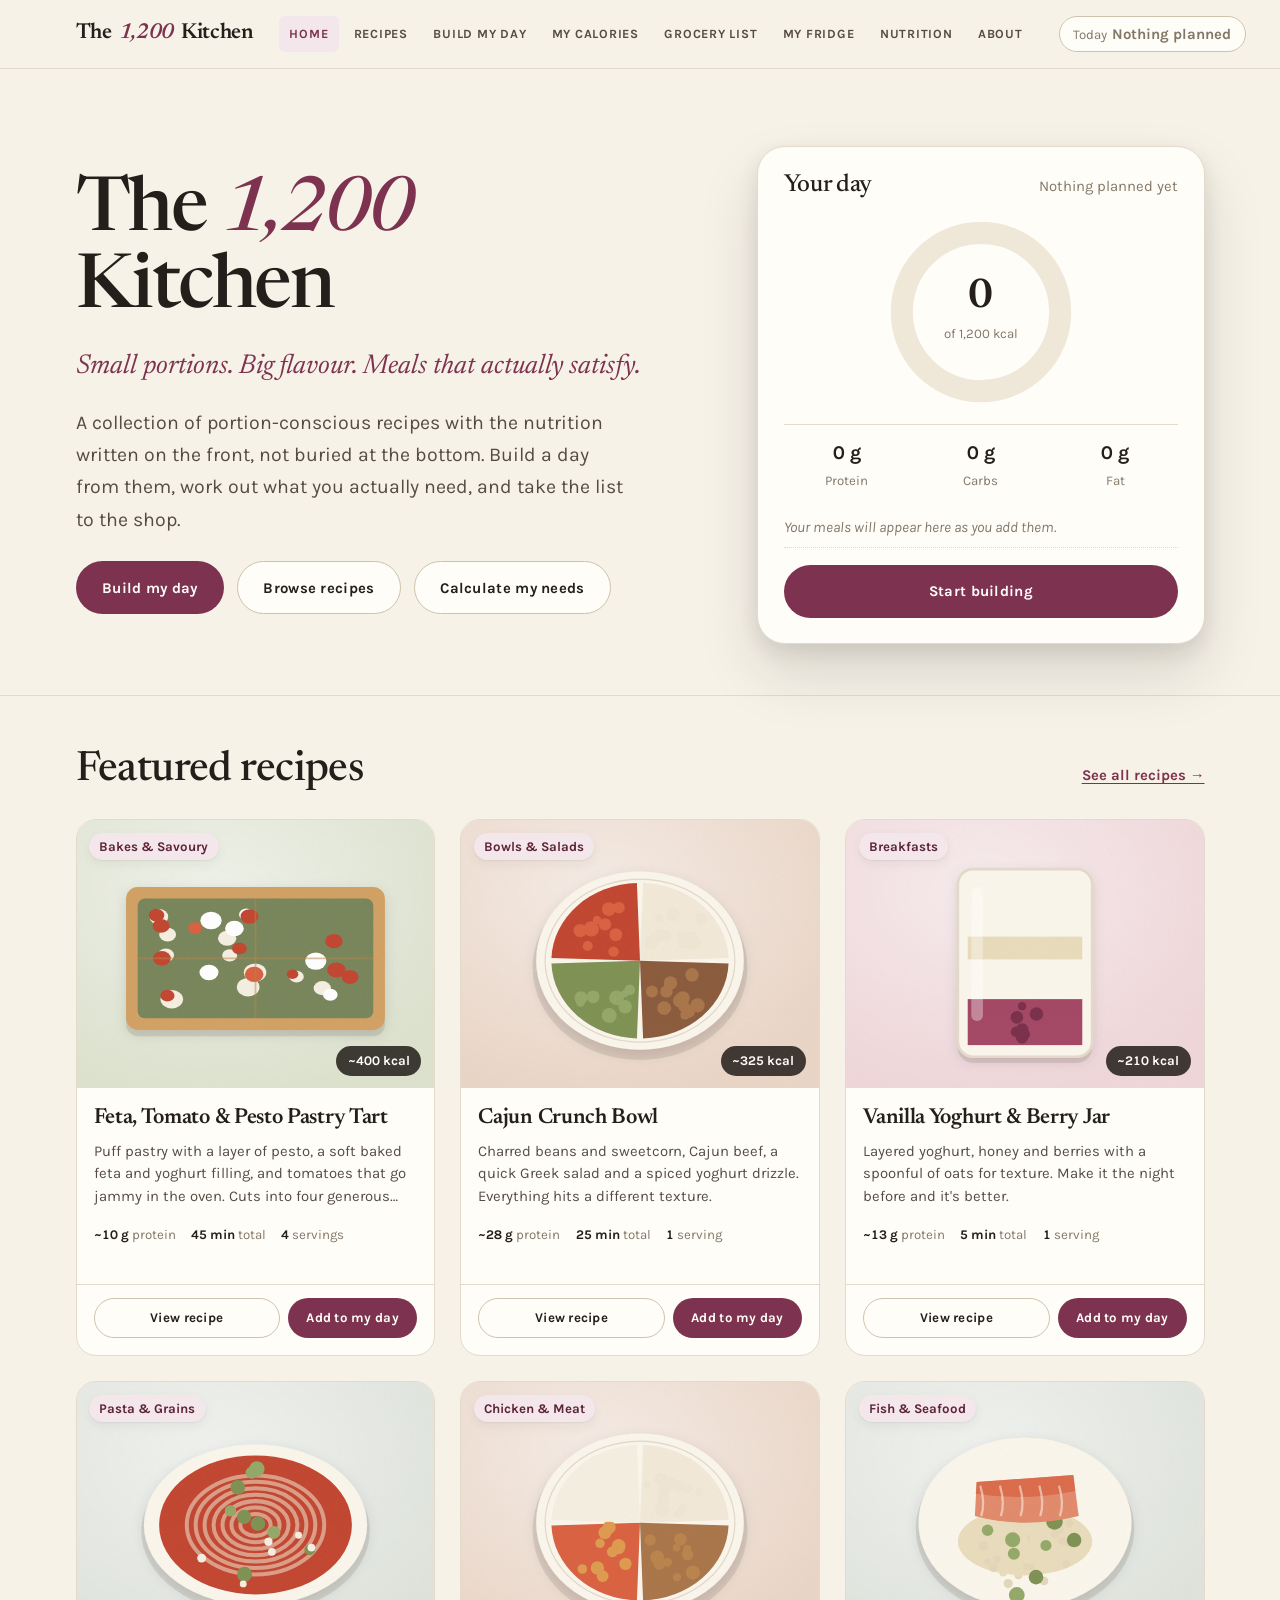
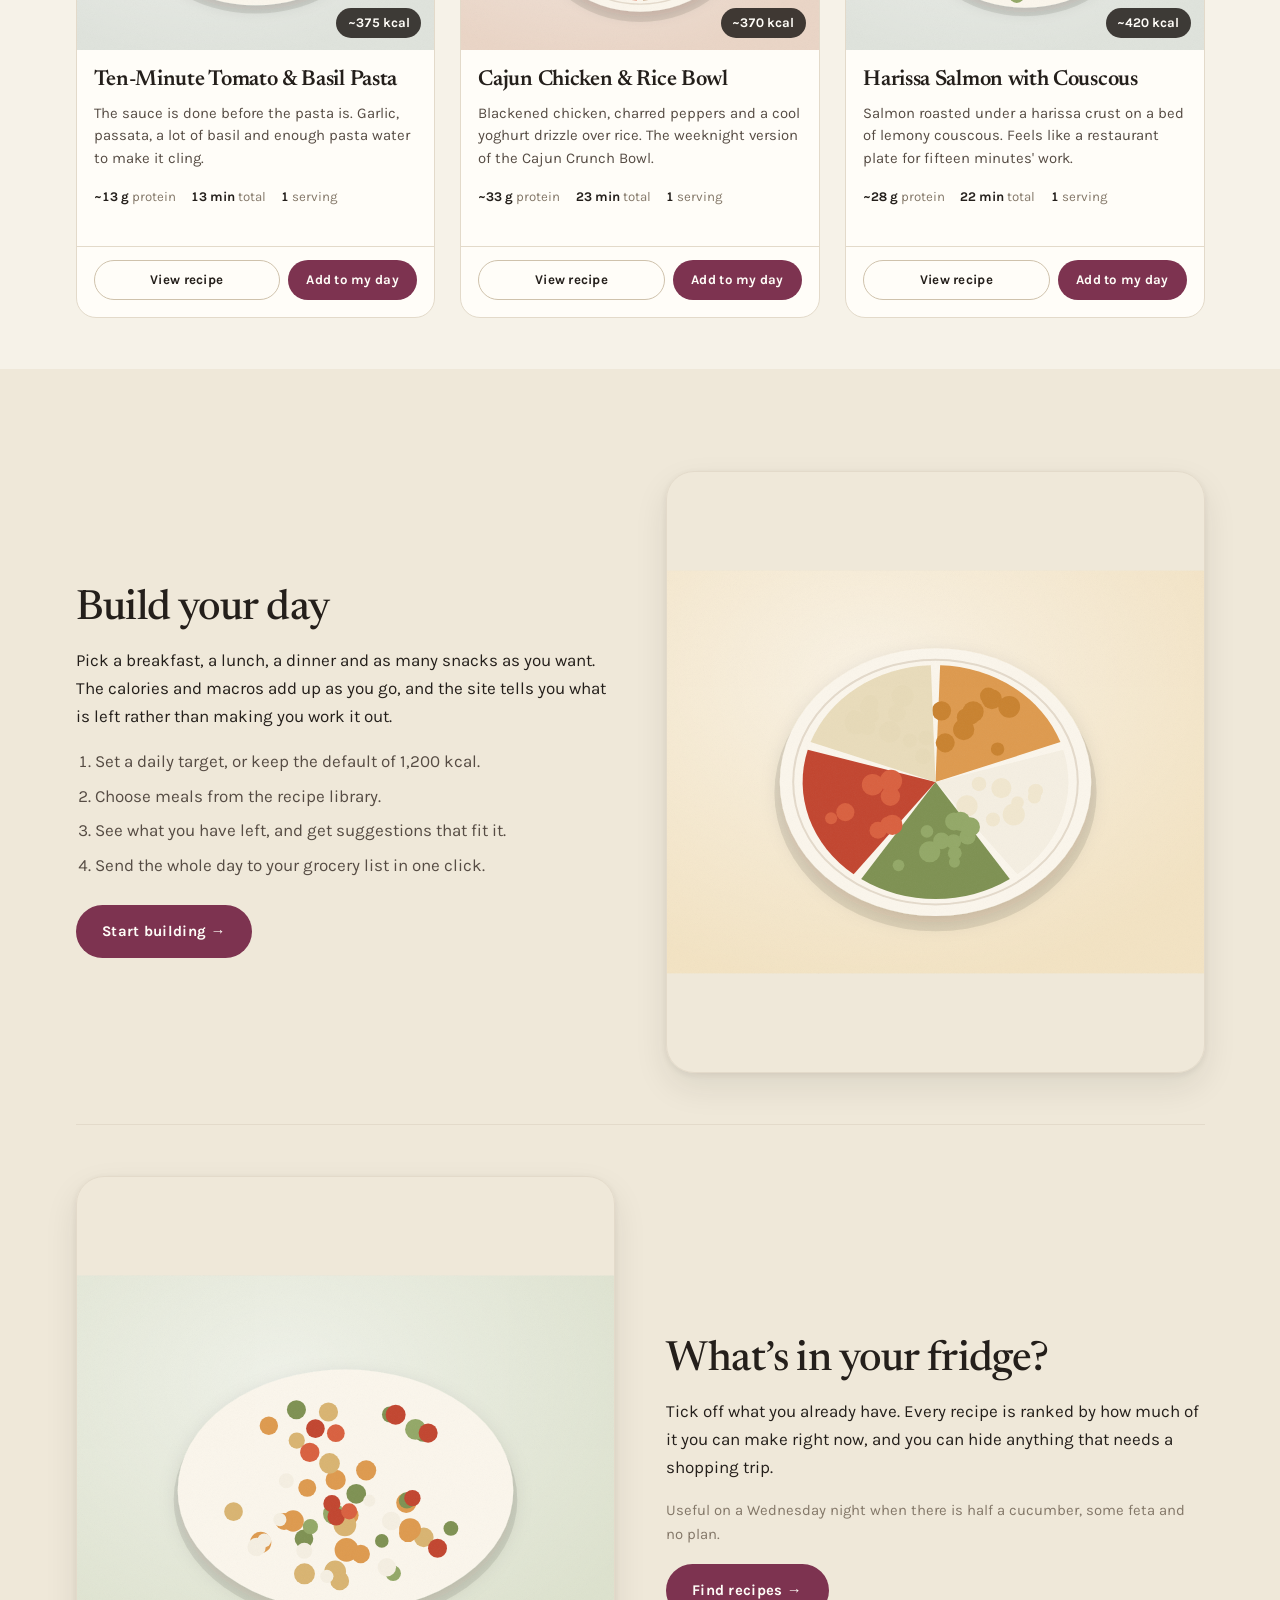
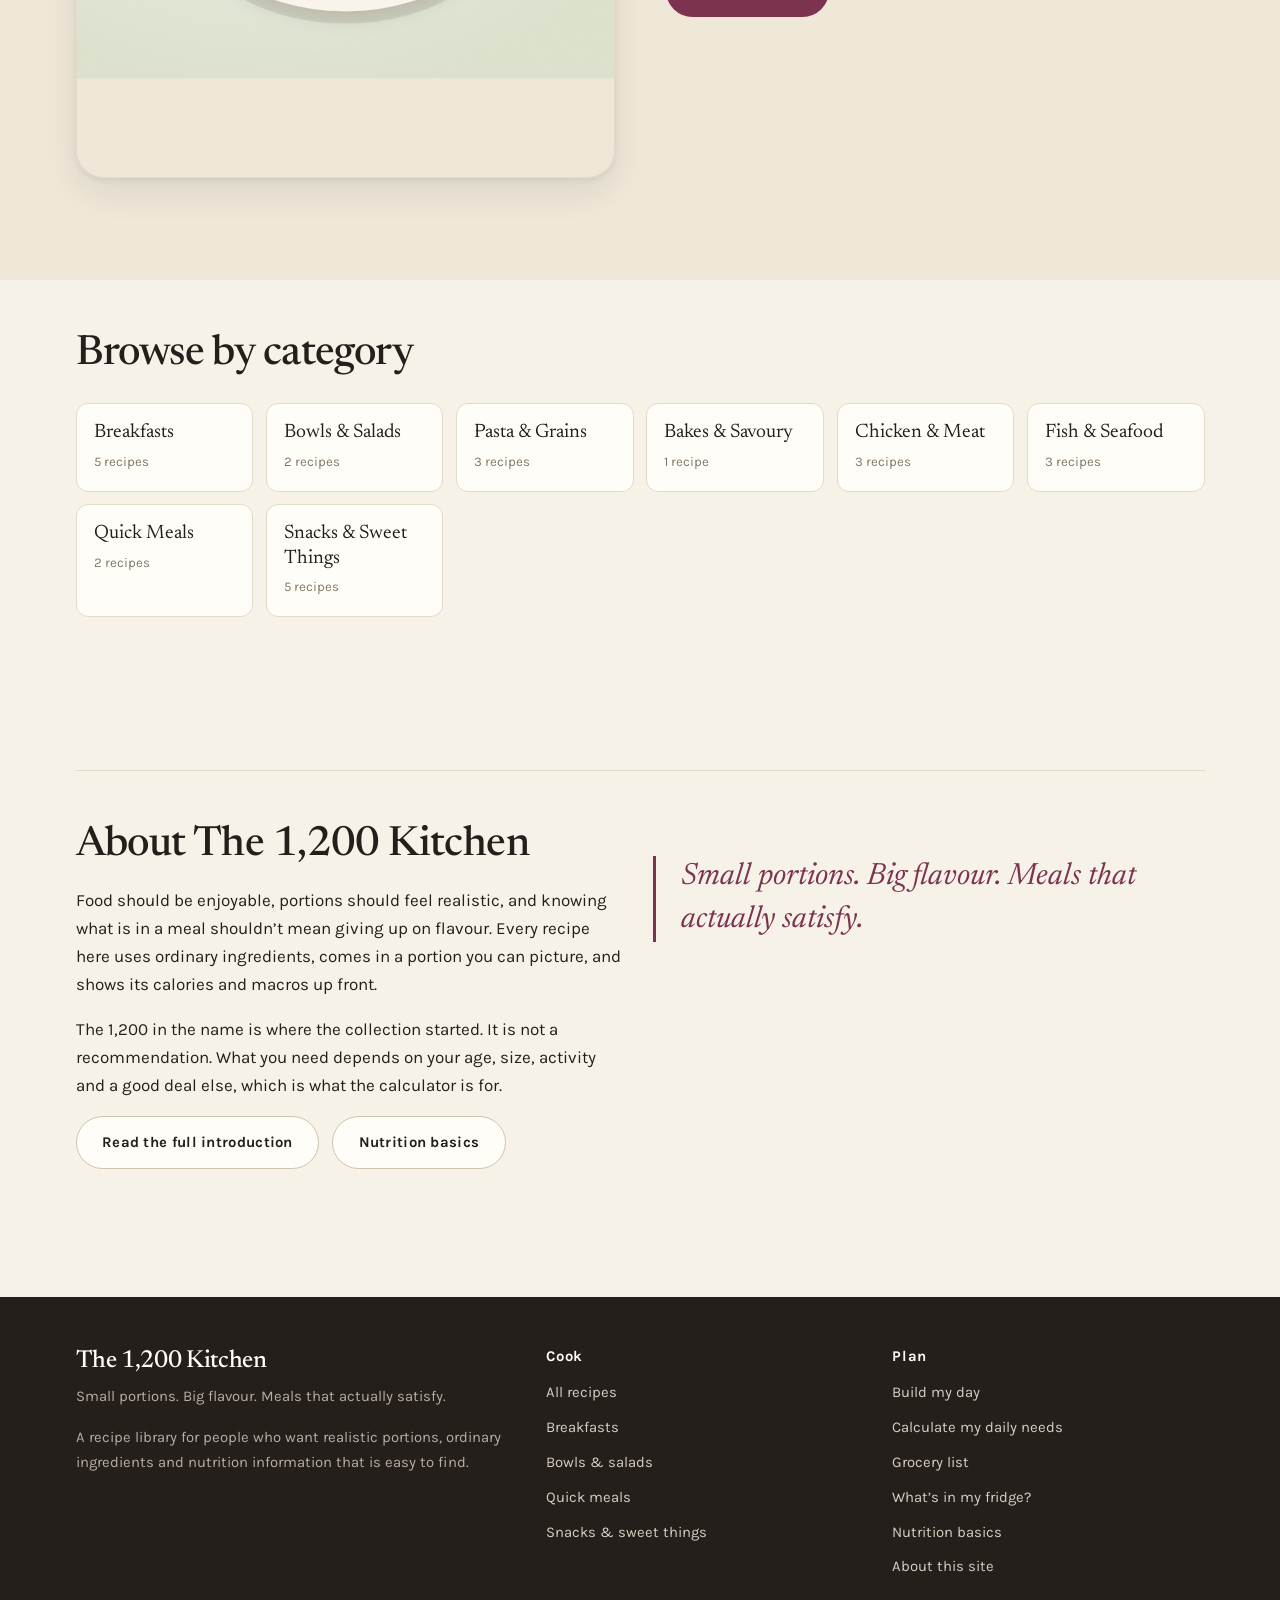
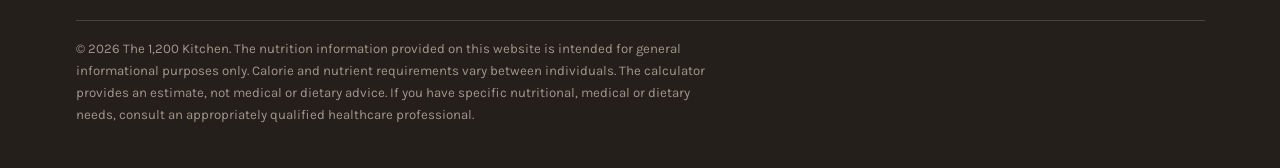
<file: index.html>
<!DOCTYPE html>
<html lang="en">
<head>
<meta charset="utf-8">
<meta name="viewport" content="width=device-width, initial-scale=1">
<title>The 1,200 Kitchen — Small portions. Big flavour.</title>
<meta name="description" content="A recipe library of realistic, portion-conscious meals with clear nutrition, plus tools to build your day, calculate your calorie needs and make a grocery list.">
<meta name="theme-color" content="#F6F2E8">
<meta property="og:title" content="The 1,200 Kitchen — Small portions. Big flavour.">
<meta property="og:description" content="A recipe library of realistic, portion-conscious meals with clear nutrition, plus tools to build your day, calculate your calorie needs and make a grocery list.">
<meta property="og:type" content="website">
<meta property="og:site_name" content="The 1,200 Kitchen">
<link rel="preconnect" href="https://fonts.googleapis.com">
<link rel="preconnect" href="https://fonts.gstatic.com" crossorigin>
<link href="https://fonts.googleapis.com/css2?family=Karla:ital,wght@0,400;0,600;0,700;1,400&family=Newsreader:ital,opsz,wght@0,6..72,400;0,6..72,500;0,6..72,600;1,6..72,400;1,6..72,500&display=swap" rel="stylesheet">
<link rel="stylesheet" href="css/style.css">
<link rel="icon" href="data:image/svg+xml,<svg xmlns='http://www.w3.org/2000/svg' viewBox='0 0 32 32'><rect width='32' height='32' rx='7' fill='%237D3350'/><text x='16' y='23' font-family='Georgia,serif' font-size='19' fill='%23FFFDF8' text-anchor='middle'>K</text></svg>">

</head>
<body>
<a class="skip-link" href="#main">Skip to content</a>

<header class="site-header no-print">
  <div class="wrap header-inner">
    <a class="brand" href="index.html">
      The <span class="brand-figure">1,200</span> Kitchen
    </a>
    <button class="nav-toggle" type="button" aria-expanded="false" aria-controls="site-nav">
      <span class="bars" aria-hidden="true"><span></span><span></span><span></span></span>
      Menu
    </button>
    <nav class="site-nav" id="site-nav" aria-label="Main">
      <ul class="nav-list">
          <li><a href="index.html">Home</a></li>
          <li><a href="recipes.html">Recipes</a></li>
          <li><a href="build.html">Build my day</a></li>
          <li><a href="calculator.html">My calories</a></li>
          <li><a href="grocery.html">Grocery list</a></li>
          <li><a href="fridge.html">My fridge</a></li>
          <li><a href="nutrition.html">Nutrition</a></li>
          <li><a href="about.html">About</a></li>
      </ul>
    </nav>
    <a class="day-chip" href="build.html"><span class="chip-label">Today</span><span>&mdash;</span></a>
  </div>
</header>

<main id="main">

<section class="hero">
  <div class="wrap hero-grid">
    <div>
      <h1 class="hero-title">The <span class="hero-numeral">1,200</span><br>Kitchen</h1>
      <p class="hero-tagline">Small portions. Big flavour. Meals that actually satisfy.</p>
      <p class="hero-copy">A collection of portion-conscious recipes with the nutrition
        written on the front, not buried at the bottom. Build a day from them, work out
        what you actually need, and take the list to the shop.</p>
      <div class="btn-row">
        <a class="btn btn-primary" href="build.html">Build my day</a>
        <a class="btn btn-secondary" href="recipes.html">Browse recipes</a>
        <a class="btn btn-secondary" href="calculator.html">Calculate my needs</a>
      </div>
    </div>

    <div class="day-panel" id="home-day-panel">
      <div class="day-panel-head">
        <h2>Your day</h2>
        <span class="small js-panel-status">Nothing planned yet</span>
      </div>
      <div class="dial">
        <div class="dial-wrap">
          <svg viewBox="0 0 120 120" aria-hidden="true" focusable="false">
            <circle class="dial-track" cx="60" cy="60" r="50"></circle>
            <circle class="dial-fill" id="home-dial" cx="60" cy="60" r="50"
                    stroke-dasharray="314" stroke-dashoffset="314"></circle>
          </svg>
          <div class="dial-centre">
            <span class="dial-kcal" id="home-dial-kcal">0</span>
            <span class="dial-of" id="home-dial-of">of 1,200 kcal</span>
          </div>
        </div>
      </div>
      <div class="macro-row">
        <div><span class="macro-value" id="home-protein">0 g</span><span class="macro-label">Protein</span></div>
        <div><span class="macro-value" id="home-carbs">0 g</span><span class="macro-label">Carbs</span></div>
        <div><span class="macro-value" id="home-fat">0 g</span><span class="macro-label">Fat</span></div>
      </div>
      <ul class="day-panel-list" id="home-day-list"></ul>
      <a class="btn btn-primary btn-block" href="build.html" id="home-day-cta">Start building</a>
    </div>
  </div>
</section>

<section class="wrap">
  <div class="section-head">
    <h2>Featured recipes</h2>
    <a class="section-link" href="recipes.html">See all recipes &rarr;</a>
  </div>
  <div class="grid grid-cards" id="featured-grid"></div>
</section>

<section class="band">
  <div class="wrap">
    <div class="feature">
      <div>
        <h2>Build your day</h2>
        <p>Pick a breakfast, a lunch, a dinner and as many snacks as you want.
          The calories and macros add up as you go, and the site tells you what
          is left rather than making you work it out.</p>
        <ol class="feature-steps">
          <li>Set a daily target, or keep the default of 1,200 kcal.</li>
          <li>Choose meals from the recipe library.</li>
          <li>See what you have left, and get suggestions that fit it.</li>
          <li>Send the whole day to your grocery list in one click.</li>
        </ol>
        <a class="btn btn-primary" href="build.html">Start building &rarr;</a>
      </div>
      <div class="feature-media">
        <img src="images/golden-hour-bowl.svg" width="800" height="600"
             alt="A bowl of roasted sweet potato, grilled halloumi, crispy chickpeas and salad">
      </div>
    </div>

    <div class="feature is-flipped">
      <div>
        <h2>What&rsquo;s in your fridge?</h2>
        <p>Tick off what you already have. Every recipe is ranked by how much of
          it you can make right now, and you can hide anything that needs a
          shopping trip.</p>
        <p class="muted small">Useful on a Wednesday night when there is half a
          cucumber, some feta and no plan.</p>
        <a class="btn btn-primary" href="fridge.html">Find recipes &rarr;</a>
      </div>
      <div class="feature-media">
        <img src="images/five-minute-chickpea-bowl.svg" width="800" height="600"
             alt="A bowl of chickpeas with diced cucumber, tomato and crumbled feta">
      </div>
    </div>
  </div>
</section>

<section class="wrap">
  <div class="section-head">
    <h2>Browse by category</h2>
  </div>
  <div class="cat-strip" id="category-strip"></div>
</section>

<section class="wrap">
  <hr class="rule">
  <div class="grid grid-2">
    <div>
      <h2>About The 1,200 Kitchen</h2>
      <p>Food should be enjoyable, portions should feel realistic, and knowing
        what is in a meal shouldn&rsquo;t mean giving up on flavour. Every recipe
        here uses ordinary ingredients, comes in a portion you can picture, and
        shows its calories and macros up front.</p>
      <p>The 1,200 in the name is where the collection started. It is not a
        recommendation. What you need depends on your age, size, activity and a
        good deal else, which is what the calculator is for.</p>
      <div class="btn-row">
        <a class="btn btn-secondary" href="about.html">Read the full introduction</a>
        <a class="btn btn-secondary" href="nutrition.html">Nutrition basics</a>
      </div>
    </div>
    <div>
      <p class="pull">Small portions. Big flavour. Meals that actually satisfy.</p>
    </div>
  </div>
</section>

</main>

<footer class="site-footer no-print">
  <div class="wrap">
    <div class="footer-grid">
      <div>
        <h2>The 1,200 Kitchen</h2>
        <p>Small portions. Big flavour. Meals that actually satisfy.</p>
        <p>A recipe library for people who want realistic portions, ordinary
           ingredients and nutrition information that is easy to find.</p>
      </div>
      <div>
        <h3>Cook</h3>
        <ul>
          <li><a href="recipes.html">All recipes</a></li>
          <li><a href="recipes.html?category=Breakfasts">Breakfasts</a></li>
          <li><a href="recipes.html?category=Bowls%20%26%20Salads">Bowls &amp; salads</a></li>
          <li><a href="recipes.html?category=Quick%20Meals">Quick meals</a></li>
          <li><a href="recipes.html?category=Snacks%20%26%20Sweet%20Things">Snacks &amp; sweet things</a></li>
        </ul>
      </div>
      <div>
        <h3>Plan</h3>
        <ul>
          <li><a href="build.html">Build my day</a></li>
          <li><a href="calculator.html">Calculate my daily needs</a></li>
          <li><a href="grocery.html">Grocery list</a></li>
          <li><a href="fridge.html">What&rsquo;s in my fridge?</a></li>
          <li><a href="nutrition.html">Nutrition basics</a></li>
          <li><a href="about.html">About this site</a></li>
        </ul>
      </div>
    </div>
    <div class="footer-base">
      <p>&copy; <span class="js-year">2026</span> The 1,200 Kitchen. The nutrition information provided on this website is intended for general informational purposes only. Calorie and nutrient requirements vary between individuals. The calculator provides an estimate, not medical or dietary advice. If you have specific nutritional, medical or dietary needs, consult an appropriately qualified healthcare professional.</p>
    </div>
  </div>
</footer>

<script src="js/recipes.js"></script>
<script src="js/app.js"></script>
<script src="js/home.js"></script>
</body>
</html>
</file>
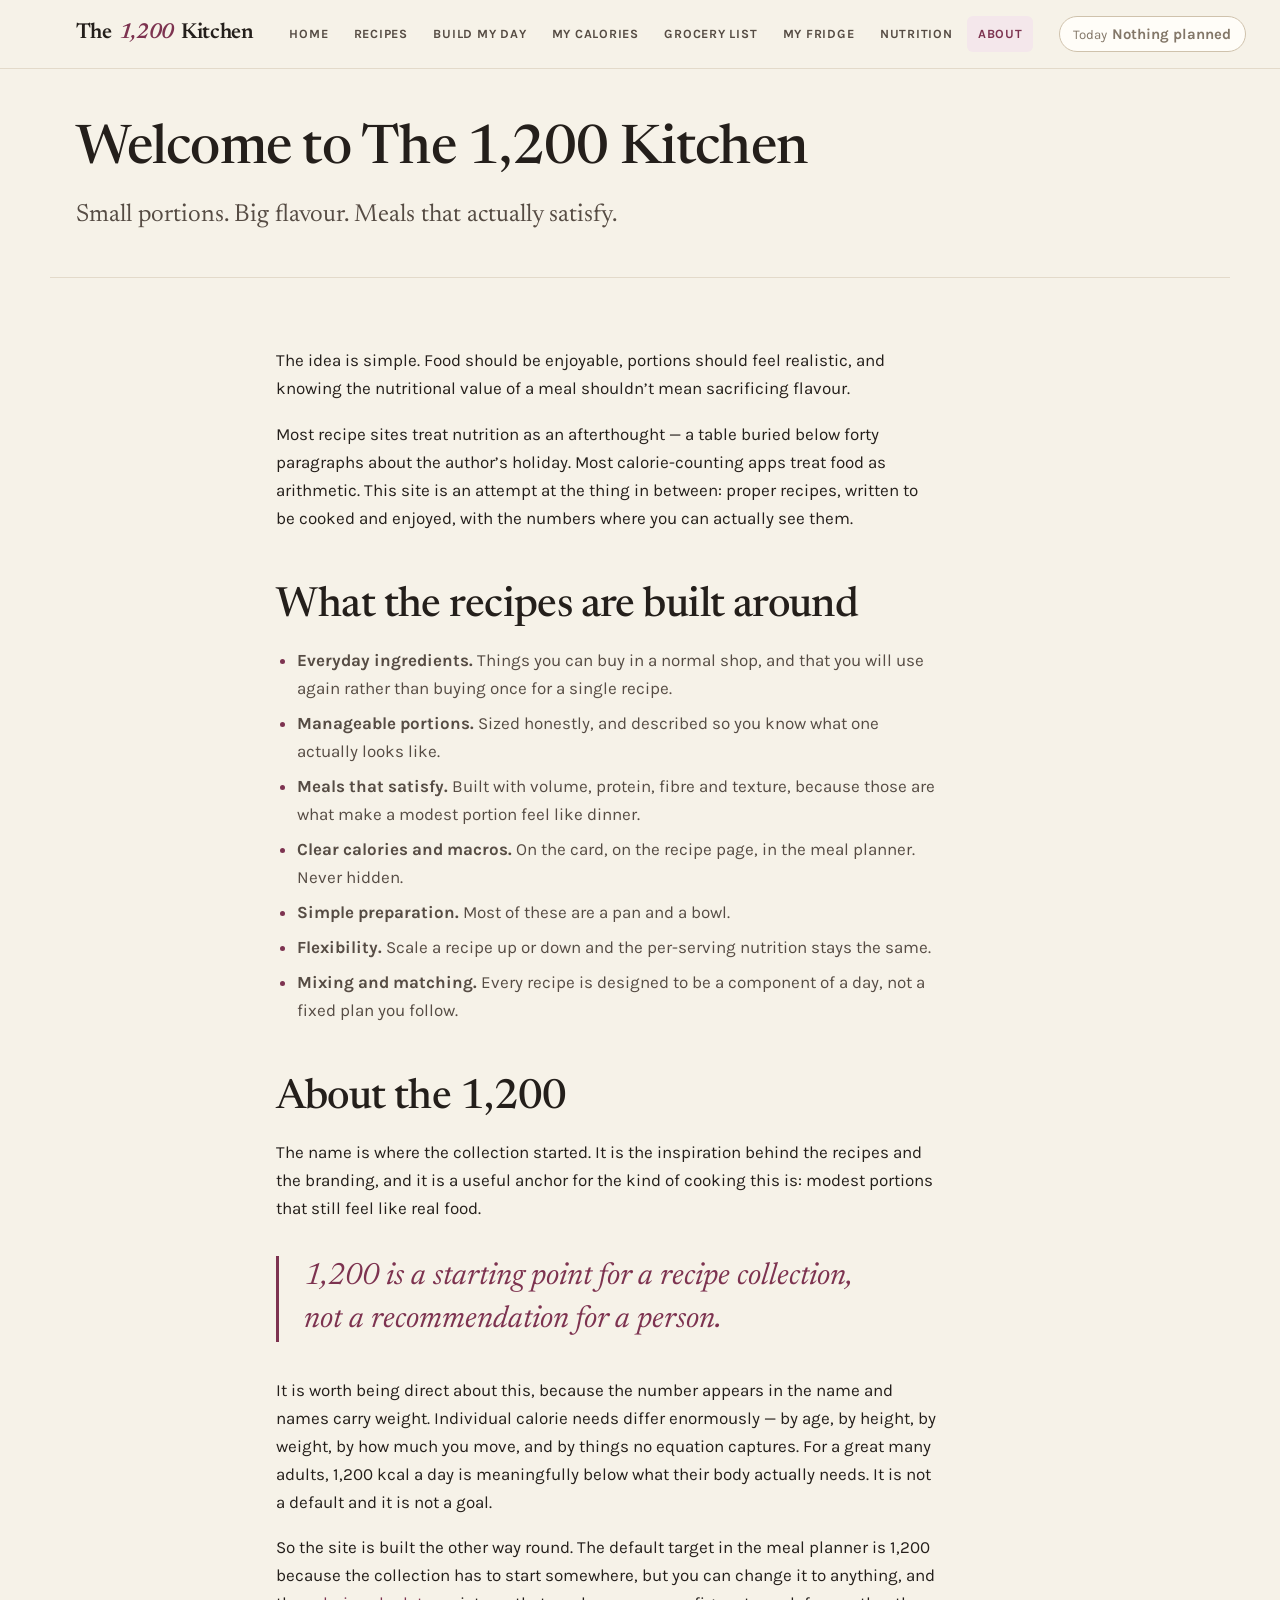
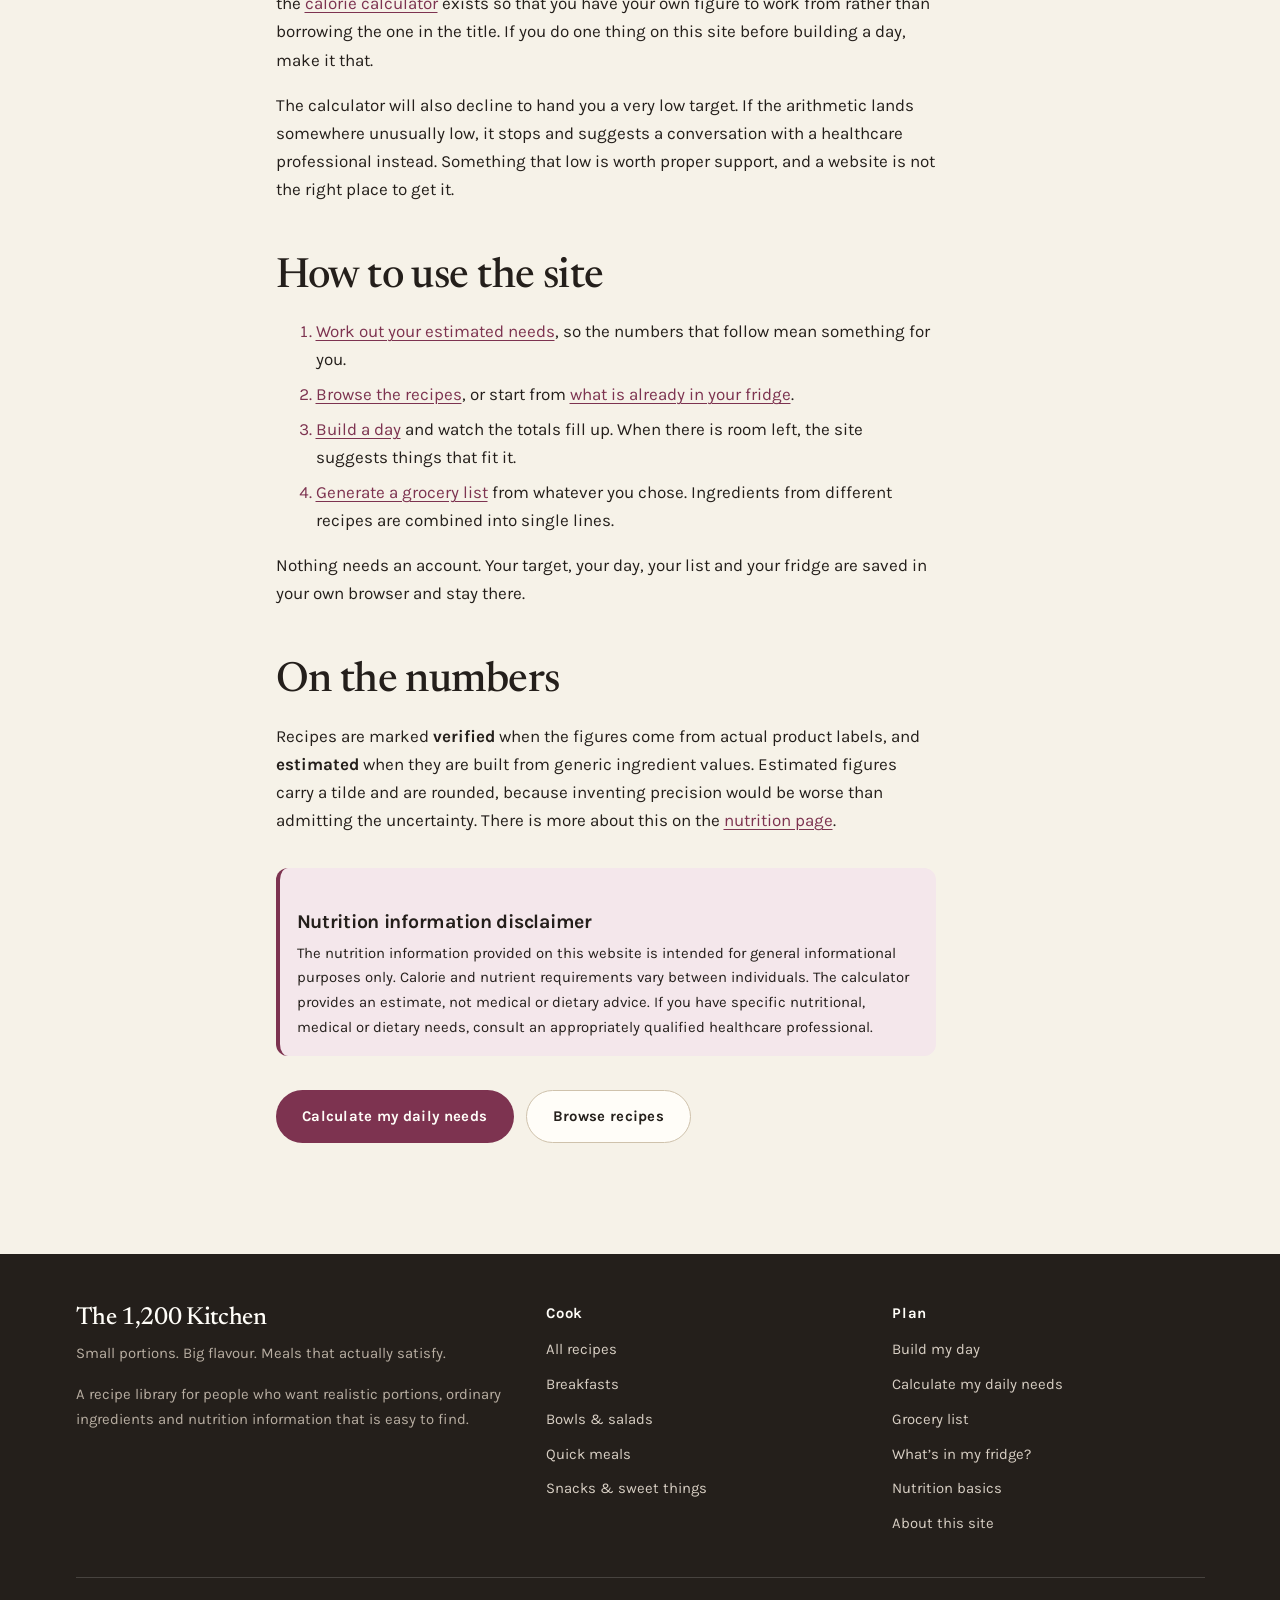
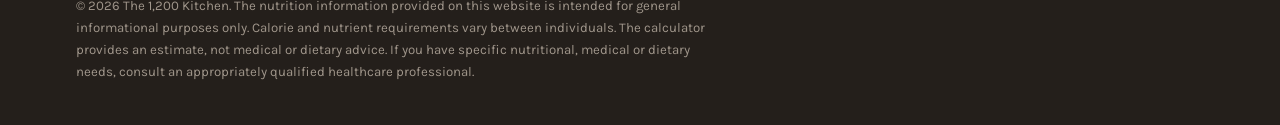
<file: about.html>
<!DOCTYPE html>
<html lang="en">
<head>
<meta charset="utf-8">
<meta name="viewport" content="width=device-width, initial-scale=1">
<title>About — The 1,200 Kitchen</title>
<meta name="description" content="The thinking behind The 1,200 Kitchen: realistic portions, everyday ingredients, clear nutrition, and why 1,200 is a starting point rather than a recommendation.">
<meta name="theme-color" content="#F6F2E8">
<meta property="og:title" content="About — The 1,200 Kitchen">
<meta property="og:description" content="The thinking behind The 1,200 Kitchen: realistic portions, everyday ingredients, clear nutrition, and why 1,200 is a starting point rather than a recommendation.">
<meta property="og:type" content="website">
<meta property="og:site_name" content="The 1,200 Kitchen">
<link rel="preconnect" href="https://fonts.googleapis.com">
<link rel="preconnect" href="https://fonts.gstatic.com" crossorigin>
<link href="https://fonts.googleapis.com/css2?family=Karla:ital,wght@0,400;0,600;0,700;1,400&family=Newsreader:ital,opsz,wght@0,6..72,400;0,6..72,500;0,6..72,600;1,6..72,400;1,6..72,500&display=swap" rel="stylesheet">
<link rel="stylesheet" href="css/style.css">
<link rel="icon" href="data:image/svg+xml,<svg xmlns='http://www.w3.org/2000/svg' viewBox='0 0 32 32'><rect width='32' height='32' rx='7' fill='%237D3350'/><text x='16' y='23' font-family='Georgia,serif' font-size='19' fill='%23FFFDF8' text-anchor='middle'>K</text></svg>">

</head>
<body>
<a class="skip-link" href="#main">Skip to content</a>

<header class="site-header no-print">
  <div class="wrap header-inner">
    <a class="brand" href="index.html">
      The <span class="brand-figure">1,200</span> Kitchen
    </a>
    <button class="nav-toggle" type="button" aria-expanded="false" aria-controls="site-nav">
      <span class="bars" aria-hidden="true"><span></span><span></span><span></span></span>
      Menu
    </button>
    <nav class="site-nav" id="site-nav" aria-label="Main">
      <ul class="nav-list">
          <li><a href="index.html">Home</a></li>
          <li><a href="recipes.html">Recipes</a></li>
          <li><a href="build.html">Build my day</a></li>
          <li><a href="calculator.html">My calories</a></li>
          <li><a href="grocery.html">Grocery list</a></li>
          <li><a href="fridge.html">My fridge</a></li>
          <li><a href="nutrition.html">Nutrition</a></li>
          <li><a href="about.html">About</a></li>
      </ul>
    </nav>
    <a class="day-chip" href="build.html"><span class="chip-label">Today</span><span>&mdash;</span></a>
  </div>
</header>

<main id="main">

<div class="wrap page-header">
  <h1>Welcome to The 1,200 Kitchen</h1>
  <p class="lead">Small portions. Big flavour. Meals that actually satisfy.</p>
</div>

<section class="wrap wrap-narrow tight">
  <div class="prose">
    <p>The idea is simple. Food should be enjoyable, portions should feel realistic, and
      knowing the nutritional value of a meal shouldn&rsquo;t mean sacrificing flavour.</p>

    <p>Most recipe sites treat nutrition as an afterthought &mdash; a table buried below
      forty paragraphs about the author&rsquo;s holiday. Most calorie-counting apps treat
      food as arithmetic. This site is an attempt at the thing in between: proper recipes,
      written to be cooked and enjoyed, with the numbers where you can actually see them.</p>

    <h2>What the recipes are built around</h2>
    <ul>
      <li><strong>Everyday ingredients.</strong> Things you can buy in a normal shop, and
        that you will use again rather than buying once for a single recipe.</li>
      <li><strong>Manageable portions.</strong> Sized honestly, and described so you know
        what one actually looks like.</li>
      <li><strong>Meals that satisfy.</strong> Built with volume, protein, fibre and
        texture, because those are what make a modest portion feel like dinner.</li>
      <li><strong>Clear calories and macros.</strong> On the card, on the recipe page, in
        the meal planner. Never hidden.</li>
      <li><strong>Simple preparation.</strong> Most of these are a pan and a bowl.</li>
      <li><strong>Flexibility.</strong> Scale a recipe up or down and the per-serving
        nutrition stays the same.</li>
      <li><strong>Mixing and matching.</strong> Every recipe is designed to be a component
        of a day, not a fixed plan you follow.</li>
    </ul>

    <h2>About the 1,200</h2>
    <p>The name is where the collection started. It is the inspiration behind the recipes
      and the branding, and it is a useful anchor for the kind of cooking this is: modest
      portions that still feel like real food.</p>

    <p class="pull">1,200 is a starting point for a recipe collection, not a
      recommendation for a person.</p>

    <p>It is worth being direct about this, because the number appears in the name and
      names carry weight. Individual calorie needs differ enormously &mdash; by age, by
      height, by weight, by how much you move, and by things no equation captures. For a
      great many adults, 1,200 kcal a day is meaningfully below what their body actually
      needs. It is not a default and it is not a goal.</p>

    <p>So the site is built the other way round. The default target in the meal planner
      is 1,200 because the collection has to start somewhere, but you can change it to
      anything, and the <a href="calculator.html">calorie calculator</a> exists so that
      you have your own figure to work from rather than borrowing the one in the title.
      If you do one thing on this site before building a day, make it that.</p>

    <p>The calculator will also decline to hand you a very low target. If the arithmetic
      lands somewhere unusually low, it stops and suggests a conversation with a
      healthcare professional instead. Something that low is worth proper support, and a
      website is not the right place to get it.</p>

    <h2>How to use the site</h2>
    <ol>
      <li><a href="calculator.html">Work out your estimated needs</a>, so the numbers
        that follow mean something for you.</li>
      <li><a href="recipes.html">Browse the recipes</a>, or start from
        <a href="fridge.html">what is already in your fridge</a>.</li>
      <li><a href="build.html">Build a day</a> and watch the totals fill up. When there
        is room left, the site suggests things that fit it.</li>
      <li><a href="grocery.html">Generate a grocery list</a> from whatever you chose.
        Ingredients from different recipes are combined into single lines.</li>
    </ol>
    <p>Nothing needs an account. Your target, your day, your list and your fridge are
      saved in your own browser and stay there.</p>

    <h2>On the numbers</h2>
    <p>Recipes are marked <strong>verified</strong> when the figures come from actual
      product labels, and <strong>estimated</strong> when they are built from generic
      ingredient values. Estimated figures carry a tilde and are rounded, because
      inventing precision would be worse than admitting the uncertainty. There is more
      about this on the <a href="nutrition.html">nutrition page</a>.</p>

    <div class="notice notice-care" style="margin-top:2rem">
      <h3>Nutrition information disclaimer</h3>
      <p>The nutrition information provided on this website is intended for general informational purposes only. Calorie and nutrient requirements vary between individuals. The calculator provides an estimate, not medical or dietary advice. If you have specific nutritional, medical or dietary needs, consult an appropriately qualified healthcare professional.</p>
    </div>

    <div class="btn-row" style="margin-top:2rem">
      <a class="btn btn-primary" href="calculator.html">Calculate my daily needs</a>
      <a class="btn btn-secondary" href="recipes.html">Browse recipes</a>
    </div>
  </div>
</section>

</main>

<footer class="site-footer no-print">
  <div class="wrap">
    <div class="footer-grid">
      <div>
        <h2>The 1,200 Kitchen</h2>
        <p>Small portions. Big flavour. Meals that actually satisfy.</p>
        <p>A recipe library for people who want realistic portions, ordinary
           ingredients and nutrition information that is easy to find.</p>
      </div>
      <div>
        <h3>Cook</h3>
        <ul>
          <li><a href="recipes.html">All recipes</a></li>
          <li><a href="recipes.html?category=Breakfasts">Breakfasts</a></li>
          <li><a href="recipes.html?category=Bowls%20%26%20Salads">Bowls &amp; salads</a></li>
          <li><a href="recipes.html?category=Quick%20Meals">Quick meals</a></li>
          <li><a href="recipes.html?category=Snacks%20%26%20Sweet%20Things">Snacks &amp; sweet things</a></li>
        </ul>
      </div>
      <div>
        <h3>Plan</h3>
        <ul>
          <li><a href="build.html">Build my day</a></li>
          <li><a href="calculator.html">Calculate my daily needs</a></li>
          <li><a href="grocery.html">Grocery list</a></li>
          <li><a href="fridge.html">What&rsquo;s in my fridge?</a></li>
          <li><a href="nutrition.html">Nutrition basics</a></li>
          <li><a href="about.html">About this site</a></li>
        </ul>
      </div>
    </div>
    <div class="footer-base">
      <p>&copy; <span class="js-year">2026</span> The 1,200 Kitchen. The nutrition information provided on this website is intended for general informational purposes only. Calorie and nutrient requirements vary between individuals. The calculator provides an estimate, not medical or dietary advice. If you have specific nutritional, medical or dietary needs, consult an appropriately qualified healthcare professional.</p>
    </div>
  </div>
</footer>

<script src="js/recipes.js"></script>
<script src="js/app.js"></script>

</body>
</html>
</file>
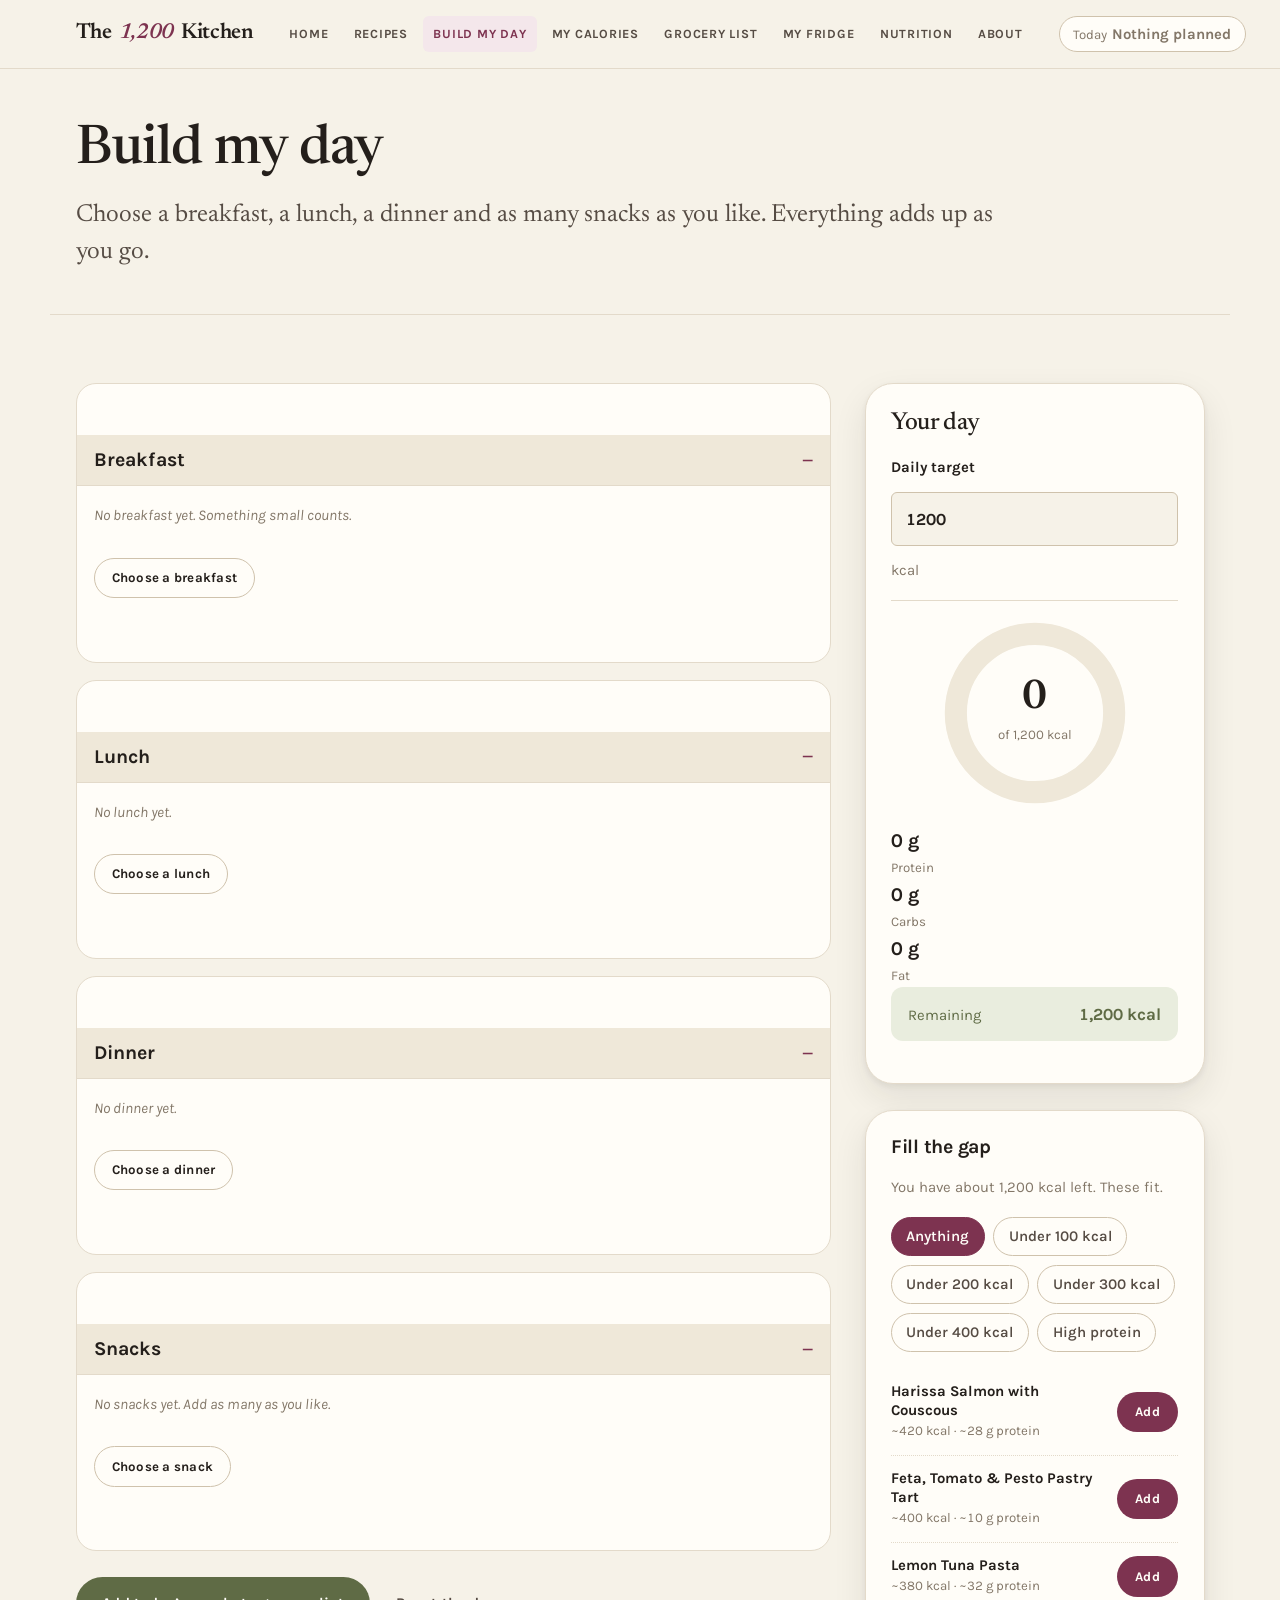
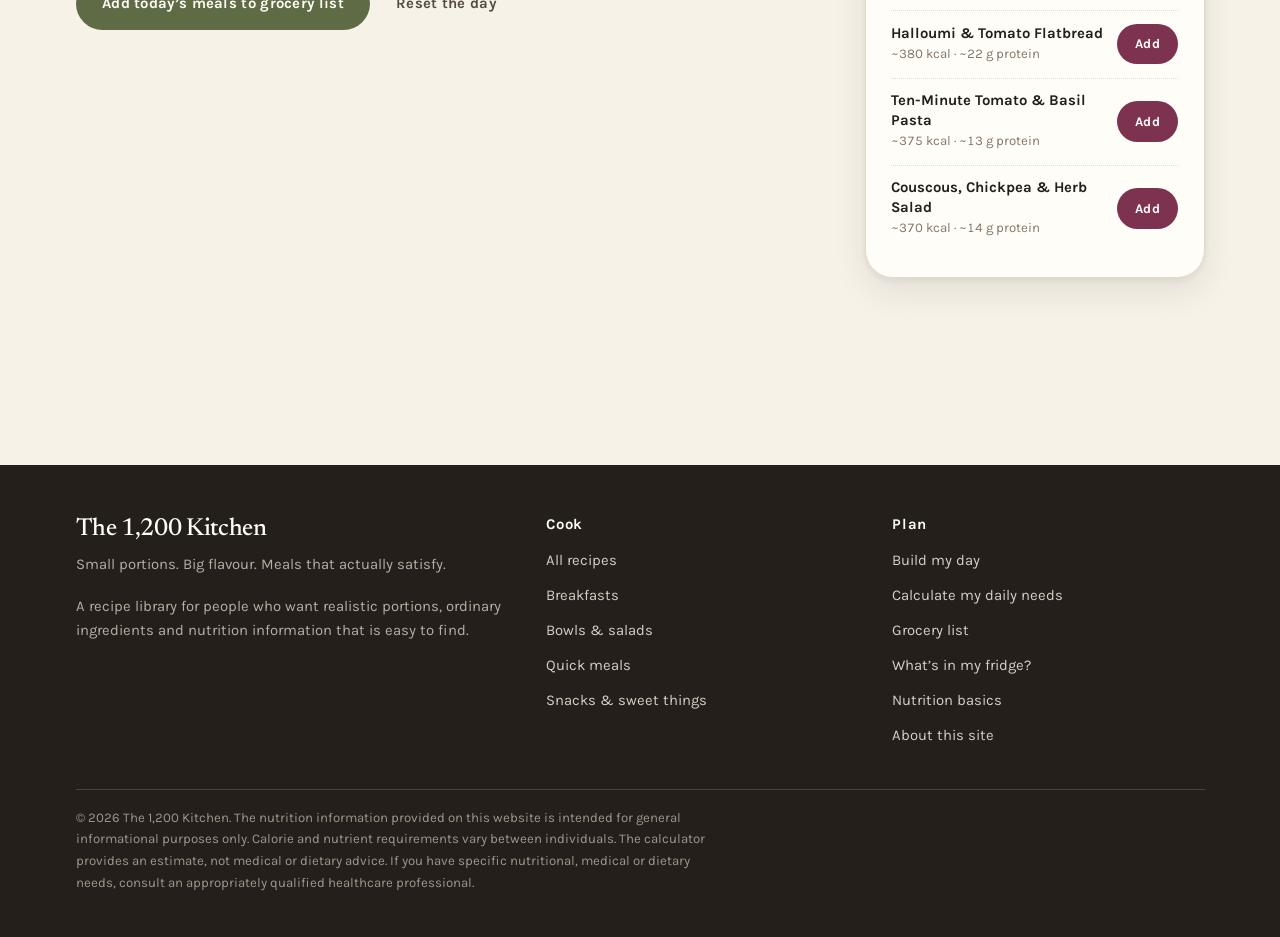
<file: build.html>
<!DOCTYPE html>
<html lang="en">
<head>
<meta charset="utf-8">
<meta name="viewport" content="width=device-width, initial-scale=1">
<title>Build my day — The 1,200 Kitchen</title>
<meta name="description" content="An interactive meal planner. Choose breakfast, lunch, dinner and snacks, set your own calorie target, and see the totals update as you build.">
<meta name="theme-color" content="#F6F2E8">
<meta property="og:title" content="Build my day — The 1,200 Kitchen">
<meta property="og:description" content="An interactive meal planner. Choose breakfast, lunch, dinner and snacks, set your own calorie target, and see the totals update as you build.">
<meta property="og:type" content="website">
<meta property="og:site_name" content="The 1,200 Kitchen">
<link rel="preconnect" href="https://fonts.googleapis.com">
<link rel="preconnect" href="https://fonts.gstatic.com" crossorigin>
<link href="https://fonts.googleapis.com/css2?family=Karla:ital,wght@0,400;0,600;0,700;1,400&family=Newsreader:ital,opsz,wght@0,6..72,400;0,6..72,500;0,6..72,600;1,6..72,400;1,6..72,500&display=swap" rel="stylesheet">
<link rel="stylesheet" href="css/style.css">
<link rel="icon" href="data:image/svg+xml,<svg xmlns='http://www.w3.org/2000/svg' viewBox='0 0 32 32'><rect width='32' height='32' rx='7' fill='%237D3350'/><text x='16' y='23' font-family='Georgia,serif' font-size='19' fill='%23FFFDF8' text-anchor='middle'>K</text></svg>">

</head>
<body>
<a class="skip-link" href="#main">Skip to content</a>

<header class="site-header no-print">
  <div class="wrap header-inner">
    <a class="brand" href="index.html">
      The <span class="brand-figure">1,200</span> Kitchen
    </a>
    <button class="nav-toggle" type="button" aria-expanded="false" aria-controls="site-nav">
      <span class="bars" aria-hidden="true"><span></span><span></span><span></span></span>
      Menu
    </button>
    <nav class="site-nav" id="site-nav" aria-label="Main">
      <ul class="nav-list">
          <li><a href="index.html">Home</a></li>
          <li><a href="recipes.html">Recipes</a></li>
          <li><a href="build.html">Build my day</a></li>
          <li><a href="calculator.html">My calories</a></li>
          <li><a href="grocery.html">Grocery list</a></li>
          <li><a href="fridge.html">My fridge</a></li>
          <li><a href="nutrition.html">Nutrition</a></li>
          <li><a href="about.html">About</a></li>
      </ul>
    </nav>
    <a class="day-chip" href="build.html"><span class="chip-label">Today</span><span>&mdash;</span></a>
  </div>
</header>

<main id="main">

<div class="wrap page-header">
  <h1>Build my day</h1>
  <p class="lead">Choose a breakfast, a lunch, a dinner and as many snacks as you like.
    Everything adds up as you go.</p>
</div>

<section class="wrap tight">
  <div class="build-layout">
    <div>
      <div id="slots"></div>
      <div class="btn-row" style="margin-top:1.5rem">
        <button type="button" class="btn btn-olive" id="day-to-grocery">Add today&rsquo;s meals to grocery list</button>
        <button type="button" class="btn btn-ghost" id="reset-day">Reset the day</button>
      </div>
    </div>

    <aside class="build-summary" aria-label="Day summary">
      <div class="summary-card">
        <h2>Your day</h2>

        <div class="target-field">
          <label for="target-input">Daily target</label>
          <input type="number" id="target-input" min="800" max="6000" step="10" inputmode="numeric">
          <span class="small muted">kcal</span>
        </div>

        <div class="dial">
          <div class="dial-wrap">
            <svg viewBox="0 0 120 120" aria-hidden="true" focusable="false">
              <circle class="dial-track" cx="60" cy="60" r="50"></circle>
              <circle class="dial-fill" id="build-dial" cx="60" cy="60" r="50"
                      stroke-dasharray="314" stroke-dashoffset="314"></circle>
            </svg>
            <div class="dial-centre">
              <span class="dial-kcal" id="build-kcal">0</span>
              <span class="dial-of" id="build-of">of 1,200 kcal</span>
            </div>
          </div>
        </div>

        <p class="visually-hidden" role="status" aria-live="polite" id="build-live"></p>

        <div class="macro-row">
          <div><span class="macro-value" id="build-protein">0 g</span><span class="macro-label">Protein</span></div>
          <div><span class="macro-value" id="build-carbs">0 g</span><span class="macro-label">Carbs</span></div>
          <div><span class="macro-value" id="build-fat">0 g</span><span class="macro-label">Fat</span></div>
        </div>

        <div class="remaining-line" id="remaining-line">
          <span class="remaining-label">Remaining</span>
          <span id="remaining-value">1,200 kcal</span>
        </div>
      </div>

      <div class="summary-card" style="margin-top:1.5rem" id="suggestions-card">
        <h2 style="font-size:1.15rem;font-family:var(--sans);font-weight:700">Fill the gap</h2>
        <p class="small muted" id="suggestions-intro"></p>
        <div class="chip-set" id="suggestion-filters" style="margin-bottom:1rem"></div>
        <ul class="suggestion-list" id="suggestions"></ul>
      </div>
    </aside>
  </div>
</section>

</main>

<footer class="site-footer no-print">
  <div class="wrap">
    <div class="footer-grid">
      <div>
        <h2>The 1,200 Kitchen</h2>
        <p>Small portions. Big flavour. Meals that actually satisfy.</p>
        <p>A recipe library for people who want realistic portions, ordinary
           ingredients and nutrition information that is easy to find.</p>
      </div>
      <div>
        <h3>Cook</h3>
        <ul>
          <li><a href="recipes.html">All recipes</a></li>
          <li><a href="recipes.html?category=Breakfasts">Breakfasts</a></li>
          <li><a href="recipes.html?category=Bowls%20%26%20Salads">Bowls &amp; salads</a></li>
          <li><a href="recipes.html?category=Quick%20Meals">Quick meals</a></li>
          <li><a href="recipes.html?category=Snacks%20%26%20Sweet%20Things">Snacks &amp; sweet things</a></li>
        </ul>
      </div>
      <div>
        <h3>Plan</h3>
        <ul>
          <li><a href="build.html">Build my day</a></li>
          <li><a href="calculator.html">Calculate my daily needs</a></li>
          <li><a href="grocery.html">Grocery list</a></li>
          <li><a href="fridge.html">What&rsquo;s in my fridge?</a></li>
          <li><a href="nutrition.html">Nutrition basics</a></li>
          <li><a href="about.html">About this site</a></li>
        </ul>
      </div>
    </div>
    <div class="footer-base">
      <p>&copy; <span class="js-year">2026</span> The 1,200 Kitchen. The nutrition information provided on this website is intended for general informational purposes only. Calorie and nutrient requirements vary between individuals. The calculator provides an estimate, not medical or dietary advice. If you have specific nutritional, medical or dietary needs, consult an appropriately qualified healthcare professional.</p>
    </div>
  </div>
</footer>

<script src="js/recipes.js"></script>
<script src="js/app.js"></script>
<script src="js/build.js"></script>
</body>
</html>
</file>
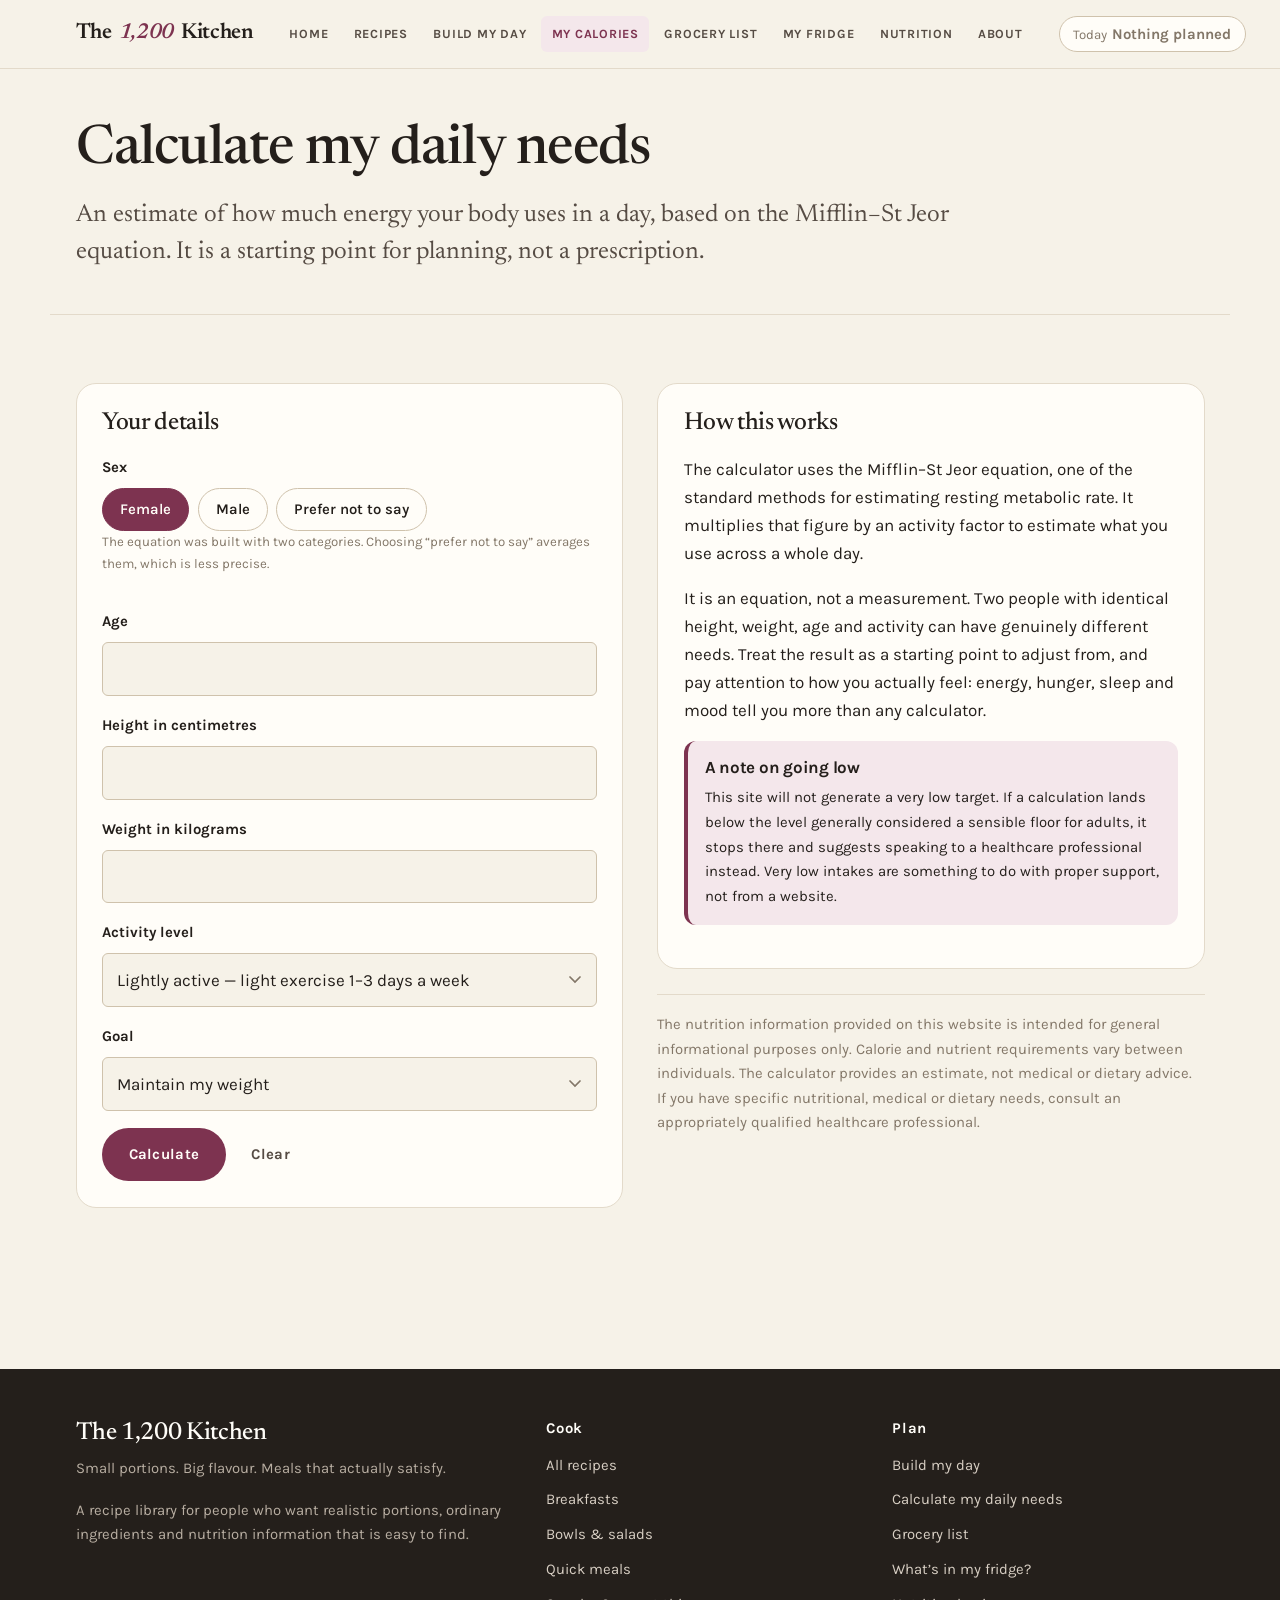
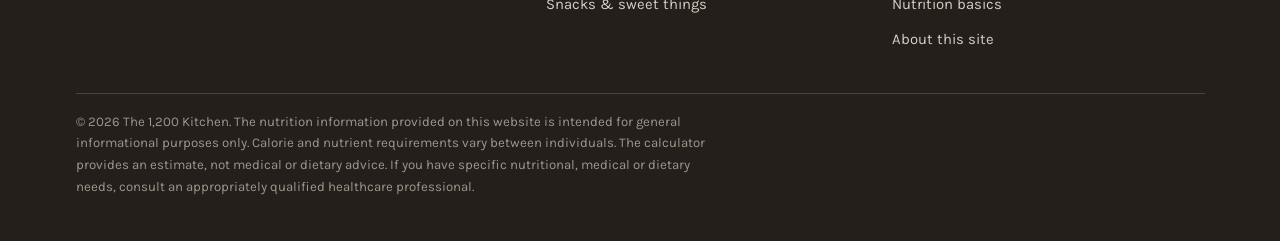
<file: calculator.html>
<!DOCTYPE html>
<html lang="en">
<head>
<meta charset="utf-8">
<meta name="viewport" content="width=device-width, initial-scale=1">
<title>Calculate my daily needs — The 1,200 Kitchen</title>
<meta name="description" content="Estimate your resting metabolic rate and daily calorie needs using the Mifflin-St Jeor equation, then use the result as your meal-planning target.">
<meta name="theme-color" content="#F6F2E8">
<meta property="og:title" content="Calculate my daily needs — The 1,200 Kitchen">
<meta property="og:description" content="Estimate your resting metabolic rate and daily calorie needs using the Mifflin-St Jeor equation, then use the result as your meal-planning target.">
<meta property="og:type" content="website">
<meta property="og:site_name" content="The 1,200 Kitchen">
<link rel="preconnect" href="https://fonts.googleapis.com">
<link rel="preconnect" href="https://fonts.gstatic.com" crossorigin>
<link href="https://fonts.googleapis.com/css2?family=Karla:ital,wght@0,400;0,600;0,700;1,400&family=Newsreader:ital,opsz,wght@0,6..72,400;0,6..72,500;0,6..72,600;1,6..72,400;1,6..72,500&display=swap" rel="stylesheet">
<link rel="stylesheet" href="css/style.css">
<link rel="icon" href="data:image/svg+xml,<svg xmlns='http://www.w3.org/2000/svg' viewBox='0 0 32 32'><rect width='32' height='32' rx='7' fill='%237D3350'/><text x='16' y='23' font-family='Georgia,serif' font-size='19' fill='%23FFFDF8' text-anchor='middle'>K</text></svg>">

</head>
<body>
<a class="skip-link" href="#main">Skip to content</a>

<header class="site-header no-print">
  <div class="wrap header-inner">
    <a class="brand" href="index.html">
      The <span class="brand-figure">1,200</span> Kitchen
    </a>
    <button class="nav-toggle" type="button" aria-expanded="false" aria-controls="site-nav">
      <span class="bars" aria-hidden="true"><span></span><span></span><span></span></span>
      Menu
    </button>
    <nav class="site-nav" id="site-nav" aria-label="Main">
      <ul class="nav-list">
          <li><a href="index.html">Home</a></li>
          <li><a href="recipes.html">Recipes</a></li>
          <li><a href="build.html">Build my day</a></li>
          <li><a href="calculator.html">My calories</a></li>
          <li><a href="grocery.html">Grocery list</a></li>
          <li><a href="fridge.html">My fridge</a></li>
          <li><a href="nutrition.html">Nutrition</a></li>
          <li><a href="about.html">About</a></li>
      </ul>
    </nav>
    <a class="day-chip" href="build.html"><span class="chip-label">Today</span><span>&mdash;</span></a>
  </div>
</header>

<main id="main">

<div class="wrap page-header">
  <h1>Calculate my daily needs</h1>
  <p class="lead">An estimate of how much energy your body uses in a day, based on the
    Mifflin&ndash;St Jeor equation. It is a starting point for planning, not a prescription.</p>
</div>

<section class="wrap tight">
  <div class="calc-layout">
    <form class="panel" id="calc-form" novalidate>
      <h2>Your details</h2>

      <fieldset>
        <legend>Sex</legend>
        <div class="radio-set">
          <label class="radio-pill"><input type="radio" name="sex" value="female" checked><span>Female</span></label>
          <label class="radio-pill"><input type="radio" name="sex" value="male"><span>Male</span></label>
          <label class="radio-pill"><input type="radio" name="sex" value="unspecified"><span>Prefer not to say</span></label>
        </div>
        <p class="field-hint">The equation was built with two categories. Choosing
          &ldquo;prefer not to say&rdquo; averages them, which is less precise.</p>
      </fieldset>

      <div class="field">
        <label for="age">Age</label>
        <input type="number" id="age" min="16" max="100" step="1" inputmode="numeric"
               aria-describedby="age-error">
        <p class="field-error" id="age-error" role="alert"></p>
      </div>

      <div class="field">
        <label for="height">Height in centimetres</label>
        <input type="number" id="height" min="120" max="230" step="1" inputmode="numeric"
               aria-describedby="height-error">
        <p class="field-error" id="height-error" role="alert"></p>
      </div>

      <div class="field">
        <label for="weight">Weight in kilograms</label>
        <input type="number" id="weight" min="35" max="300" step="0.1" inputmode="decimal"
               aria-describedby="weight-error">
        <p class="field-error" id="weight-error" role="alert"></p>
      </div>

      <div class="field">
        <label for="activity">Activity level</label>
        <select id="activity">
          <option value="1.2">Sedentary &mdash; desk job, little exercise</option>
          <option value="1.375" selected>Lightly active &mdash; light exercise 1&ndash;3 days a week</option>
          <option value="1.55">Moderately active &mdash; exercise 3&ndash;5 days a week</option>
          <option value="1.725">Very active &mdash; hard exercise 6&ndash;7 days a week</option>
          <option value="1.9">Extremely active &mdash; physical job or twice-daily training</option>
        </select>
      </div>

      <div class="field">
        <label for="goal">Goal</label>
        <select id="goal">
          <option value="maintain" selected>Maintain my weight</option>
          <option value="lose">Lose weight gradually</option>
          <option value="gain">Gain weight gradually</option>
        </select>
      </div>

      <div class="btn-row">
        <button type="submit" class="btn btn-primary">Calculate</button>
        <button type="button" class="btn btn-ghost" id="calc-reset">Clear</button>
      </div>
    </form>

    <div>
      <div class="panel" id="calc-results" hidden>
        <h2>Your estimate</h2>

        <div class="result-figure">
          <h3>Resting energy needs (BMR)</h3>
          <span class="stat-figure" id="r-bmr">&mdash;</span>
          <p>What your body uses at complete rest, keeping you breathing, warm and thinking.</p>
        </div>

        <div class="result-figure">
          <h3>Estimated maintenance</h3>
          <span class="stat-figure" id="r-tdee">&mdash;</span>
          <p>Resting needs plus your activity. Roughly what keeps your weight steady.</p>
        </div>

        <div class="result-figure">
          <h3>Suggested range</h3>
          <span class="stat-figure" id="r-range">&mdash;</span>
          <p id="r-range-note">A range rather than a single figure, because no equation
            can know your body exactly.</p>
        </div>

        <div id="calc-notices"></div>

        <div class="btn-row" style="margin-top:1.5rem">
          <button type="button" class="btn btn-primary" id="use-target">Use this as my planning target</button>
          <a class="btn btn-secondary" href="build.html">Go to Build my day</a>
        </div>
        <p class="small muted" style="margin-top:.75rem">You can change your target by hand
          at any time on the Build my day page.</p>
      </div>

      <div class="panel" id="calc-placeholder">
        <h2>How this works</h2>
        <p>The calculator uses the Mifflin&ndash;St Jeor equation, one of the standard
          methods for estimating resting metabolic rate. It multiplies that figure by an
          activity factor to estimate what you use across a whole day.</p>
        <p>It is an equation, not a measurement. Two people with identical height, weight,
          age and activity can have genuinely different needs. Treat the result as a
          starting point to adjust from, and pay attention to how you actually feel:
          energy, hunger, sleep and mood tell you more than any calculator.</p>
        <div class="notice notice-care">
          <h3>A note on going low</h3>
          <p>This site will not generate a very low target. If a calculation lands below
            the level generally considered a sensible floor for adults, it stops there and
            suggests speaking to a healthcare professional instead. Very low intakes are
            something to do with proper support, not from a website.</p>
        </div>
      </div>

      <div class="disclaimer">
        <p>The nutrition information provided on this website is intended for general informational purposes only. Calorie and nutrient requirements vary between individuals. The calculator provides an estimate, not medical or dietary advice. If you have specific nutritional, medical or dietary needs, consult an appropriately qualified healthcare professional.</p>
      </div>
    </div>
  </div>
</section>

</main>

<footer class="site-footer no-print">
  <div class="wrap">
    <div class="footer-grid">
      <div>
        <h2>The 1,200 Kitchen</h2>
        <p>Small portions. Big flavour. Meals that actually satisfy.</p>
        <p>A recipe library for people who want realistic portions, ordinary
           ingredients and nutrition information that is easy to find.</p>
      </div>
      <div>
        <h3>Cook</h3>
        <ul>
          <li><a href="recipes.html">All recipes</a></li>
          <li><a href="recipes.html?category=Breakfasts">Breakfasts</a></li>
          <li><a href="recipes.html?category=Bowls%20%26%20Salads">Bowls &amp; salads</a></li>
          <li><a href="recipes.html?category=Quick%20Meals">Quick meals</a></li>
          <li><a href="recipes.html?category=Snacks%20%26%20Sweet%20Things">Snacks &amp; sweet things</a></li>
        </ul>
      </div>
      <div>
        <h3>Plan</h3>
        <ul>
          <li><a href="build.html">Build my day</a></li>
          <li><a href="calculator.html">Calculate my daily needs</a></li>
          <li><a href="grocery.html">Grocery list</a></li>
          <li><a href="fridge.html">What&rsquo;s in my fridge?</a></li>
          <li><a href="nutrition.html">Nutrition basics</a></li>
          <li><a href="about.html">About this site</a></li>
        </ul>
      </div>
    </div>
    <div class="footer-base">
      <p>&copy; <span class="js-year">2026</span> The 1,200 Kitchen. The nutrition information provided on this website is intended for general informational purposes only. Calorie and nutrient requirements vary between individuals. The calculator provides an estimate, not medical or dietary advice. If you have specific nutritional, medical or dietary needs, consult an appropriately qualified healthcare professional.</p>
    </div>
  </div>
</footer>

<script src="js/recipes.js"></script>
<script src="js/app.js"></script>
<script src="js/calculator.js"></script>
</body>
</html>
</file>
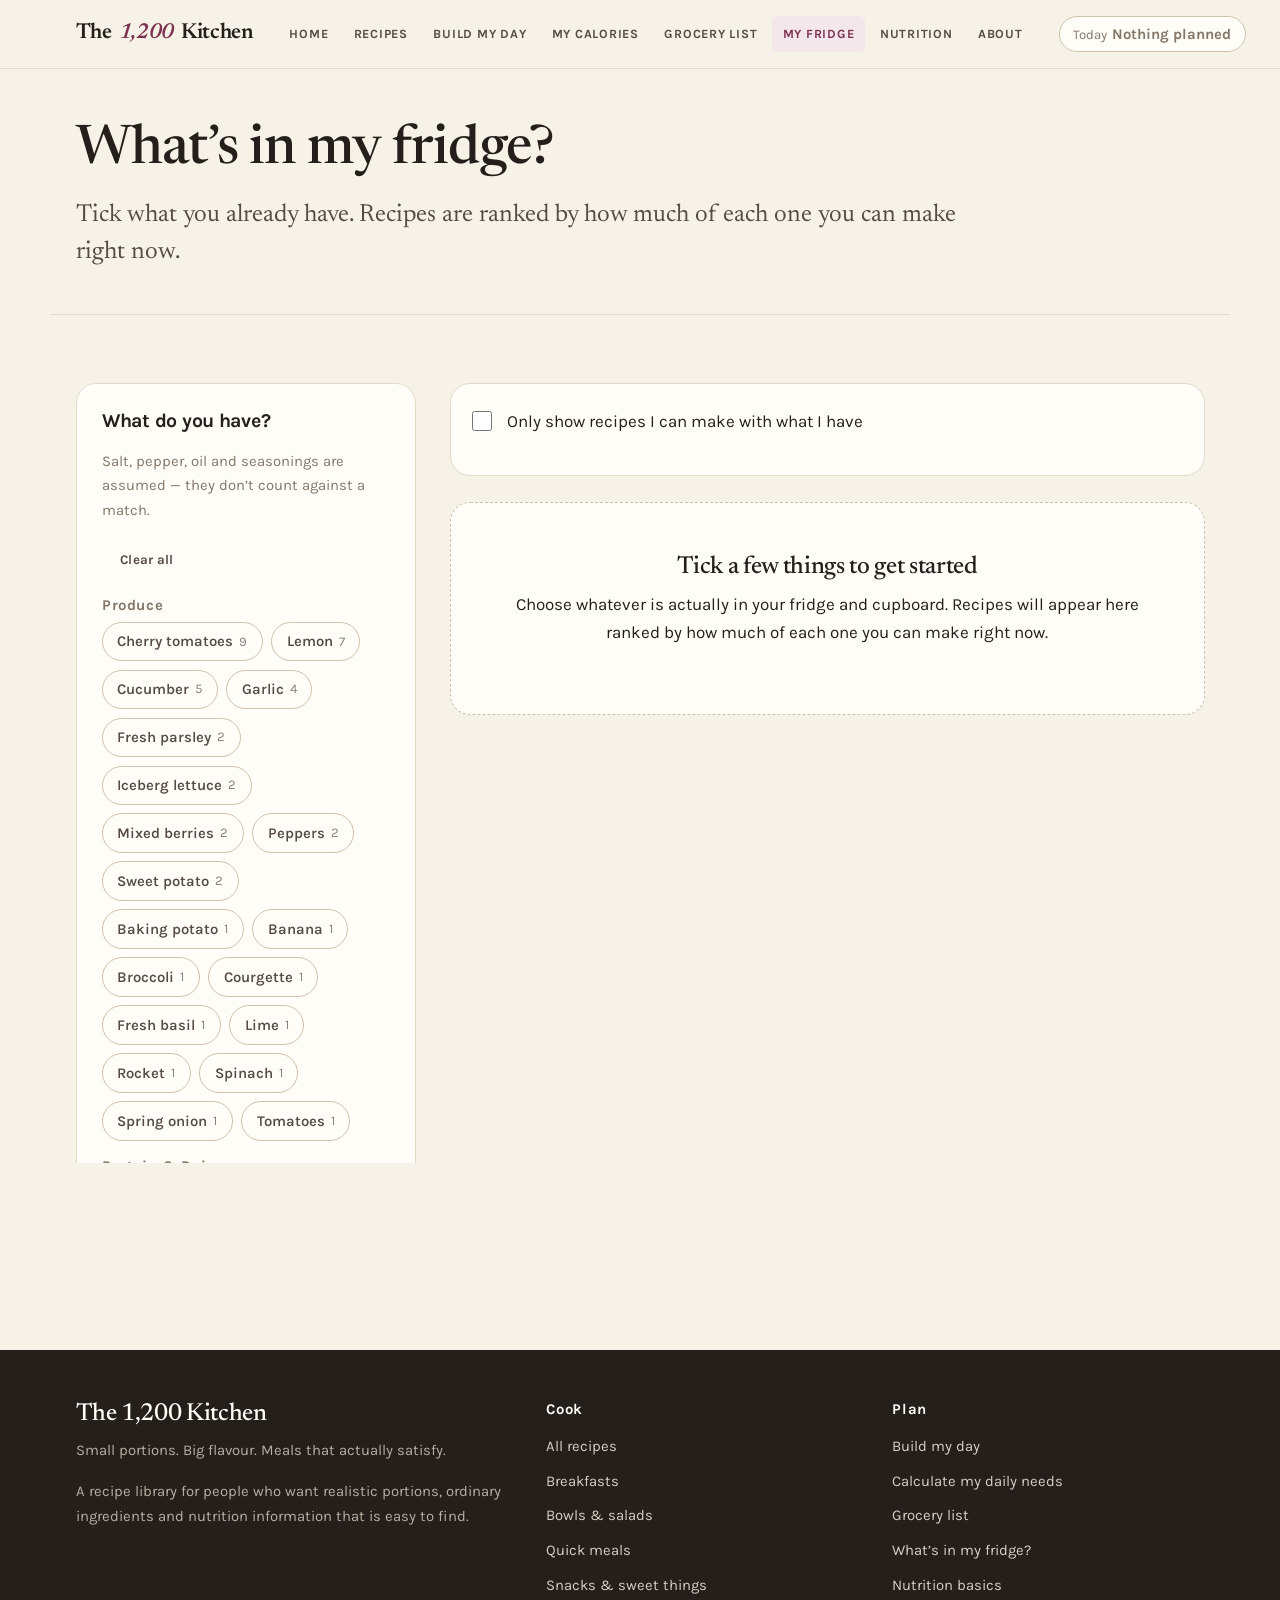
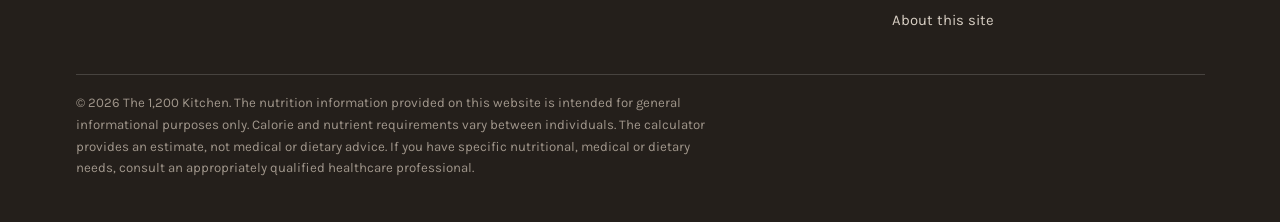
<file: fridge.html>
<!DOCTYPE html>
<html lang="en">
<head>
<meta charset="utf-8">
<meta name="viewport" content="width=device-width, initial-scale=1">
<title>What's in my fridge? — The 1,200 Kitchen</title>
<meta name="description" content="Select the ingredients you already have and see which recipes you can make, ranked by how closely each one matches.">
<meta name="theme-color" content="#F6F2E8">
<meta property="og:title" content="What's in my fridge? — The 1,200 Kitchen">
<meta property="og:description" content="Select the ingredients you already have and see which recipes you can make, ranked by how closely each one matches.">
<meta property="og:type" content="website">
<meta property="og:site_name" content="The 1,200 Kitchen">
<link rel="preconnect" href="https://fonts.googleapis.com">
<link rel="preconnect" href="https://fonts.gstatic.com" crossorigin>
<link href="https://fonts.googleapis.com/css2?family=Karla:ital,wght@0,400;0,600;0,700;1,400&family=Newsreader:ital,opsz,wght@0,6..72,400;0,6..72,500;0,6..72,600;1,6..72,400;1,6..72,500&display=swap" rel="stylesheet">
<link rel="stylesheet" href="css/style.css">
<link rel="icon" href="data:image/svg+xml,<svg xmlns='http://www.w3.org/2000/svg' viewBox='0 0 32 32'><rect width='32' height='32' rx='7' fill='%237D3350'/><text x='16' y='23' font-family='Georgia,serif' font-size='19' fill='%23FFFDF8' text-anchor='middle'>K</text></svg>">

</head>
<body>
<a class="skip-link" href="#main">Skip to content</a>

<header class="site-header no-print">
  <div class="wrap header-inner">
    <a class="brand" href="index.html">
      The <span class="brand-figure">1,200</span> Kitchen
    </a>
    <button class="nav-toggle" type="button" aria-expanded="false" aria-controls="site-nav">
      <span class="bars" aria-hidden="true"><span></span><span></span><span></span></span>
      Menu
    </button>
    <nav class="site-nav" id="site-nav" aria-label="Main">
      <ul class="nav-list">
          <li><a href="index.html">Home</a></li>
          <li><a href="recipes.html">Recipes</a></li>
          <li><a href="build.html">Build my day</a></li>
          <li><a href="calculator.html">My calories</a></li>
          <li><a href="grocery.html">Grocery list</a></li>
          <li><a href="fridge.html">My fridge</a></li>
          <li><a href="nutrition.html">Nutrition</a></li>
          <li><a href="about.html">About</a></li>
      </ul>
    </nav>
    <a class="day-chip" href="build.html"><span class="chip-label">Today</span><span>&mdash;</span></a>
  </div>
</header>

<main id="main">

<div class="wrap page-header">
  <h1>What&rsquo;s in my fridge?</h1>
  <p class="lead">Tick what you already have. Recipes are ranked by how much of each one
    you can make right now.</p>
</div>

<section class="wrap tight">
  <div class="fridge-layout">
    <aside class="fridge-picker" aria-label="Choose your ingredients">
      <div class="panel">
        <h2 style="font-size:1.15rem;font-family:var(--sans);font-weight:700">What do you have?</h2>
        <p class="small muted">Salt, pepper, oil and seasonings are assumed &mdash; they
          don&rsquo;t count against a match.</p>
        <div class="btn-row no-print" style="margin-bottom:1rem">
          <button type="button" class="btn btn-ghost btn-sm" id="fridge-clear">Clear all</button>
        </div>
        <div id="fridge-groups"></div>
      </div>
    </aside>

    <div>
      <div class="filter-bar">
        <div class="checkbox-row">
          <input type="checkbox" id="only-complete">
          <label for="only-complete">Only show recipes I can make with what I have</label>
        </div>
        <p class="result-count" id="fridge-count" role="status" aria-live="polite"></p>
      </div>
      <div class="grid grid-cards" id="fridge-results"></div>
    </div>
  </div>
</section>

</main>

<footer class="site-footer no-print">
  <div class="wrap">
    <div class="footer-grid">
      <div>
        <h2>The 1,200 Kitchen</h2>
        <p>Small portions. Big flavour. Meals that actually satisfy.</p>
        <p>A recipe library for people who want realistic portions, ordinary
           ingredients and nutrition information that is easy to find.</p>
      </div>
      <div>
        <h3>Cook</h3>
        <ul>
          <li><a href="recipes.html">All recipes</a></li>
          <li><a href="recipes.html?category=Breakfasts">Breakfasts</a></li>
          <li><a href="recipes.html?category=Bowls%20%26%20Salads">Bowls &amp; salads</a></li>
          <li><a href="recipes.html?category=Quick%20Meals">Quick meals</a></li>
          <li><a href="recipes.html?category=Snacks%20%26%20Sweet%20Things">Snacks &amp; sweet things</a></li>
        </ul>
      </div>
      <div>
        <h3>Plan</h3>
        <ul>
          <li><a href="build.html">Build my day</a></li>
          <li><a href="calculator.html">Calculate my daily needs</a></li>
          <li><a href="grocery.html">Grocery list</a></li>
          <li><a href="fridge.html">What&rsquo;s in my fridge?</a></li>
          <li><a href="nutrition.html">Nutrition basics</a></li>
          <li><a href="about.html">About this site</a></li>
        </ul>
      </div>
    </div>
    <div class="footer-base">
      <p>&copy; <span class="js-year">2026</span> The 1,200 Kitchen. The nutrition information provided on this website is intended for general informational purposes only. Calorie and nutrient requirements vary between individuals. The calculator provides an estimate, not medical or dietary advice. If you have specific nutritional, medical or dietary needs, consult an appropriately qualified healthcare professional.</p>
    </div>
  </div>
</footer>

<script src="js/recipes.js"></script>
<script src="js/app.js"></script>
<script src="js/fridge.js"></script>
</body>
</html>
</file>
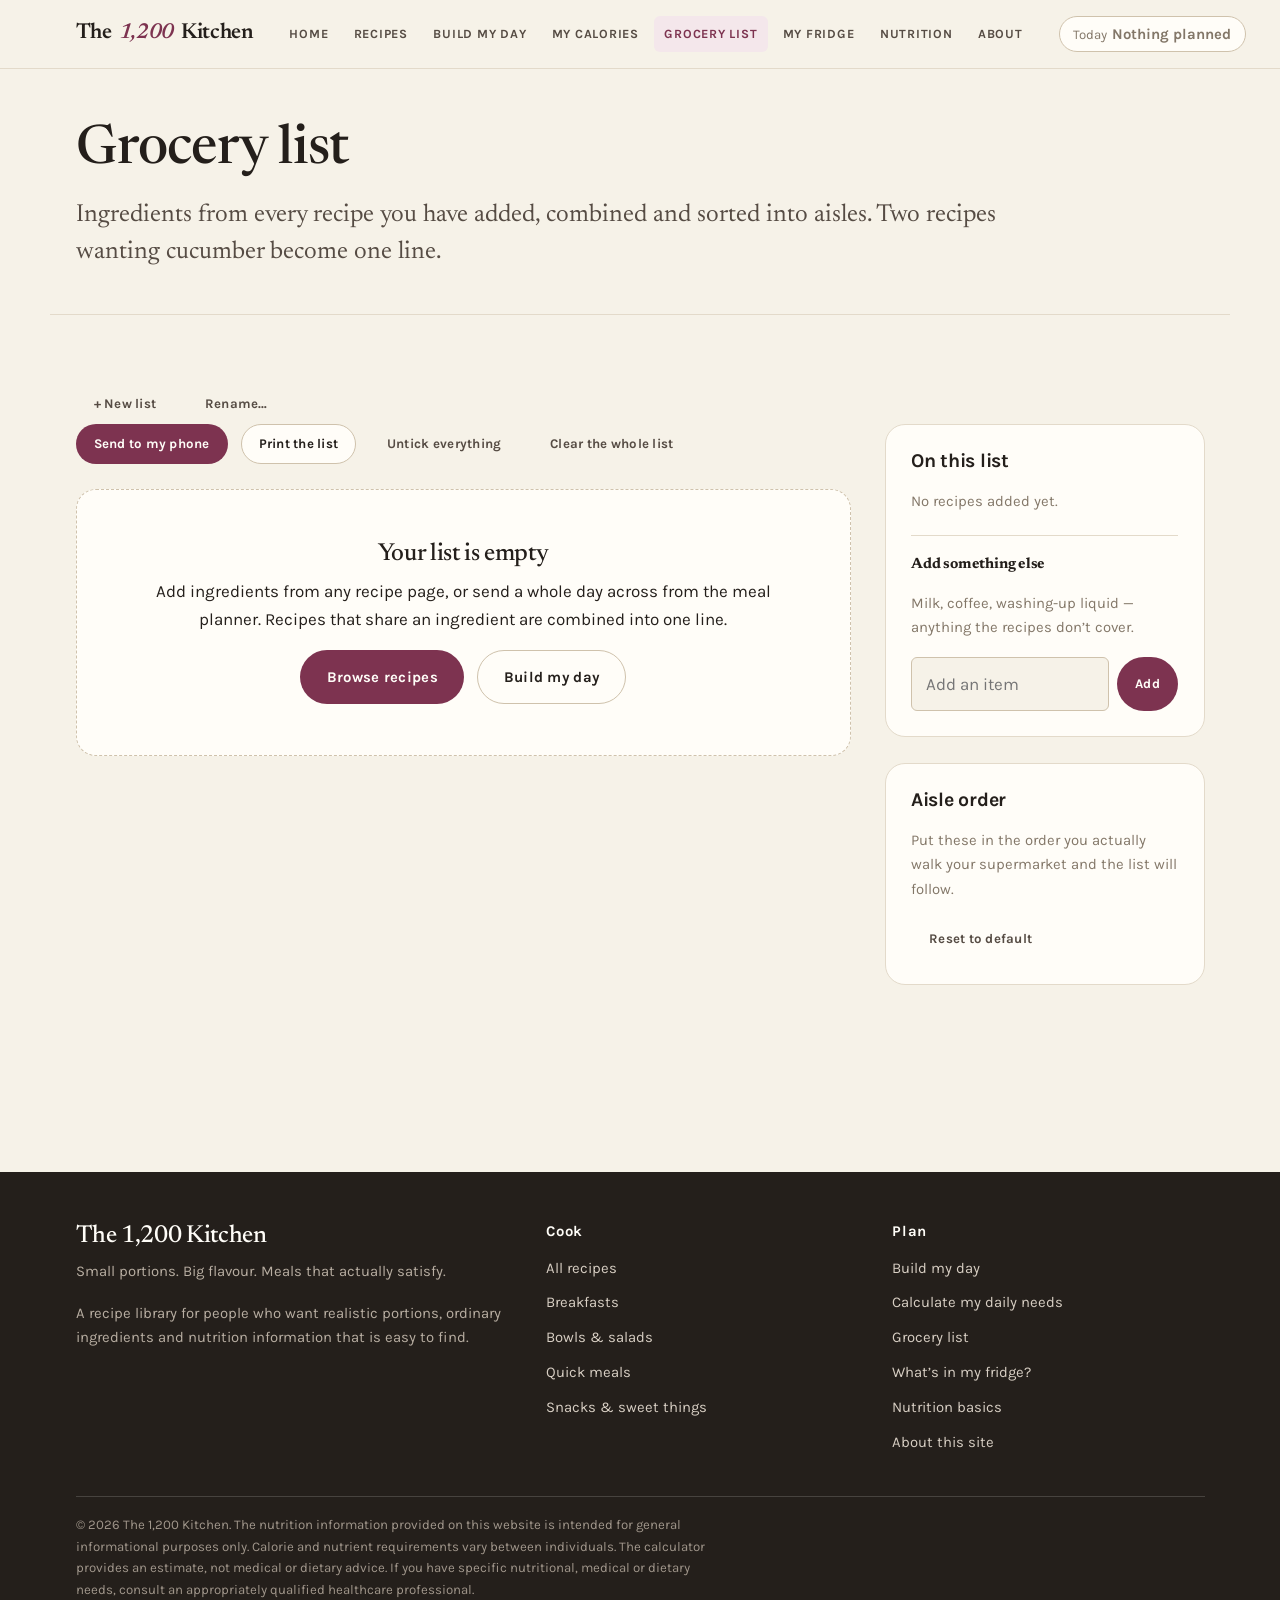
<file: grocery.html>
<!DOCTYPE html>
<html lang="en">
<head>
<meta charset="utf-8">
<meta name="viewport" content="width=device-width, initial-scale=1">
<title>Grocery list — The 1,200 Kitchen</title>
<meta name="description" content="Combine ingredients from the recipes you have chosen into one grocery list, grouped by aisle, with tick-off and printing.">
<meta name="theme-color" content="#F6F2E8">
<meta property="og:title" content="Grocery list — The 1,200 Kitchen">
<meta property="og:description" content="Combine ingredients from the recipes you have chosen into one grocery list, grouped by aisle, with tick-off and printing.">
<meta property="og:type" content="website">
<meta property="og:site_name" content="The 1,200 Kitchen">
<link rel="preconnect" href="https://fonts.googleapis.com">
<link rel="preconnect" href="https://fonts.gstatic.com" crossorigin>
<link href="https://fonts.googleapis.com/css2?family=Karla:ital,wght@0,400;0,600;0,700;1,400&family=Newsreader:ital,opsz,wght@0,6..72,400;0,6..72,500;0,6..72,600;1,6..72,400;1,6..72,500&display=swap" rel="stylesheet">
<link rel="stylesheet" href="css/style.css">
<link rel="icon" href="data:image/svg+xml,<svg xmlns='http://www.w3.org/2000/svg' viewBox='0 0 32 32'><rect width='32' height='32' rx='7' fill='%237D3350'/><text x='16' y='23' font-family='Georgia,serif' font-size='19' fill='%23FFFDF8' text-anchor='middle'>K</text></svg>">

</head>
<body>
<a class="skip-link" href="#main">Skip to content</a>

<header class="site-header no-print">
  <div class="wrap header-inner">
    <a class="brand" href="index.html">
      The <span class="brand-figure">1,200</span> Kitchen
    </a>
    <button class="nav-toggle" type="button" aria-expanded="false" aria-controls="site-nav">
      <span class="bars" aria-hidden="true"><span></span><span></span><span></span></span>
      Menu
    </button>
    <nav class="site-nav" id="site-nav" aria-label="Main">
      <ul class="nav-list">
          <li><a href="index.html">Home</a></li>
          <li><a href="recipes.html">Recipes</a></li>
          <li><a href="build.html">Build my day</a></li>
          <li><a href="calculator.html">My calories</a></li>
          <li><a href="grocery.html">Grocery list</a></li>
          <li><a href="fridge.html">My fridge</a></li>
          <li><a href="nutrition.html">Nutrition</a></li>
          <li><a href="about.html">About</a></li>
      </ul>
    </nav>
    <a class="day-chip" href="build.html"><span class="chip-label">Today</span><span>&mdash;</span></a>
  </div>
</header>

<main id="main">

<div class="wrap page-header">
  <h1>Grocery list</h1>
  <p class="lead">Ingredients from every recipe you have added, combined and sorted into
    aisles. Two recipes wanting cucumber become one line.</p>
</div>

<section class="wrap tight">

  <!-- Shown only when the page is opened from a shared link -->
  <div id="import-banner" class="import-banner no-print" hidden>
    <div>
      <strong id="import-title">A shared list</strong>
      <p class="small muted" id="import-detail"></p>
    </div>
    <div class="btn-row">
      <button type="button" class="btn btn-primary btn-sm" id="import-accept">Add it to my lists</button>
      <button type="button" class="btn btn-ghost btn-sm" id="import-dismiss">No thanks</button>
    </div>
  </div>

  <!-- One tab per list -->
  <div class="list-bar no-print">
    <div class="list-tabs" id="list-tabs" role="tablist" aria-label="Your lists"></div>
    <div class="btn-row">
      <button type="button" class="btn btn-ghost btn-sm" id="new-list">+ New list</button>
      <button type="button" class="btn btn-ghost btn-sm" id="manage-list">Rename&hellip;</button>
    </div>
  </div>

  <div class="grocery-layout">
    <div>
      <div class="btn-row no-print" style="margin-bottom:1.5rem">
        <button type="button" class="btn btn-primary btn-sm" id="share-list">Send to my phone</button>
        <button type="button" class="btn btn-secondary btn-sm" id="print-list">Print the list</button>
        <button type="button" class="btn btn-ghost btn-sm" id="uncheck-all">Untick everything</button>
        <button type="button" class="btn btn-ghost btn-sm" id="clear-list">Clear the whole list</button>
      </div>
      <div id="grocery-output"></div>
    </div>

    <aside aria-label="List sources">
      <div class="panel no-print">
        <h2 style="font-size:1.15rem;font-family:var(--sans);font-weight:700">On this list</h2>
        <div id="grocery-sources"></div>
        <hr class="rule" style="margin:1.25rem 0">
        <h3 style="font-size:.875rem;font-weight:700">Add something else</h3>
        <p class="small muted">Milk, coffee, washing-up liquid &mdash; anything the recipes don&rsquo;t cover.</p>
        <div class="add-item-row">
          <label class="visually-hidden" for="manual-item">Item to add</label>
          <input type="text" id="manual-item" placeholder="Add an item">
          <button type="button" class="btn btn-primary btn-sm" id="add-manual">Add</button>
        </div>
      </div>

      <div class="panel no-print" style="margin-top:1.5rem">
        <h2 style="font-size:1.15rem;font-family:var(--sans);font-weight:700">Aisle order</h2>
        <p class="small muted">Put these in the order you actually walk your
          supermarket and the list will follow.</p>
        <ul class="aisle-order" id="aisle-order"></ul>
        <button type="button" class="btn btn-ghost btn-sm" id="reset-aisles">Reset to default</button>
      </div>
    </aside>
  </div>
</section>

</main>

<footer class="site-footer no-print">
  <div class="wrap">
    <div class="footer-grid">
      <div>
        <h2>The 1,200 Kitchen</h2>
        <p>Small portions. Big flavour. Meals that actually satisfy.</p>
        <p>A recipe library for people who want realistic portions, ordinary
           ingredients and nutrition information that is easy to find.</p>
      </div>
      <div>
        <h3>Cook</h3>
        <ul>
          <li><a href="recipes.html">All recipes</a></li>
          <li><a href="recipes.html?category=Breakfasts">Breakfasts</a></li>
          <li><a href="recipes.html?category=Bowls%20%26%20Salads">Bowls &amp; salads</a></li>
          <li><a href="recipes.html?category=Quick%20Meals">Quick meals</a></li>
          <li><a href="recipes.html?category=Snacks%20%26%20Sweet%20Things">Snacks &amp; sweet things</a></li>
        </ul>
      </div>
      <div>
        <h3>Plan</h3>
        <ul>
          <li><a href="build.html">Build my day</a></li>
          <li><a href="calculator.html">Calculate my daily needs</a></li>
          <li><a href="grocery.html">Grocery list</a></li>
          <li><a href="fridge.html">What&rsquo;s in my fridge?</a></li>
          <li><a href="nutrition.html">Nutrition basics</a></li>
          <li><a href="about.html">About this site</a></li>
        </ul>
      </div>
    </div>
    <div class="footer-base">
      <p>&copy; <span class="js-year">2026</span> The 1,200 Kitchen. The nutrition information provided on this website is intended for general informational purposes only. Calorie and nutrient requirements vary between individuals. The calculator provides an estimate, not medical or dietary advice. If you have specific nutritional, medical or dietary needs, consult an appropriately qualified healthcare professional.</p>
    </div>
  </div>
</footer>

<script src="js/recipes.js"></script>
<script src="js/app.js"></script>
<script src="js/grocery.js"></script>
</body>
</html>
</file>
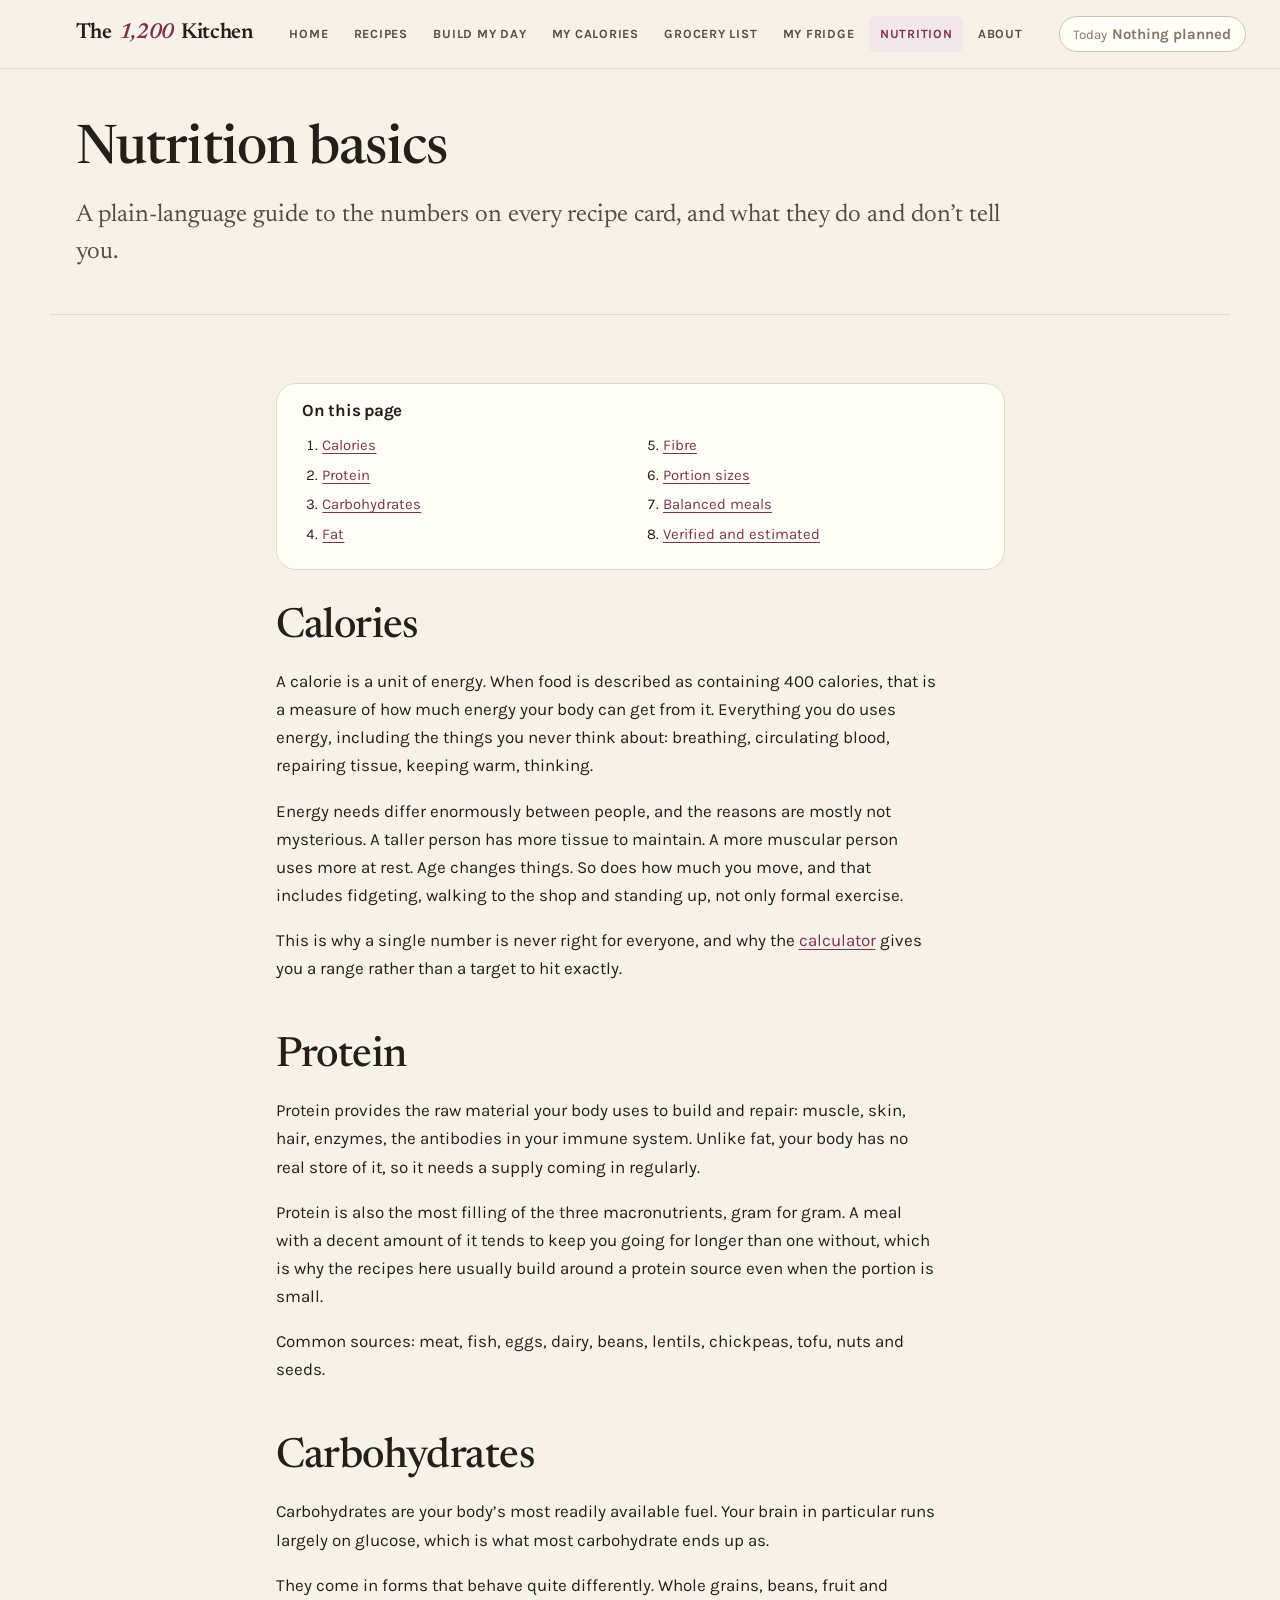
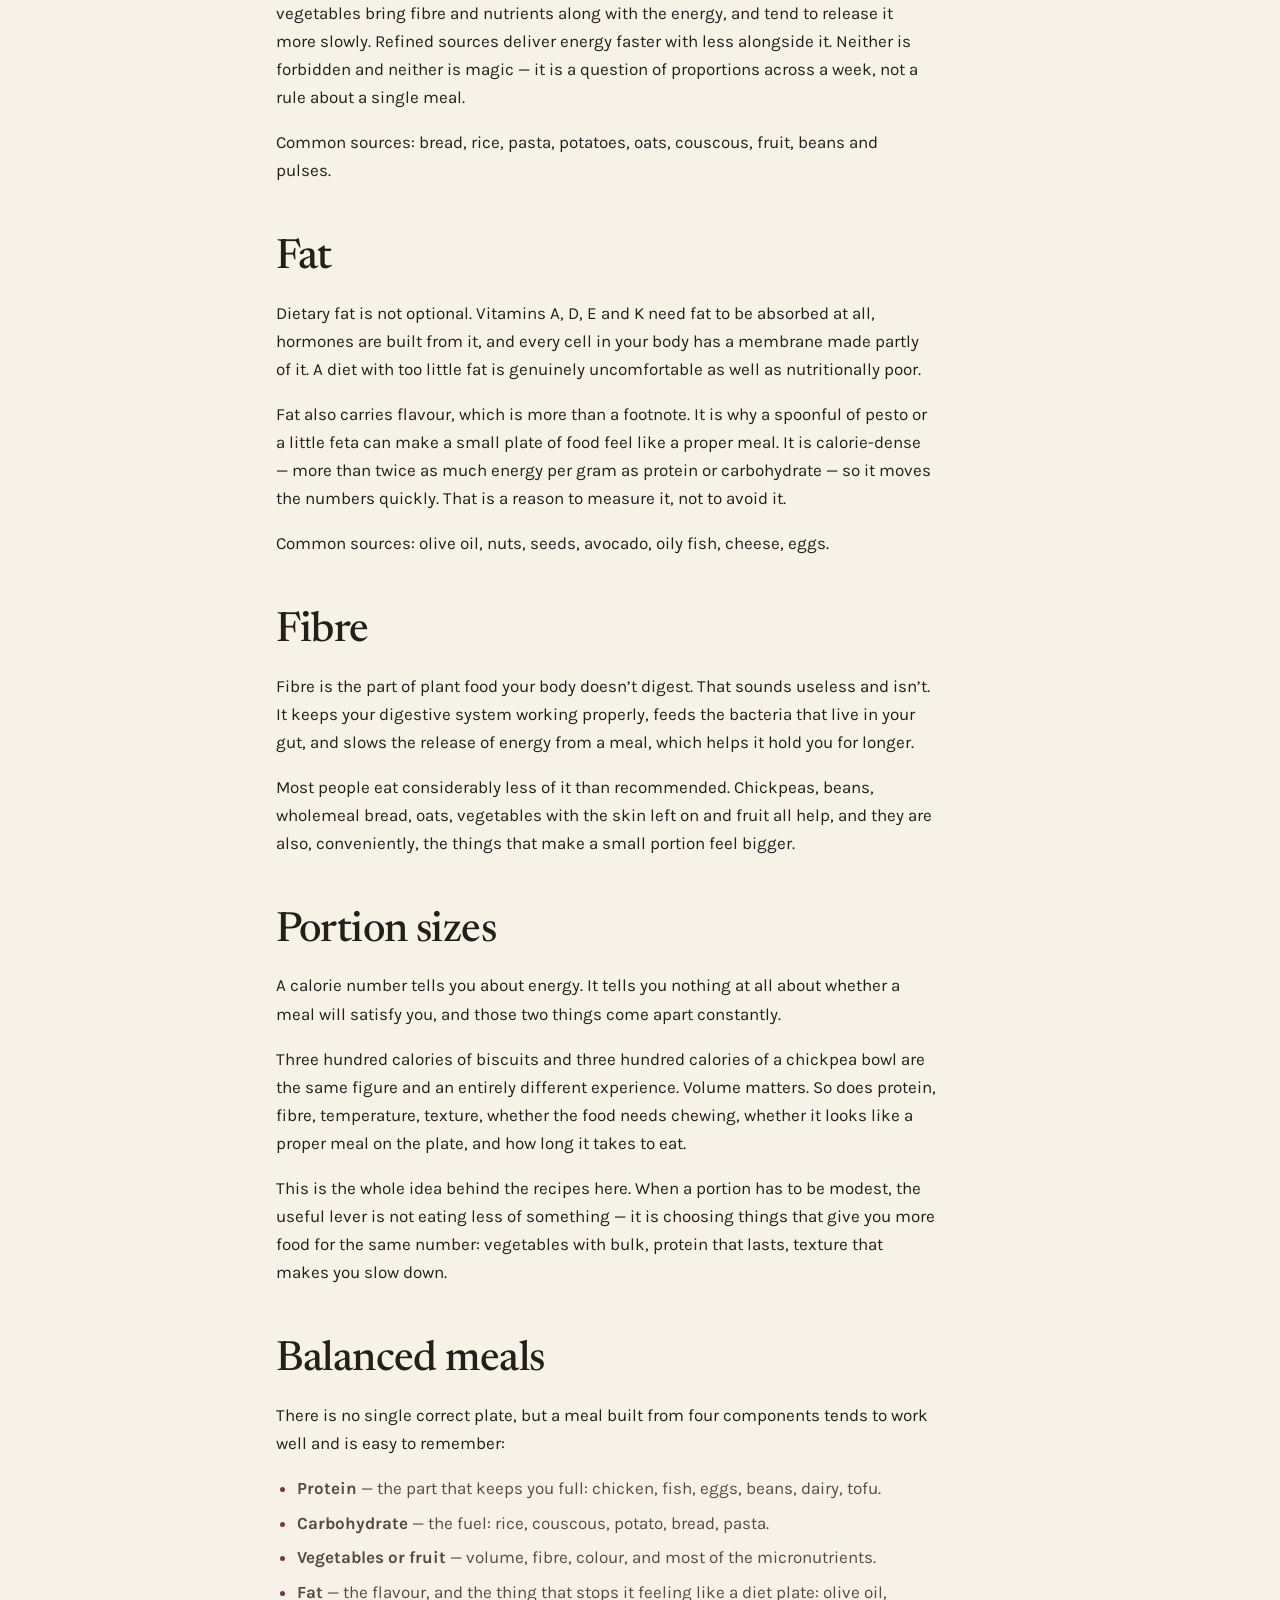
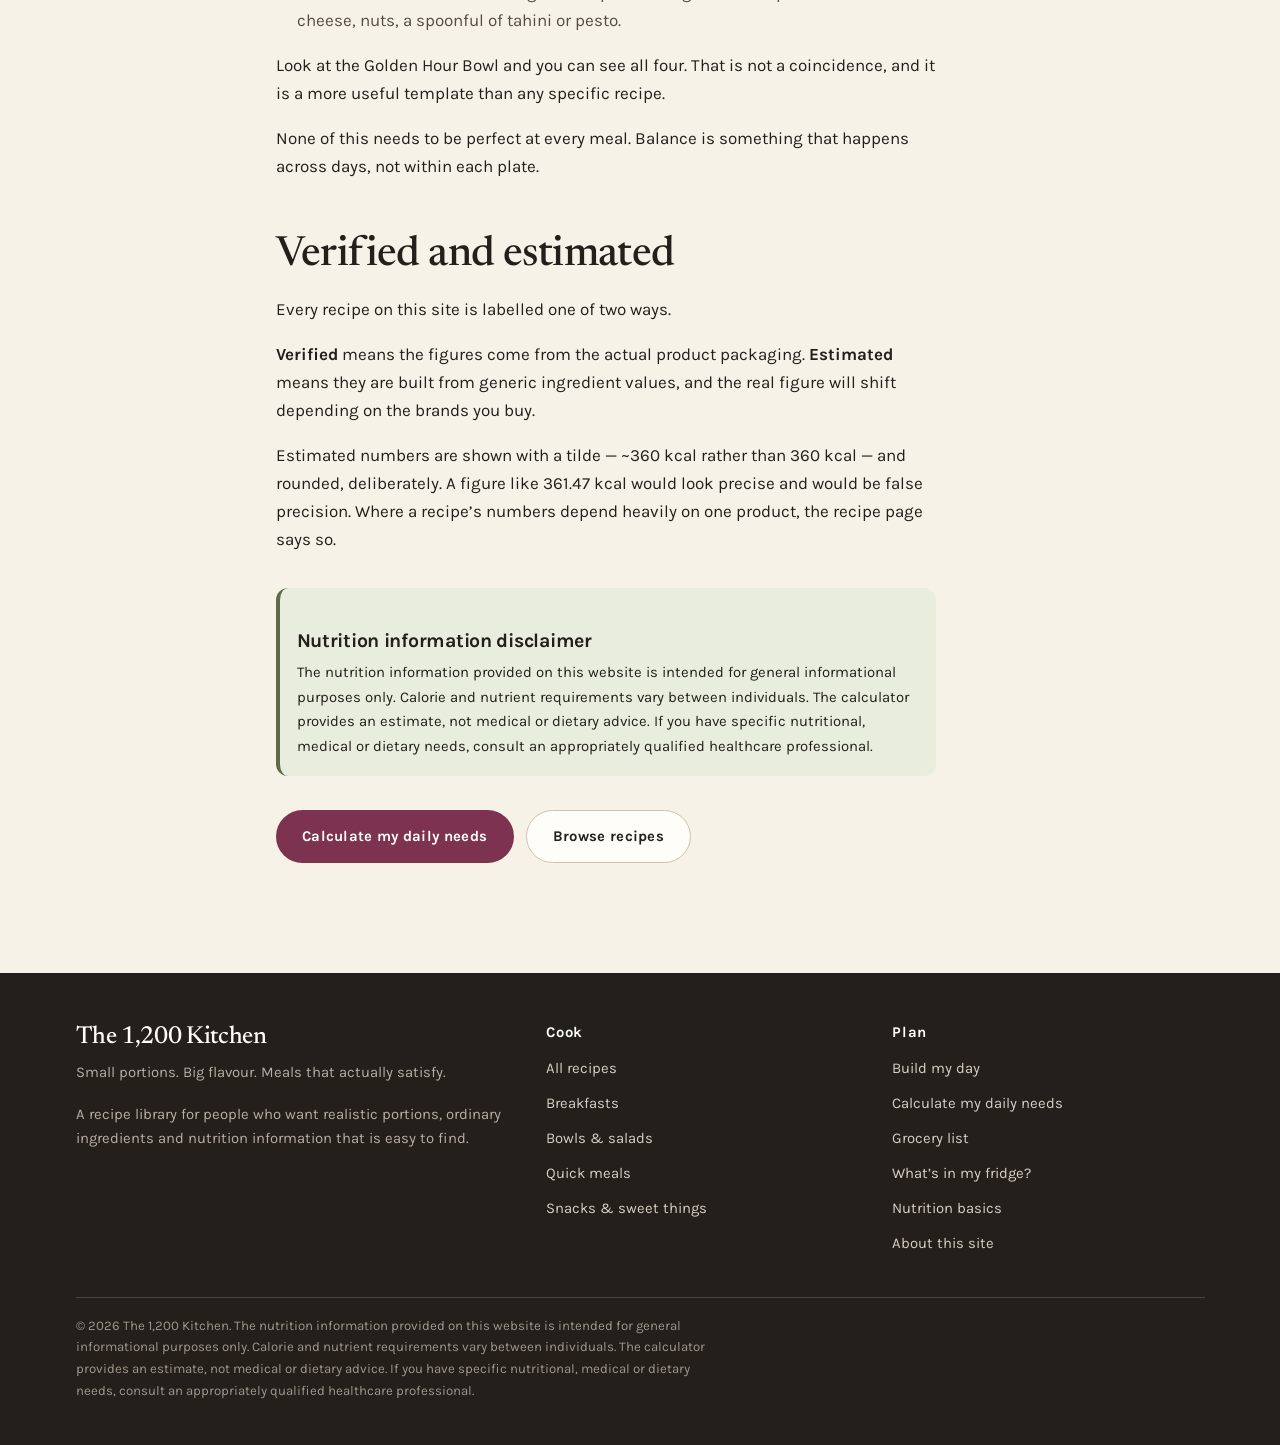
<file: nutrition.html>
<!DOCTYPE html>
<html lang="en">
<head>
<meta charset="utf-8">
<meta name="viewport" content="width=device-width, initial-scale=1">
<title>Nutrition basics — The 1,200 Kitchen</title>
<meta name="description" content="A plain-language guide to calories, protein, carbohydrates, fat, fibre, portion sizes and what makes a balanced meal.">
<meta name="theme-color" content="#F6F2E8">
<meta property="og:title" content="Nutrition basics — The 1,200 Kitchen">
<meta property="og:description" content="A plain-language guide to calories, protein, carbohydrates, fat, fibre, portion sizes and what makes a balanced meal.">
<meta property="og:type" content="website">
<meta property="og:site_name" content="The 1,200 Kitchen">
<link rel="preconnect" href="https://fonts.googleapis.com">
<link rel="preconnect" href="https://fonts.gstatic.com" crossorigin>
<link href="https://fonts.googleapis.com/css2?family=Karla:ital,wght@0,400;0,600;0,700;1,400&family=Newsreader:ital,opsz,wght@0,6..72,400;0,6..72,500;0,6..72,600;1,6..72,400;1,6..72,500&display=swap" rel="stylesheet">
<link rel="stylesheet" href="css/style.css">
<link rel="icon" href="data:image/svg+xml,<svg xmlns='http://www.w3.org/2000/svg' viewBox='0 0 32 32'><rect width='32' height='32' rx='7' fill='%237D3350'/><text x='16' y='23' font-family='Georgia,serif' font-size='19' fill='%23FFFDF8' text-anchor='middle'>K</text></svg>">

</head>
<body>
<a class="skip-link" href="#main">Skip to content</a>

<header class="site-header no-print">
  <div class="wrap header-inner">
    <a class="brand" href="index.html">
      The <span class="brand-figure">1,200</span> Kitchen
    </a>
    <button class="nav-toggle" type="button" aria-expanded="false" aria-controls="site-nav">
      <span class="bars" aria-hidden="true"><span></span><span></span><span></span></span>
      Menu
    </button>
    <nav class="site-nav" id="site-nav" aria-label="Main">
      <ul class="nav-list">
          <li><a href="index.html">Home</a></li>
          <li><a href="recipes.html">Recipes</a></li>
          <li><a href="build.html">Build my day</a></li>
          <li><a href="calculator.html">My calories</a></li>
          <li><a href="grocery.html">Grocery list</a></li>
          <li><a href="fridge.html">My fridge</a></li>
          <li><a href="nutrition.html">Nutrition</a></li>
          <li><a href="about.html">About</a></li>
      </ul>
    </nav>
    <a class="day-chip" href="build.html"><span class="chip-label">Today</span><span>&mdash;</span></a>
  </div>
</header>

<main id="main">

<div class="wrap page-header">
  <h1>Nutrition basics</h1>
  <p class="lead">A plain-language guide to the numbers on every recipe card, and what
    they do and don&rsquo;t tell you.</p>
</div>

<section class="wrap wrap-narrow tight">
  <nav class="toc" aria-label="On this page">
    <h2>On this page</h2>
    <ol>
      <li><a href="#calories">Calories</a></li>
      <li><a href="#protein">Protein</a></li>
      <li><a href="#carbohydrates">Carbohydrates</a></li>
      <li><a href="#fat">Fat</a></li>
      <li><a href="#fibre">Fibre</a></li>
      <li><a href="#portions">Portion sizes</a></li>
      <li><a href="#balanced">Balanced meals</a></li>
      <li><a href="#labels">Verified and estimated</a></li>
    </ol>
  </nav>

  <div class="prose">
    <h2 id="calories">Calories</h2>
    <p>A calorie is a unit of energy. When food is described as containing 400 calories,
      that is a measure of how much energy your body can get from it. Everything you do
      uses energy, including the things you never think about: breathing, circulating
      blood, repairing tissue, keeping warm, thinking.</p>
    <p>Energy needs differ enormously between people, and the reasons are mostly not
      mysterious. A taller person has more tissue to maintain. A more muscular person uses
      more at rest. Age changes things. So does how much you move, and that includes
      fidgeting, walking to the shop and standing up, not only formal exercise.</p>
    <p>This is why a single number is never right for everyone, and why the
      <a href="calculator.html">calculator</a> gives you a range rather than a
      target to hit exactly.</p>

    <h2 id="protein">Protein</h2>
    <p>Protein provides the raw material your body uses to build and repair: muscle,
      skin, hair, enzymes, the antibodies in your immune system. Unlike fat, your body
      has no real store of it, so it needs a supply coming in regularly.</p>
    <p>Protein is also the most filling of the three macronutrients, gram for gram.
      A meal with a decent amount of it tends to keep you going for longer than one
      without, which is why the recipes here usually build around a protein source
      even when the portion is small.</p>
    <p>Common sources: meat, fish, eggs, dairy, beans, lentils, chickpeas, tofu,
      nuts and seeds.</p>

    <h2 id="carbohydrates">Carbohydrates</h2>
    <p>Carbohydrates are your body&rsquo;s most readily available fuel. Your brain in
      particular runs largely on glucose, which is what most carbohydrate ends up as.</p>
    <p>They come in forms that behave quite differently. Whole grains, beans, fruit and
      vegetables bring fibre and nutrients along with the energy, and tend to release it
      more slowly. Refined sources deliver energy faster with less alongside it. Neither
      is forbidden and neither is magic &mdash; it is a question of proportions across
      a week, not a rule about a single meal.</p>
    <p>Common sources: bread, rice, pasta, potatoes, oats, couscous, fruit, beans
      and pulses.</p>

    <h2 id="fat">Fat</h2>
    <p>Dietary fat is not optional. Vitamins A, D, E and K need fat to be absorbed at
      all, hormones are built from it, and every cell in your body has a membrane made
      partly of it. A diet with too little fat is genuinely uncomfortable as well as
      nutritionally poor.</p>
    <p>Fat also carries flavour, which is more than a footnote. It is why a spoonful of
      pesto or a little feta can make a small plate of food feel like a proper meal.
      It is calorie-dense &mdash; more than twice as much energy per gram as protein or
      carbohydrate &mdash; so it moves the numbers quickly. That is a reason to measure
      it, not to avoid it.</p>
    <p>Common sources: olive oil, nuts, seeds, avocado, oily fish, cheese, eggs.</p>

    <h2 id="fibre">Fibre</h2>
    <p>Fibre is the part of plant food your body doesn&rsquo;t digest. That sounds
      useless and isn&rsquo;t. It keeps your digestive system working properly, feeds the
      bacteria that live in your gut, and slows the release of energy from a meal, which
      helps it hold you for longer.</p>
    <p>Most people eat considerably less of it than recommended. Chickpeas, beans,
      wholemeal bread, oats, vegetables with the skin left on and fruit all help, and
      they are also, conveniently, the things that make a small portion feel bigger.</p>

    <h2 id="portions">Portion sizes</h2>
    <p>A calorie number tells you about energy. It tells you nothing at all about whether
      a meal will satisfy you, and those two things come apart constantly.</p>
    <p>Three hundred calories of biscuits and three hundred calories of a chickpea bowl
      are the same figure and an entirely different experience. Volume matters. So does
      protein, fibre, temperature, texture, whether the food needs chewing, whether it
      looks like a proper meal on the plate, and how long it takes to eat.</p>
    <p>This is the whole idea behind the recipes here. When a portion has to be modest,
      the useful lever is not eating less of something &mdash; it is choosing things
      that give you more food for the same number: vegetables with bulk, protein that
      lasts, texture that makes you slow down.</p>

    <h2 id="balanced">Balanced meals</h2>
    <p>There is no single correct plate, but a meal built from four components tends to
      work well and is easy to remember:</p>
    <ul>
      <li><strong>Protein</strong> &mdash; the part that keeps you full: chicken, fish,
        eggs, beans, dairy, tofu.</li>
      <li><strong>Carbohydrate</strong> &mdash; the fuel: rice, couscous, potato,
        bread, pasta.</li>
      <li><strong>Vegetables or fruit</strong> &mdash; volume, fibre, colour, and most
        of the micronutrients.</li>
      <li><strong>Fat</strong> &mdash; the flavour, and the thing that stops it feeling
        like a diet plate: olive oil, cheese, nuts, a spoonful of tahini or pesto.</li>
    </ul>
    <p>Look at the Golden Hour Bowl and you can see all four. That is not a coincidence,
      and it is a more useful template than any specific recipe.</p>
    <p>None of this needs to be perfect at every meal. Balance is something that happens
      across days, not within each plate.</p>

    <h2 id="labels">Verified and estimated</h2>
    <p>Every recipe on this site is labelled one of two ways.</p>
    <p><strong>Verified</strong> means the figures come from the actual product
      packaging. <strong>Estimated</strong> means they are built from generic ingredient
      values, and the real figure will shift depending on the brands you buy.</p>
    <p>Estimated numbers are shown with a tilde &mdash; ~360 kcal rather than 360 kcal
      &mdash; and rounded, deliberately. A figure like 361.47 kcal would look precise
      and would be false precision. Where a recipe&rsquo;s numbers depend heavily on one
      product, the recipe page says so.</p>

    <div class="notice" style="margin-top:2rem">
      <h3>Nutrition information disclaimer</h3>
      <p>The nutrition information provided on this website is intended for general informational purposes only. Calorie and nutrient requirements vary between individuals. The calculator provides an estimate, not medical or dietary advice. If you have specific nutritional, medical or dietary needs, consult an appropriately qualified healthcare professional.</p>
    </div>

    <div class="btn-row" style="margin-top:2rem">
      <a class="btn btn-primary" href="calculator.html">Calculate my daily needs</a>
      <a class="btn btn-secondary" href="recipes.html">Browse recipes</a>
    </div>
  </div>
</section>

</main>

<footer class="site-footer no-print">
  <div class="wrap">
    <div class="footer-grid">
      <div>
        <h2>The 1,200 Kitchen</h2>
        <p>Small portions. Big flavour. Meals that actually satisfy.</p>
        <p>A recipe library for people who want realistic portions, ordinary
           ingredients and nutrition information that is easy to find.</p>
      </div>
      <div>
        <h3>Cook</h3>
        <ul>
          <li><a href="recipes.html">All recipes</a></li>
          <li><a href="recipes.html?category=Breakfasts">Breakfasts</a></li>
          <li><a href="recipes.html?category=Bowls%20%26%20Salads">Bowls &amp; salads</a></li>
          <li><a href="recipes.html?category=Quick%20Meals">Quick meals</a></li>
          <li><a href="recipes.html?category=Snacks%20%26%20Sweet%20Things">Snacks &amp; sweet things</a></li>
        </ul>
      </div>
      <div>
        <h3>Plan</h3>
        <ul>
          <li><a href="build.html">Build my day</a></li>
          <li><a href="calculator.html">Calculate my daily needs</a></li>
          <li><a href="grocery.html">Grocery list</a></li>
          <li><a href="fridge.html">What&rsquo;s in my fridge?</a></li>
          <li><a href="nutrition.html">Nutrition basics</a></li>
          <li><a href="about.html">About this site</a></li>
        </ul>
      </div>
    </div>
    <div class="footer-base">
      <p>&copy; <span class="js-year">2026</span> The 1,200 Kitchen. The nutrition information provided on this website is intended for general informational purposes only. Calorie and nutrient requirements vary between individuals. The calculator provides an estimate, not medical or dietary advice. If you have specific nutritional, medical or dietary needs, consult an appropriately qualified healthcare professional.</p>
    </div>
  </div>
</footer>

<script src="js/recipes.js"></script>
<script src="js/app.js"></script>

</body>
</html>
</file>
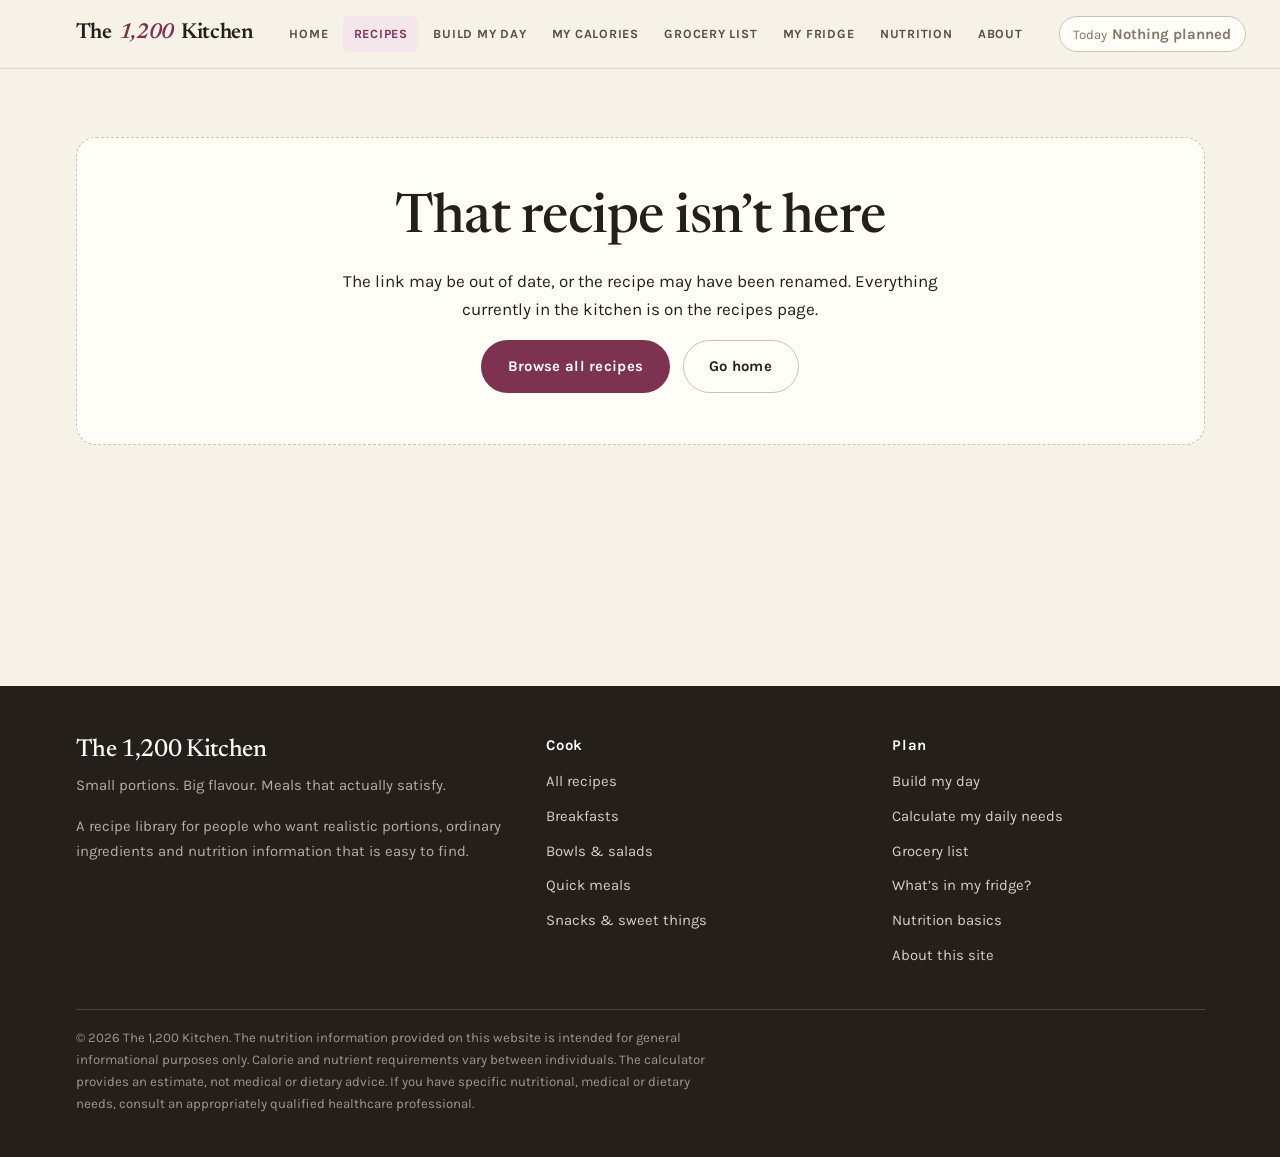
<file: recipe.html>
<!DOCTYPE html>
<html lang="en">
<head>
<meta charset="utf-8">
<meta name="viewport" content="width=device-width, initial-scale=1">
<title>Recipe — The 1,200 Kitchen</title>
<meta name="description" content="A recipe from The 1,200 Kitchen, with ingredients, method and nutrition per serving.">
<meta name="theme-color" content="#F6F2E8">
<meta property="og:title" content="Recipe — The 1,200 Kitchen">
<meta property="og:description" content="A recipe from The 1,200 Kitchen, with ingredients, method and nutrition per serving.">
<meta property="og:type" content="website">
<meta property="og:site_name" content="The 1,200 Kitchen">
<link rel="preconnect" href="https://fonts.googleapis.com">
<link rel="preconnect" href="https://fonts.gstatic.com" crossorigin>
<link href="https://fonts.googleapis.com/css2?family=Karla:ital,wght@0,400;0,600;0,700;1,400&family=Newsreader:ital,opsz,wght@0,6..72,400;0,6..72,500;0,6..72,600;1,6..72,400;1,6..72,500&display=swap" rel="stylesheet">
<link rel="stylesheet" href="css/style.css">
<link rel="icon" href="data:image/svg+xml,<svg xmlns='http://www.w3.org/2000/svg' viewBox='0 0 32 32'><rect width='32' height='32' rx='7' fill='%237D3350'/><text x='16' y='23' font-family='Georgia,serif' font-size='19' fill='%23FFFDF8' text-anchor='middle'>K</text></svg>">

</head>
<body>
<a class="skip-link" href="#main">Skip to content</a>

<header class="site-header no-print">
  <div class="wrap header-inner">
    <a class="brand" href="index.html">
      The <span class="brand-figure">1,200</span> Kitchen
    </a>
    <button class="nav-toggle" type="button" aria-expanded="false" aria-controls="site-nav">
      <span class="bars" aria-hidden="true"><span></span><span></span><span></span></span>
      Menu
    </button>
    <nav class="site-nav" id="site-nav" aria-label="Main">
      <ul class="nav-list">
          <li><a href="index.html">Home</a></li>
          <li><a href="recipes.html">Recipes</a></li>
          <li><a href="build.html">Build my day</a></li>
          <li><a href="calculator.html">My calories</a></li>
          <li><a href="grocery.html">Grocery list</a></li>
          <li><a href="fridge.html">My fridge</a></li>
          <li><a href="nutrition.html">Nutrition</a></li>
          <li><a href="about.html">About</a></li>
      </ul>
    </nav>
    <a class="day-chip" href="build.html"><span class="chip-label">Today</span><span>&mdash;</span></a>
  </div>
</header>

<main id="main">

<div id="recipe-root">
  <div class="wrap" style="padding-block:4rem">
    <p class="muted">Loading recipe&hellip;</p>
  </div>
</div>

</main>

<footer class="site-footer no-print">
  <div class="wrap">
    <div class="footer-grid">
      <div>
        <h2>The 1,200 Kitchen</h2>
        <p>Small portions. Big flavour. Meals that actually satisfy.</p>
        <p>A recipe library for people who want realistic portions, ordinary
           ingredients and nutrition information that is easy to find.</p>
      </div>
      <div>
        <h3>Cook</h3>
        <ul>
          <li><a href="recipes.html">All recipes</a></li>
          <li><a href="recipes.html?category=Breakfasts">Breakfasts</a></li>
          <li><a href="recipes.html?category=Bowls%20%26%20Salads">Bowls &amp; salads</a></li>
          <li><a href="recipes.html?category=Quick%20Meals">Quick meals</a></li>
          <li><a href="recipes.html?category=Snacks%20%26%20Sweet%20Things">Snacks &amp; sweet things</a></li>
        </ul>
      </div>
      <div>
        <h3>Plan</h3>
        <ul>
          <li><a href="build.html">Build my day</a></li>
          <li><a href="calculator.html">Calculate my daily needs</a></li>
          <li><a href="grocery.html">Grocery list</a></li>
          <li><a href="fridge.html">What&rsquo;s in my fridge?</a></li>
          <li><a href="nutrition.html">Nutrition basics</a></li>
          <li><a href="about.html">About this site</a></li>
        </ul>
      </div>
    </div>
    <div class="footer-base">
      <p>&copy; <span class="js-year">2026</span> The 1,200 Kitchen. The nutrition information provided on this website is intended for general informational purposes only. Calorie and nutrient requirements vary between individuals. The calculator provides an estimate, not medical or dietary advice. If you have specific nutritional, medical or dietary needs, consult an appropriately qualified healthcare professional.</p>
    </div>
  </div>
</footer>

<script src="js/recipes.js"></script>
<script src="js/app.js"></script>
<script src="js/recipe-detail.js"></script>
</body>
</html>
</file>
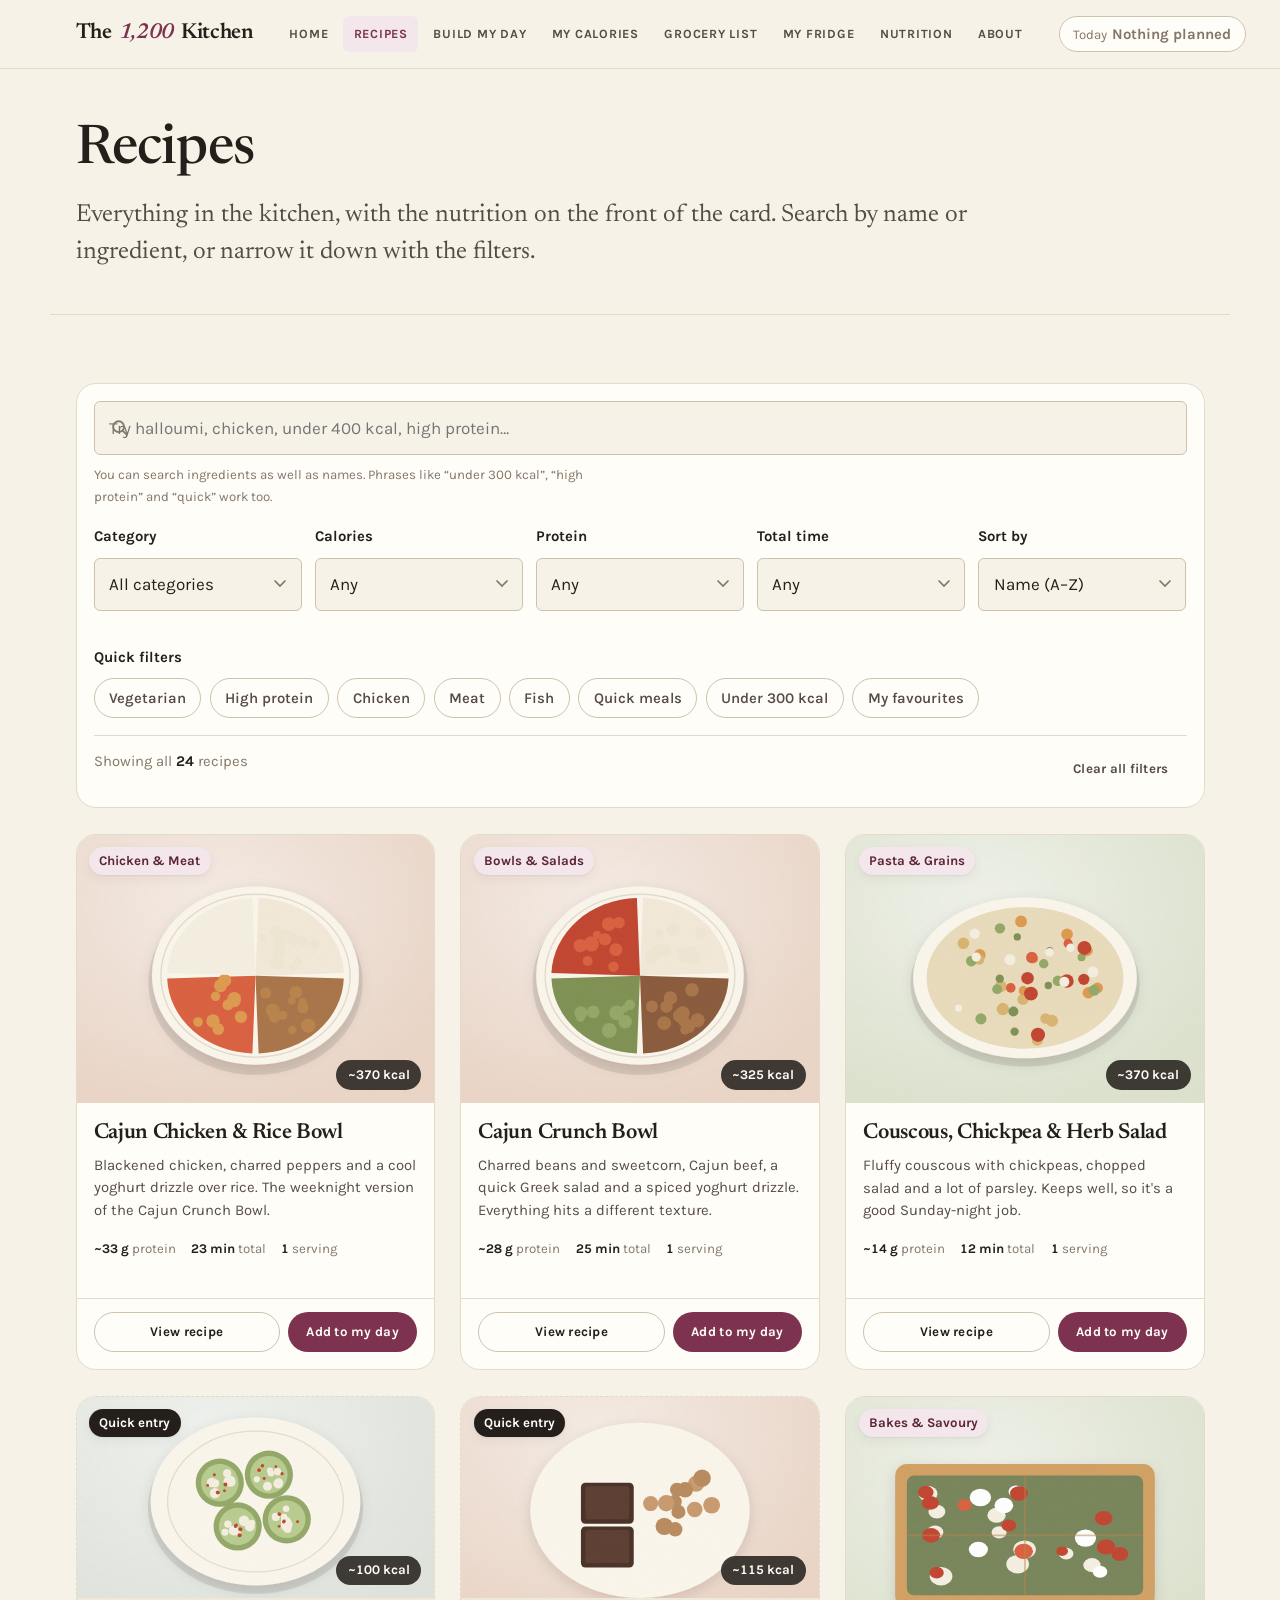
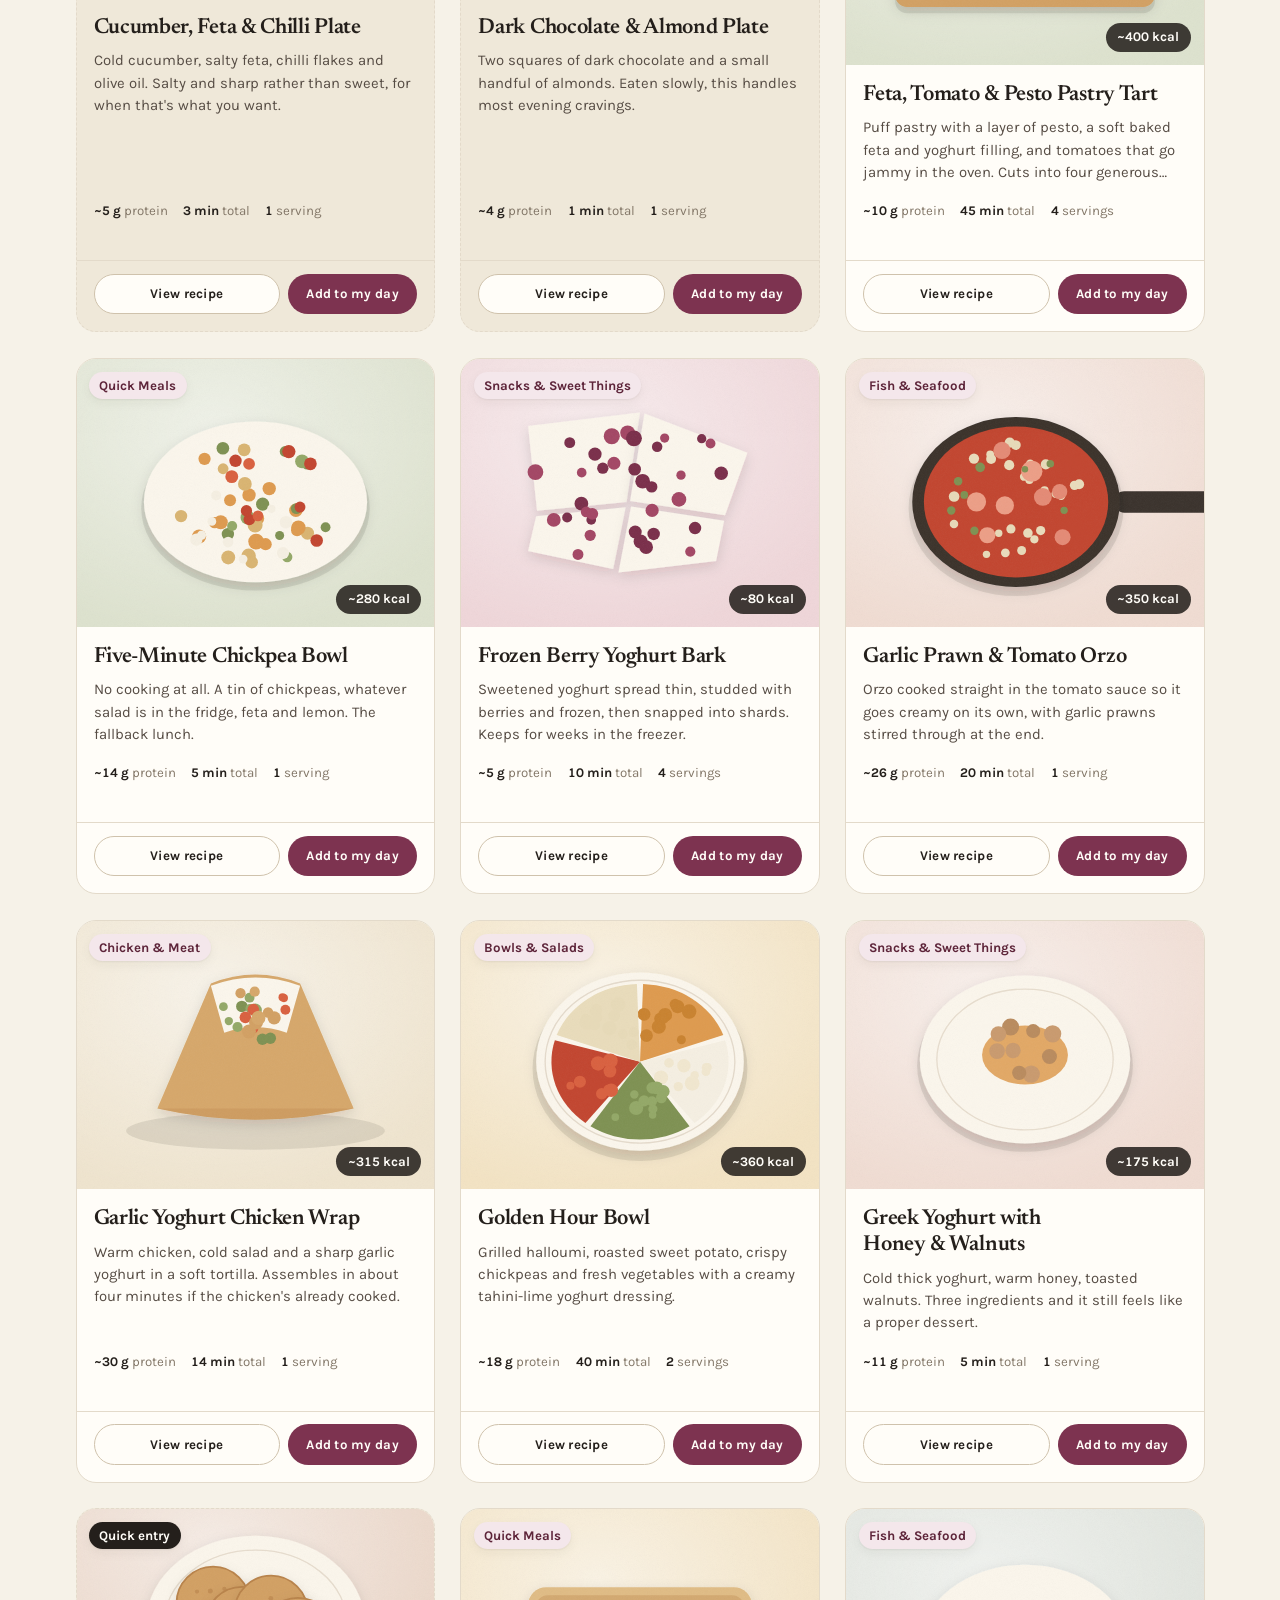
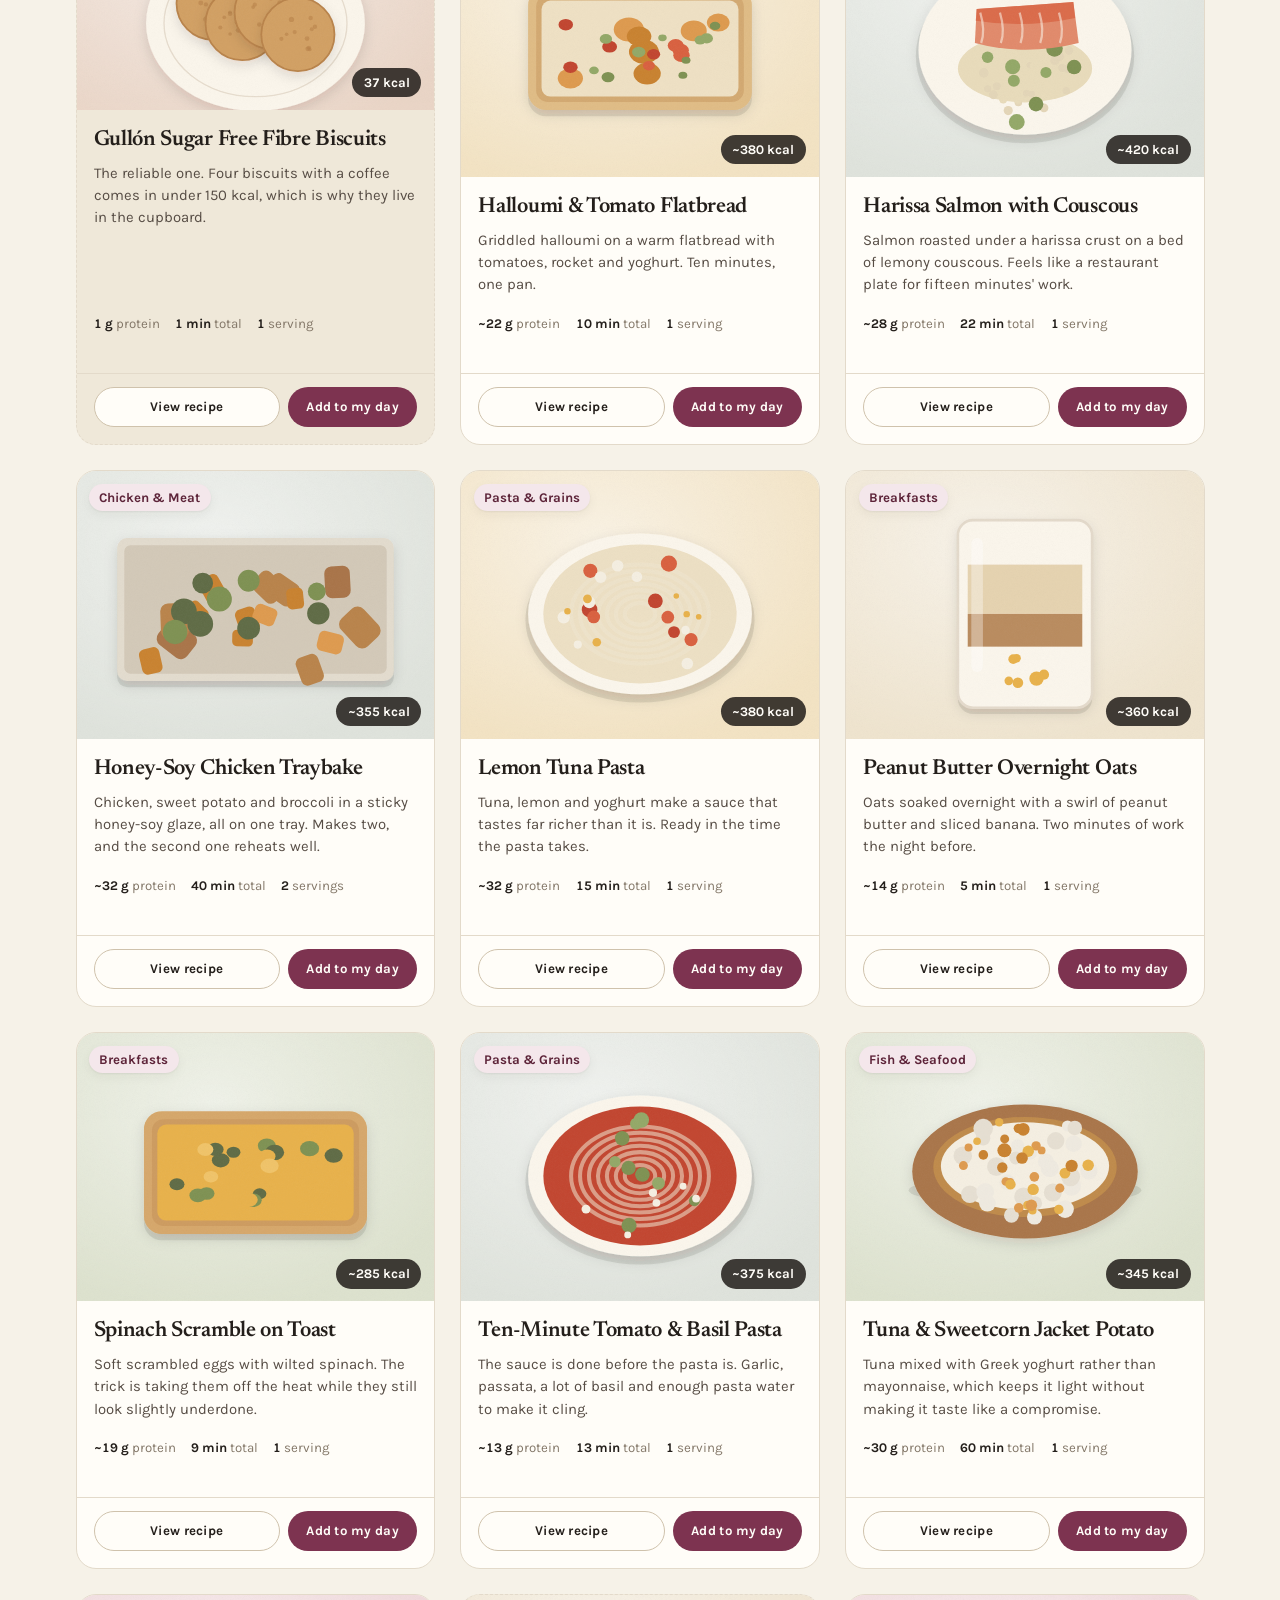
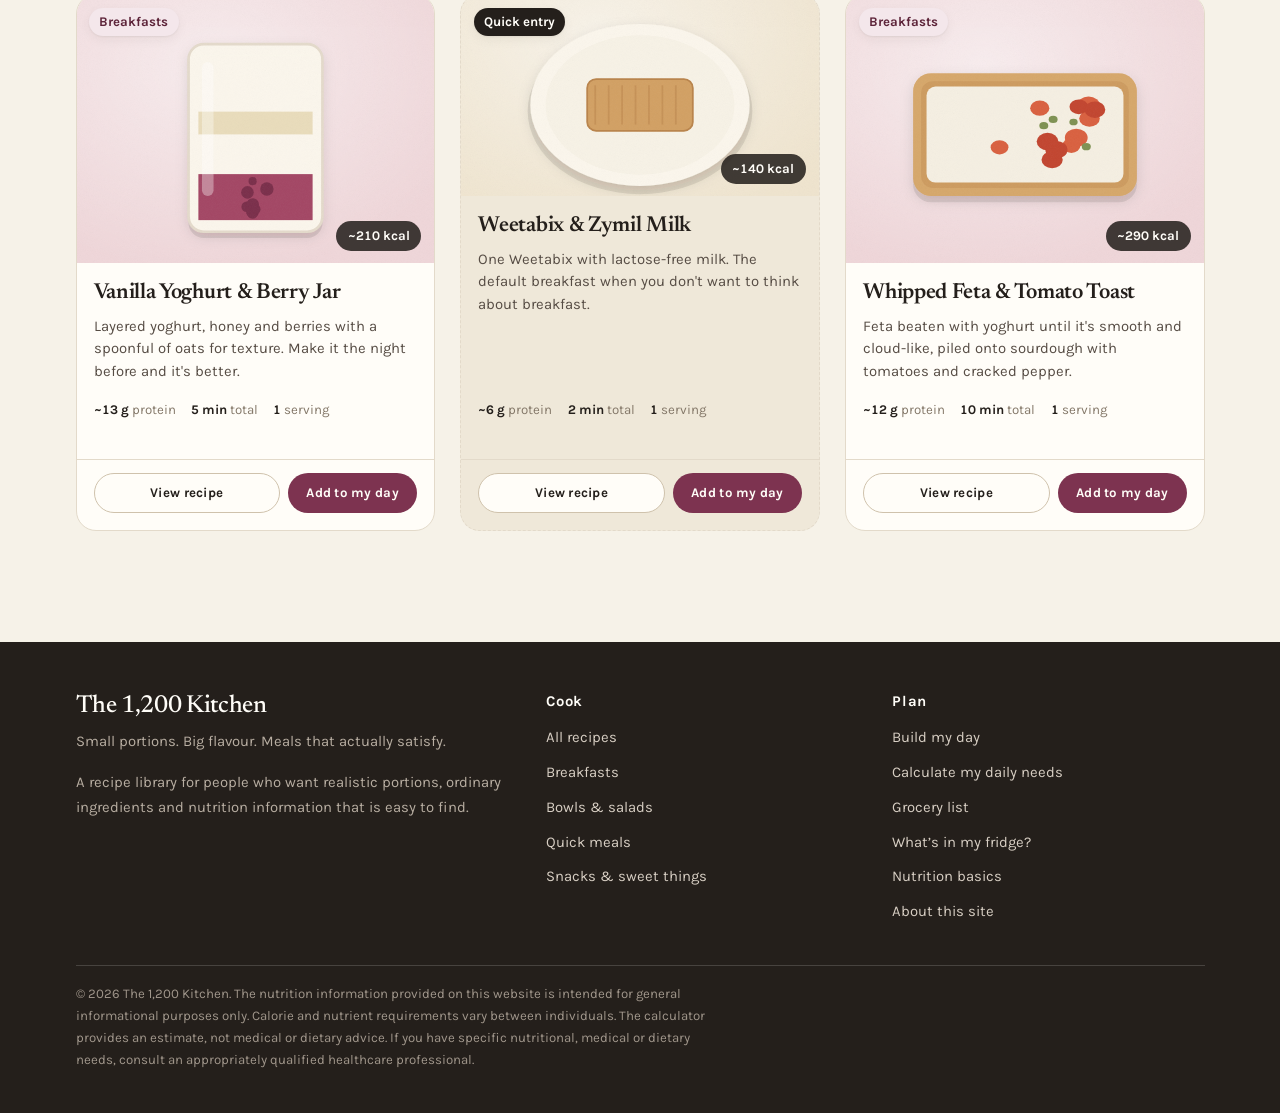
<file: recipes.html>
<!DOCTYPE html>
<html lang="en">
<head>
<meta charset="utf-8">
<meta name="viewport" content="width=device-width, initial-scale=1">
<title>Recipes — The 1,200 Kitchen</title>
<meta name="description" content="Browse every recipe in The 1,200 Kitchen. Filter by category, calories, protein and cooking time, or search by ingredient.">
<meta name="theme-color" content="#F6F2E8">
<meta property="og:title" content="Recipes — The 1,200 Kitchen">
<meta property="og:description" content="Browse every recipe in The 1,200 Kitchen. Filter by category, calories, protein and cooking time, or search by ingredient.">
<meta property="og:type" content="website">
<meta property="og:site_name" content="The 1,200 Kitchen">
<link rel="preconnect" href="https://fonts.googleapis.com">
<link rel="preconnect" href="https://fonts.gstatic.com" crossorigin>
<link href="https://fonts.googleapis.com/css2?family=Karla:ital,wght@0,400;0,600;0,700;1,400&family=Newsreader:ital,opsz,wght@0,6..72,400;0,6..72,500;0,6..72,600;1,6..72,400;1,6..72,500&display=swap" rel="stylesheet">
<link rel="stylesheet" href="css/style.css">
<link rel="icon" href="data:image/svg+xml,<svg xmlns='http://www.w3.org/2000/svg' viewBox='0 0 32 32'><rect width='32' height='32' rx='7' fill='%237D3350'/><text x='16' y='23' font-family='Georgia,serif' font-size='19' fill='%23FFFDF8' text-anchor='middle'>K</text></svg>">

</head>
<body>
<a class="skip-link" href="#main">Skip to content</a>

<header class="site-header no-print">
  <div class="wrap header-inner">
    <a class="brand" href="index.html">
      The <span class="brand-figure">1,200</span> Kitchen
    </a>
    <button class="nav-toggle" type="button" aria-expanded="false" aria-controls="site-nav">
      <span class="bars" aria-hidden="true"><span></span><span></span><span></span></span>
      Menu
    </button>
    <nav class="site-nav" id="site-nav" aria-label="Main">
      <ul class="nav-list">
          <li><a href="index.html">Home</a></li>
          <li><a href="recipes.html">Recipes</a></li>
          <li><a href="build.html">Build my day</a></li>
          <li><a href="calculator.html">My calories</a></li>
          <li><a href="grocery.html">Grocery list</a></li>
          <li><a href="fridge.html">My fridge</a></li>
          <li><a href="nutrition.html">Nutrition</a></li>
          <li><a href="about.html">About</a></li>
      </ul>
    </nav>
    <a class="day-chip" href="build.html"><span class="chip-label">Today</span><span>&mdash;</span></a>
  </div>
</header>

<main id="main">

<div class="wrap page-header">
  <h1>Recipes</h1>
  <p class="lead">Everything in the kitchen, with the nutrition on the front of the card.
    Search by name or ingredient, or narrow it down with the filters.</p>
</div>

<section class="wrap tight">
  <form class="filter-bar" id="filter-bar" role="search" aria-label="Search and filter recipes">
    <div class="search-row">
      <div class="search-field">
        <span class="search-icon" aria-hidden="true">
          <svg width="18" height="18" viewBox="0 0 20 20" fill="none" stroke="currentColor" stroke-width="2">
            <circle cx="8.5" cy="8.5" r="6"/><path d="M13 13l4.5 4.5" stroke-linecap="round"/>
          </svg>
        </span>
        <label class="visually-hidden" for="q">Search recipes by name, ingredient or category</label>
        <input type="search" id="q" name="q" placeholder="Try halloumi, chicken, under 400 kcal, high protein&hellip;"
               autocomplete="off">
      </div>
      <p class="search-hint">You can search ingredients as well as names. Phrases like
        &ldquo;under 300 kcal&rdquo;, &ldquo;high protein&rdquo; and &ldquo;quick&rdquo; work too.</p>
    </div>

    <div class="filter-grid">
      <div class="field">
        <label for="f-category">Category</label>
        <select id="f-category"><option value="">All categories</option></select>
      </div>
      <div class="field">
        <label for="f-kcal">Calories</label>
        <select id="f-kcal">
          <option value="">Any</option>
          <option value="100">Under 100 kcal</option>
          <option value="200">Under 200 kcal</option>
          <option value="300">Under 300 kcal</option>
          <option value="400">Under 400 kcal</option>
          <option value="500">Under 500 kcal</option>
        </select>
      </div>
      <div class="field">
        <label for="f-protein">Protein</label>
        <select id="f-protein">
          <option value="">Any</option>
          <option value="15">15 g or more</option>
          <option value="20">20 g or more</option>
          <option value="25">25 g or more</option>
          <option value="30">30 g or more</option>
        </select>
      </div>
      <div class="field">
        <label for="f-time">Total time</label>
        <select id="f-time">
          <option value="">Any</option>
          <option value="10">10 minutes or less</option>
          <option value="20">20 minutes or less</option>
          <option value="30">30 minutes or less</option>
          <option value="45">45 minutes or less</option>
        </select>
      </div>
      <div class="field">
        <label for="f-sort">Sort by</label>
        <select id="f-sort">
          <option value="name">Name (A&ndash;Z)</option>
          <option value="kcal-asc">Calories, lowest first</option>
          <option value="kcal-desc">Calories, highest first</option>
          <option value="protein-desc">Protein, highest first</option>
          <option value="time-asc">Quickest first</option>
        </select>
      </div>
    </div>

    <fieldset style="margin-top:1rem;margin-bottom:0">
      <legend>Quick filters</legend>
      <div class="chip-set" id="tag-chips"></div>
    </fieldset>

    <div class="filter-foot">
      <p class="result-count" id="result-count" role="status" aria-live="polite"></p>
      <button type="button" class="btn btn-ghost btn-sm" id="clear-filters">Clear all filters</button>
    </div>
  </form>

  <div class="grid grid-cards" id="recipe-grid"></div>
  <div id="no-results" hidden></div>
</section>

</main>

<footer class="site-footer no-print">
  <div class="wrap">
    <div class="footer-grid">
      <div>
        <h2>The 1,200 Kitchen</h2>
        <p>Small portions. Big flavour. Meals that actually satisfy.</p>
        <p>A recipe library for people who want realistic portions, ordinary
           ingredients and nutrition information that is easy to find.</p>
      </div>
      <div>
        <h3>Cook</h3>
        <ul>
          <li><a href="recipes.html">All recipes</a></li>
          <li><a href="recipes.html?category=Breakfasts">Breakfasts</a></li>
          <li><a href="recipes.html?category=Bowls%20%26%20Salads">Bowls &amp; salads</a></li>
          <li><a href="recipes.html?category=Quick%20Meals">Quick meals</a></li>
          <li><a href="recipes.html?category=Snacks%20%26%20Sweet%20Things">Snacks &amp; sweet things</a></li>
        </ul>
      </div>
      <div>
        <h3>Plan</h3>
        <ul>
          <li><a href="build.html">Build my day</a></li>
          <li><a href="calculator.html">Calculate my daily needs</a></li>
          <li><a href="grocery.html">Grocery list</a></li>
          <li><a href="fridge.html">What&rsquo;s in my fridge?</a></li>
          <li><a href="nutrition.html">Nutrition basics</a></li>
          <li><a href="about.html">About this site</a></li>
        </ul>
      </div>
    </div>
    <div class="footer-base">
      <p>&copy; <span class="js-year">2026</span> The 1,200 Kitchen. The nutrition information provided on this website is intended for general informational purposes only. Calorie and nutrient requirements vary between individuals. The calculator provides an estimate, not medical or dietary advice. If you have specific nutritional, medical or dietary needs, consult an appropriately qualified healthcare professional.</p>
    </div>
  </div>
</footer>

<script src="js/recipes.js"></script>
<script src="js/app.js"></script>
<script src="js/recipes-page.js"></script>
</body>
</html>
</file>
<file: css/style.css>
/* ==========================================================================
   THE 1,200 KITCHEN — STYLESHEET
   --------------------------------------------------------------------------
   Contents
     1.  Design tokens
     2.  Reset and base
     3.  Typography
     4.  Layout helpers
     5.  Header and navigation
     6.  Buttons
     7.  Badges, pills and meta
     8.  Recipe cards
     9.  Home page
     10. Recipe library (search and filters)
     11. Recipe detail page
     12. Build My Day
     13. Calculator
     14. Grocery list
     15. What's In My Fridge
     16. Nutrition and About
     17. Forms
     18. Toast and dialog
     19. Footer
     20. Print
   ========================================================================== */

/* --------------------------------------------------------------------------
   1. DESIGN TOKENS
   Change a colour here and it changes everywhere.
   -------------------------------------------------------------------------- */
:root {
  /* Surfaces */
  --cream:        #F6F2E8;
  --cream-deep:   #EFE8D9;
  --paper:        #FFFDF8;

  /* Text */
  --ink:          #241F1B;
  --ink-soft:     #564C44;
  --ink-mute:     #837768;

  /* Lines */
  --line:         #E3DACA;
  --line-strong:  #CFC2AC;

  /* Accents */
  --plum:         #7D3350;
  --plum-deep:    #5D2439;
  --plum-tint:    #F4E7EB;
  --olive:        #5F6B45;
  --olive-tint:   #E9EDDE;
  --apricot:      #DE9A4E;
  --apricot-deep: #B0722F;
  --apricot-tint: #FBEEDA;
  --alert:        #A33A2A;
  --alert-tint:   #FAE7E2;

  /* Type */
  --serif: "Newsreader", "Iowan Old Style", "Palatino Linotype", Georgia, serif;
  --sans:  "Karla", "Helvetica Neue", -apple-system, BlinkMacSystemFont, sans-serif;

  --fs-xs:   0.78rem;
  --fs-sm:   0.875rem;
  --fs-base: 1rem;
  --fs-md:   1.15rem;
  --fs-lg:   1.45rem;
  --fs-xl:   1.9rem;
  --fs-2xl:  2.45rem;
  --fs-3xl:  3.2rem;

  /* Space */
  --sp-1: 0.25rem;
  --sp-2: 0.5rem;
  --sp-3: 0.75rem;
  --sp-4: 1rem;
  --sp-5: 1.5rem;
  --sp-6: 2rem;
  --sp-7: 3rem;
  --sp-8: 4.5rem;
  --sp-9: 6.5rem;

  /* Shape */
  --r-sm: 6px;
  --r-md: 12px;
  --r-lg: 20px;
  --r-xl: 28px;
  --r-pill: 999px;

  --shadow-sm: 0 1px 2px rgba(36,31,27,.06), 0 4px 12px rgba(36,31,27,.05);
  --shadow-md: 0 2px 6px rgba(36,31,27,.07), 0 14px 34px rgba(36,31,27,.09);
  --shadow-lg: 0 8px 20px rgba(36,31,27,.10), 0 30px 60px rgba(36,31,27,.13);

  --wrap: 1180px;
  --read: 66ch;
}

/* --------------------------------------------------------------------------
   2. RESET AND BASE
   -------------------------------------------------------------------------- */
*, *::before, *::after { box-sizing: border-box; }

html {
  font-size: 17px;
  -webkit-text-size-adjust: 100%;
  scroll-behavior: smooth;
}
@media (prefers-reduced-motion: reduce) {
  html { scroll-behavior: auto; }
  *, *::before, *::after {
    animation-duration: .001ms !important;
    animation-iteration-count: 1 !important;
    transition-duration: .001ms !important;
  }
}

body {
  margin: 0;
  background: var(--cream);
  color: var(--ink);
  font-family: var(--sans);
  font-size: var(--fs-base);
  line-height: 1.65;
  font-feature-settings: "kern" 1;
  -webkit-font-smoothing: antialiased;
  overflow-x: hidden;
}

img, svg { max-width: 100%; display: block; }
button, input, select, textarea { font: inherit; color: inherit; }
button { cursor: pointer; }

/* Numbers should line up in columns wherever they appear */
.nut-value, .macro-value, .stat-figure, .dial-kcal, .day-chip, td {
  font-variant-numeric: tabular-nums;
  font-feature-settings: "tnum" 1;
}

:focus-visible {
  outline: 3px solid var(--plum);
  outline-offset: 3px;
  border-radius: 3px;
}
:focus:not(:focus-visible) { outline: none; }

::selection { background: var(--plum); color: var(--paper); }

.skip-link {
  position: absolute;
  left: var(--sp-4);
  top: -100px;
  z-index: 200;
  background: var(--ink);
  color: var(--paper);
  padding: var(--sp-3) var(--sp-5);
  border-radius: 0 0 var(--r-md) var(--r-md);
  text-decoration: none;
  font-weight: 700;
  transition: top .18s ease;
}
.skip-link:focus { top: 0; }

.visually-hidden {
  position: absolute !important;
  width: 1px; height: 1px;
  padding: 0; margin: -1px;
  overflow: hidden;
  clip: rect(0 0 0 0);
  white-space: nowrap;
  border: 0;
}

/* --------------------------------------------------------------------------
   3. TYPOGRAPHY
   -------------------------------------------------------------------------- */
h1, h2, h3, h4 {
  font-family: var(--serif);
  font-weight: 500;
  line-height: 1.12;
  letter-spacing: -0.014em;
  color: var(--ink);
  margin: 0 0 var(--sp-4);
  text-wrap: balance;
}
h1 { font-size: clamp(2.1rem, 5.4vw, var(--fs-3xl)); }
h2 { font-size: clamp(1.7rem, 3.6vw, var(--fs-2xl)); }
h3 { font-size: var(--fs-lg); }
h4 { font-size: var(--fs-md); font-family: var(--sans); font-weight: 700; letter-spacing: 0; }

p { margin: 0 0 var(--sp-4); max-width: var(--read); }
.lead {
  font-family: var(--serif);
  font-size: clamp(1.15rem, 2.2vw, 1.45rem);
  line-height: 1.5;
  color: var(--ink-soft);
}

a { color: var(--plum); text-underline-offset: 3px; text-decoration-thickness: 1px; }
a:hover { color: var(--plum-deep); }

.muted { color: var(--ink-mute); }
.small { font-size: var(--fs-sm); }

hr.rule {
  border: 0;
  border-top: 1px solid var(--line);
  margin: var(--sp-7) 0;
}

/* Section headings paired with a link on the right */
.section-head {
  display: flex;
  align-items: baseline;
  justify-content: space-between;
  gap: var(--sp-4);
  flex-wrap: wrap;
  margin-bottom: var(--sp-5);
}
.section-head h2 { margin: 0; }
.section-head .section-link { font-size: var(--fs-sm); font-weight: 700; white-space: nowrap; }

/* --------------------------------------------------------------------------
   4. LAYOUT
   -------------------------------------------------------------------------- */
.wrap {
  width: 100%;
  max-width: var(--wrap);
  margin-inline: auto;
  padding-inline: var(--sp-5);
}
.wrap-narrow { max-width: 780px; }

main { display: block; min-height: 60vh; }
section { padding-block: var(--sp-7); }
section.tight { padding-block: var(--sp-6); }

.page-header {
  padding-block: var(--sp-7) var(--sp-5);
  border-bottom: 1px solid var(--line);
  margin-bottom: var(--sp-6);
}
.page-header p { color: var(--ink-soft); }

.band { background: var(--cream-deep); }

.grid { display: grid; gap: var(--sp-5); }
.grid-cards { grid-template-columns: repeat(auto-fill, minmax(272px, 1fr)); }
.grid-2 { grid-template-columns: repeat(auto-fit, minmax(300px, 1fr)); }

/* --------------------------------------------------------------------------
   5. HEADER AND NAVIGATION
   -------------------------------------------------------------------------- */
.site-header {
  position: sticky;
  top: 0;
  z-index: 60;
  background: rgba(246,242,232,.94);
  backdrop-filter: saturate(140%) blur(10px);
  border-bottom: 1px solid var(--line);
}
.header-inner {
  display: flex;
  align-items: center;
  justify-content: space-between;
  gap: var(--sp-5);
  min-height: 68px;
}

.brand {
  display: flex;
  align-items: baseline;
  gap: .45rem;
  text-decoration: none;
  color: var(--ink);
  font-family: var(--serif);
  font-size: 1.28rem;
  font-weight: 600;
  letter-spacing: -0.02em;
  white-space: nowrap;
}
.brand .brand-figure {
  color: var(--plum);
  font-style: italic;
}

.nav-list {
  display: flex;
  align-items: center;
  gap: var(--sp-1);
  list-style: none;
  margin: 0;
  padding: 0;
}
.nav-list a {
  display: block;
  padding: .45rem .62rem;
  border-radius: var(--r-sm);
  color: var(--ink-soft);
  text-decoration: none;
  font-size: .74rem;
  font-weight: 700;
  letter-spacing: .06em;
  text-transform: uppercase;
  white-space: nowrap;
  transition: background .15s ease, color .15s ease;
}
.nav-list a:hover { background: var(--cream-deep); color: var(--ink); }
.nav-list a[aria-current="page"] {
  color: var(--plum);
  background: var(--plum-tint);
}

.nav-toggle {
  display: none;
  align-items: center;
  gap: .5rem;
  background: var(--paper);
  border: 1px solid var(--line-strong);
  border-radius: var(--r-pill);
  padding: .42rem .85rem;
  font-size: var(--fs-sm);
  font-weight: 700;
}
.nav-toggle .bars { display: inline-block; width: 16px; }
.nav-toggle .bars span {
  display: block; height: 2px; background: var(--ink); border-radius: 2px;
  margin: 3px 0;
}

/* Day counter chip in the header — always shows where the day stands */
.day-chip {
  display: inline-flex;
  align-items: baseline;
  gap: .3rem;
  background: var(--paper);
  border: 1px solid var(--line-strong);
  border-radius: var(--r-pill);
  padding: .3rem .8rem;
  font-size: var(--fs-sm);
  font-weight: 700;
  text-decoration: none;
  color: var(--ink);
  white-space: nowrap;
  font-variant-numeric: tabular-nums;
}
.day-chip:hover { border-color: var(--plum); color: var(--plum); }
.day-chip .chip-label { font-weight: 400; color: var(--ink-mute); font-size: var(--fs-xs); }
.day-chip.is-empty { color: var(--ink-mute); }

@media (max-width: 1080px) {
  .nav-toggle { display: inline-flex; }
  .site-nav {
    display: none;
    position: absolute;
    left: 0; right: 0;
    top: 100%;
    background: var(--paper);
    border-bottom: 1px solid var(--line);
    box-shadow: var(--shadow-md);
    padding: var(--sp-3) var(--sp-5) var(--sp-5);
  }
  .site-nav.is-open { display: block; }
  .nav-list { flex-direction: column; align-items: stretch; gap: 0; }
  .nav-list a {
    padding: .85rem .5rem;
    border-bottom: 1px solid var(--line);
    font-size: var(--fs-sm);
    border-radius: 0;
  }
  .nav-list li:last-child a { border-bottom: 0; }
}

/* --------------------------------------------------------------------------
   6. BUTTONS
   -------------------------------------------------------------------------- */
.btn {
  display: inline-flex;
  align-items: center;
  justify-content: center;
  gap: .5rem;
  padding: .78rem 1.5rem;
  border: 1px solid transparent;
  border-radius: var(--r-pill);
  font-size: var(--fs-sm);
  font-weight: 700;
  letter-spacing: .02em;
  text-decoration: none;
  text-align: center;
  transition: background .16s ease, color .16s ease, border-color .16s ease, transform .12s ease;
}
.btn:active { transform: translateY(1px); }

.btn-primary { background: var(--plum); color: var(--paper); }
.btn-primary:hover { background: var(--plum-deep); color: var(--paper); }

.btn-secondary {
  background: var(--paper);
  color: var(--ink);
  border-color: var(--line-strong);
}
.btn-secondary:hover { border-color: var(--ink); color: var(--ink); }

.btn-ghost { background: transparent; color: var(--ink-soft); border-color: transparent; padding-inline: .7rem; }
.btn-ghost:hover { background: var(--cream-deep); color: var(--ink); }

.btn-olive { background: var(--olive); color: var(--paper); }
.btn-olive:hover { background: #4C5637; color: var(--paper); }

.btn-sm { padding: .48rem 1rem; font-size: var(--fs-xs); }
.btn-block { display: flex; width: 100%; }
.btn[disabled], .btn[aria-disabled="true"] {
  opacity: .45;
  pointer-events: none;
}

.btn-row {
  display: flex;
  flex-wrap: wrap;
  gap: var(--sp-3);
}

/* Small round icon button, used for remove / stepper controls */
.icon-btn {
  width: 34px; height: 34px;
  display: inline-grid;
  place-items: center;
  border-radius: 50%;
  border: 1px solid var(--line-strong);
  background: var(--paper);
  color: var(--ink-soft);
  font-size: 1.05rem;
  line-height: 1;
  transition: background .15s ease, color .15s ease, border-color .15s ease;
}
.icon-btn:hover { background: var(--plum); border-color: var(--plum); color: var(--paper); }

/* --------------------------------------------------------------------------
   7. BADGES, PILLS AND META
   -------------------------------------------------------------------------- */
.badge {
  display: inline-flex;
  align-items: center;
  gap: .3rem;
  padding: .18rem .6rem;
  border-radius: var(--r-pill);
  font-size: var(--fs-xs);
  font-weight: 700;
  line-height: 1.6;
  white-space: nowrap;
}
.badge-category { background: var(--plum-tint); color: var(--plum-deep); }
.badge-verified { background: var(--olive-tint); color: var(--olive); }
.badge-estimated { background: var(--apricot-tint); color: var(--apricot-deep); }
.badge-diet { background: var(--cream-deep); color: var(--ink-soft); font-weight: 600; }
.badge-quick { background: var(--ink); color: var(--paper); }

.badge-row { display: flex; flex-wrap: wrap; gap: var(--sp-2); }

.meta-row {
  display: flex;
  flex-wrap: wrap;
  gap: var(--sp-2) var(--sp-4);
  font-size: var(--fs-sm);
  color: var(--ink-mute);
}
.meta-row strong { color: var(--ink); font-weight: 700; }

/* Nutrition strip — the four numbers, side by side */
.nut-strip {
  display: grid;
  grid-template-columns: repeat(4, 1fr);
  border-top: 1px solid var(--line);
  border-bottom: 1px solid var(--line);
}
.nut-cell {
  padding: var(--sp-3) var(--sp-2);
  text-align: center;
  border-right: 1px solid var(--line);
}
.nut-cell:last-child { border-right: 0; }
.nut-value {
  display: block;
  font-family: var(--serif);
  font-size: var(--fs-md);
  font-weight: 600;
  line-height: 1.2;
}
.nut-label {
  display: block;
  font-size: var(--fs-xs);
  color: var(--ink-mute);
  letter-spacing: .02em;
}
.nut-cell-primary .nut-value { color: var(--plum); }

/* --------------------------------------------------------------------------
   8. RECIPE CARDS
   -------------------------------------------------------------------------- */
.card {
  display: flex;
  flex-direction: column;
  background: var(--paper);
  border: 1px solid var(--line);
  border-radius: var(--r-lg);
  overflow: hidden;
  transition: box-shadow .2s ease, border-color .2s ease;
}
.card:hover { box-shadow: var(--shadow-md); border-color: var(--line-strong); }
.card:focus-within { box-shadow: var(--shadow-md); }

.card-media {
  position: relative;
  aspect-ratio: 4 / 3;
  background: var(--cream-deep);
  overflow: hidden;
}
.card-media img { width: 100%; height: 100%; object-fit: cover; }
.card-media .badge {
  position: absolute;
  top: var(--sp-3);
  left: var(--sp-3);
  box-shadow: var(--shadow-sm);
}
.card-media .card-kcal {
  position: absolute;
  right: var(--sp-3);
  bottom: var(--sp-3);
  background: rgba(36,31,27,.86);
  color: var(--paper);
  padding: .22rem .68rem;
  border-radius: var(--r-pill);
  font-size: var(--fs-xs);
  font-weight: 700;
  font-variant-numeric: tabular-nums;
}

.card-body {
  padding: var(--sp-4) var(--sp-4) var(--sp-3);
  display: flex;
  flex-direction: column;
  flex: 1;
  gap: var(--sp-2);
}
.card-title {
  font-family: var(--serif);
  font-size: 1.28rem;
  font-weight: 600;
  line-height: 1.2;
  margin: 0;
}
.card-title a { color: var(--ink); text-decoration: none; }
.card-title a:hover { color: var(--plum); text-decoration: underline; }
.card-desc {
  font-size: var(--fs-sm);
  color: var(--ink-soft);
  line-height: 1.5;
  margin: 0;
  display: -webkit-box;
  -webkit-line-clamp: 3;
  -webkit-box-orient: vertical;
  overflow: hidden;
}
.card-facts {
  display: flex;
  flex-wrap: wrap;
  gap: .3rem .9rem;
  font-size: var(--fs-xs);
  color: var(--ink-mute);
  margin-top: auto;
  padding-top: var(--sp-2);
  font-variant-numeric: tabular-nums;
}
.card-facts strong { color: var(--ink); font-weight: 700; }

.card-actions {
  display: grid;
  grid-template-columns: 1fr auto;
  gap: var(--sp-2);
  padding: var(--sp-3) var(--sp-4) var(--sp-4);
  border-top: 1px solid var(--line);
  margin-top: var(--sp-2);
}

/* Quick entries look lighter than full recipes */
.card.is-quick { background: var(--cream-deep); border-style: dashed; }
.card.is-quick .card-media { aspect-ratio: 16 / 9; }

/* Empty states */
.empty {
  text-align: center;
  padding: var(--sp-7) var(--sp-5);
  border: 1px dashed var(--line-strong);
  border-radius: var(--r-lg);
  background: var(--paper);
}
.empty h3 { margin-bottom: var(--sp-2); }
.empty p { margin-inline: auto; }

/* --------------------------------------------------------------------------
   9. HOME PAGE
   -------------------------------------------------------------------------- */
.hero {
  padding-block: var(--sp-8) var(--sp-7);
  border-bottom: 1px solid var(--line);
}
.hero-grid {
  display: grid;
  grid-template-columns: 1.15fr .85fr;
  gap: var(--sp-8);
  align-items: center;
}
.hero-title {
  font-size: clamp(2.6rem, 7vw, 4.4rem);
  line-height: 1.02;
  letter-spacing: -0.03em;
  margin-bottom: var(--sp-4);
}
.hero-title .hero-numeral {
  font-style: italic;
  color: var(--plum);
}
.hero-tagline {
  font-family: var(--serif);
  font-style: italic;
  font-size: clamp(1.2rem, 2.5vw, 1.6rem);
  color: var(--plum);
  margin-bottom: var(--sp-4);
}
.hero p.hero-copy {
  font-size: var(--fs-md);
  color: var(--ink-soft);
  max-width: 46ch;
}
.hero .btn-row { margin-top: var(--sp-5); }

/* The live day panel — the hero's centrepiece */
.day-panel {
  background: var(--paper);
  border: 1px solid var(--line);
  border-radius: var(--r-xl);
  box-shadow: var(--shadow-lg);
  padding: var(--sp-5);
}
.day-panel-head {
  display: flex;
  align-items: baseline;
  justify-content: space-between;
  gap: var(--sp-3);
  margin-bottom: var(--sp-4);
}
.day-panel-head h2 {
  font-size: var(--fs-lg);
  margin: 0;
}
.day-panel-head .small { color: var(--ink-mute); }

.dial {
  display: grid;
  place-items: center;
  margin-bottom: var(--sp-4);
}
.dial svg { width: 190px; height: 190px; transform: rotate(-90deg); }
.dial-track { fill: none; stroke: var(--cream-deep); stroke-width: 14; }
.dial-fill {
  fill: none;
  stroke: var(--plum);
  stroke-width: 14;
  stroke-linecap: round;
  transition: stroke-dashoffset .55s cubic-bezier(.22,.61,.36,1), stroke .3s ease;
}
.dial-fill.is-over { stroke: var(--apricot-deep); }
.dial-centre {
  position: absolute;
  text-align: center;
  pointer-events: none;
}
.dial-wrap { position: relative; display: grid; place-items: center; }
.dial-kcal {
  display: block;
  font-family: var(--serif);
  font-size: 2.4rem;
  font-weight: 600;
  line-height: 1;
  font-variant-numeric: tabular-nums;
}
.dial-of { display: block; font-size: var(--fs-xs); color: var(--ink-mute); margin-top: .25rem; }

.day-panel .macro-row {
  display: grid;
  grid-template-columns: repeat(3, 1fr);
  gap: var(--sp-2);
  text-align: center;
  border-top: 1px solid var(--line);
  padding-top: var(--sp-3);
  margin-bottom: var(--sp-4);
}
.macro-value {
  display: block;
  font-weight: 700;
  font-size: var(--fs-md);
}
.macro-label { display: block; font-size: var(--fs-xs); color: var(--ink-mute); }

.day-panel-list {
  list-style: none;
  margin: 0 0 var(--sp-4);
  padding: 0;
  font-size: var(--fs-sm);
}
.day-panel-list li {
  display: flex;
  justify-content: space-between;
  gap: var(--sp-3);
  padding: .4rem 0;
  border-bottom: 1px dotted var(--line);
  color: var(--ink-soft);
}
.day-panel-list li span:last-child { font-variant-numeric: tabular-nums; white-space: nowrap; }
.day-panel-list li.is-empty { color: var(--ink-mute); font-style: italic; }

@media (max-width: 900px) {
  .hero-grid { grid-template-columns: 1fr; gap: var(--sp-6); }
  .hero { padding-block: var(--sp-6) var(--sp-6); }
}

/* Two big feature blocks on the home page */
.feature {
  display: grid;
  grid-template-columns: 1fr 1fr;
  gap: var(--sp-7);
  align-items: center;
  padding-block: var(--sp-7);
}
.feature + .feature { border-top: 1px solid var(--line); }
.feature-media {
  border-radius: var(--r-xl);
  overflow: hidden;
  border: 1px solid var(--line);
  box-shadow: var(--shadow-md);
}
.feature.is-flipped .feature-media { order: -1; }
.feature h2 { margin-bottom: var(--sp-3); }
.feature ol.feature-steps {
  margin: 0 0 var(--sp-5);
  padding-left: 1.15rem;
  color: var(--ink-soft);
  max-width: var(--read);
}
.feature ol.feature-steps li { margin-bottom: .4rem; }
.feature ol.feature-steps::marker { color: var(--plum); }
@media (max-width: 820px) {
  .feature { grid-template-columns: 1fr; gap: var(--sp-5); }
  .feature.is-flipped .feature-media { order: 0; }
}

/* Category strip */
.cat-strip {
  display: grid;
  grid-template-columns: repeat(auto-fit, minmax(160px, 1fr));
  gap: var(--sp-3);
}
.cat-tile {
  display: block;
  padding: var(--sp-4);
  background: var(--paper);
  border: 1px solid var(--line);
  border-radius: var(--r-md);
  text-decoration: none;
  color: var(--ink);
  transition: border-color .16s ease, background .16s ease;
}
.cat-tile:hover { border-color: var(--plum); background: var(--plum-tint); color: var(--plum-deep); }
.cat-tile .cat-name { font-family: var(--serif); font-size: var(--fs-md); display: block; line-height: 1.25; }
.cat-tile .cat-count { font-size: var(--fs-xs); color: var(--ink-mute); }

/* --------------------------------------------------------------------------
   10. RECIPE LIBRARY
   -------------------------------------------------------------------------- */
.filter-bar {
  background: var(--paper);
  border: 1px solid var(--line);
  border-radius: var(--r-lg);
  padding: var(--sp-4);
  margin-bottom: var(--sp-5);
}
.search-row { margin-bottom: var(--sp-4); }
.search-field { position: relative; }
.search-field input {
  width: 100%;
  padding: .9rem 1rem .9rem 2.7rem;
  border: 1px solid var(--line-strong);
  border-radius: var(--r-pill);
  background: var(--cream);
  font-size: var(--fs-base);
}
.search-field input:focus { background: var(--paper); border-color: var(--plum); outline-offset: 1px; }
.search-field .search-icon {
  position: absolute;
  left: 1rem; top: 50%;
  transform: translateY(-50%);
  color: var(--ink-mute);
  pointer-events: none;
}
.search-hint { font-size: var(--fs-xs); color: var(--ink-mute); margin: var(--sp-2) 0 0; }

.filter-grid {
  display: grid;
  grid-template-columns: repeat(auto-fit, minmax(170px, 1fr));
  gap: var(--sp-3);
  align-items: end;
}
.filter-foot {
  display: flex;
  justify-content: space-between;
  align-items: center;
  gap: var(--sp-3);
  flex-wrap: wrap;
  margin-top: var(--sp-4);
  padding-top: var(--sp-3);
  border-top: 1px solid var(--line);
}
.result-count { font-size: var(--fs-sm); color: var(--ink-mute); }
.result-count strong { color: var(--ink); }

/* Chips used for quick filters and fridge ingredients */
.chip-set { display: flex; flex-wrap: wrap; gap: var(--sp-2); }
.chip {
  display: inline-flex;
  align-items: center;
  gap: .35rem;
  padding: .38rem .85rem;
  border: 1px solid var(--line-strong);
  border-radius: var(--r-pill);
  background: var(--paper);
  font-size: var(--fs-sm);
  font-weight: 600;
  color: var(--ink-soft);
  transition: background .15s ease, border-color .15s ease, color .15s ease;
}
.chip:hover { border-color: var(--ink); color: var(--ink); }
.chip[aria-pressed="true"], .chip.is-on {
  background: var(--plum);
  border-color: var(--plum);
  color: var(--paper);
}
.chip .chip-count { opacity: .7; font-weight: 400; font-size: var(--fs-xs); }

/* --------------------------------------------------------------------------
   11. RECIPE DETAIL
   -------------------------------------------------------------------------- */
.recipe-hero {
  display: grid;
  grid-template-columns: 1.05fr .95fr;
  gap: var(--sp-7);
  align-items: start;
  padding-block: var(--sp-6) var(--sp-6);
}
.recipe-hero-media {
  border-radius: var(--r-xl);
  overflow: hidden;
  border: 1px solid var(--line);
  box-shadow: var(--shadow-md);
  position: sticky;
  top: 90px;
}
.recipe-title { margin-bottom: var(--sp-3); }
.recipe-lead { font-size: var(--fs-md); color: var(--ink-soft); }

.recipe-nutrition {
  background: var(--paper);
  border: 1px solid var(--line);
  border-radius: var(--r-lg);
  overflow: hidden;
  margin: var(--sp-5) 0;
}
.recipe-nutrition-head {
  display: flex;
  align-items: center;
  justify-content: space-between;
  gap: var(--sp-3);
  padding: var(--sp-3) var(--sp-4);
  flex-wrap: wrap;
}
.recipe-nutrition-head h2 { font-size: var(--fs-md); margin: 0; font-family: var(--sans); font-weight: 700; }
.recipe-nutrition .nut-strip { border-bottom: 0; }
.nutrition-note {
  padding: var(--sp-3) var(--sp-4);
  font-size: var(--fs-sm);
  color: var(--ink-mute);
  background: var(--cream-deep);
  margin: 0;
  max-width: none;
}

.serving-control {
  display: flex;
  align-items: center;
  gap: var(--sp-3);
  flex-wrap: wrap;
  padding: var(--sp-4);
  background: var(--paper);
  border: 1px solid var(--line);
  border-radius: var(--r-lg);
  margin-bottom: var(--sp-5);
}
.serving-stepper {
  display: inline-flex;
  align-items: center;
  gap: var(--sp-3);
  border: 1px solid var(--line-strong);
  border-radius: var(--r-pill);
  padding: .2rem .3rem;
  background: var(--cream);
}
.serving-count {
  min-width: 2.4rem;
  text-align: center;
  font-weight: 700;
  font-variant-numeric: tabular-nums;
}
.serving-note { font-size: var(--fs-sm); color: var(--ink-mute); margin: 0; }

.recipe-columns {
  display: grid;
  grid-template-columns: .85fr 1.15fr;
  gap: var(--sp-7);
  padding-bottom: var(--sp-7);
}
.ingredient-list { list-style: none; margin: 0; padding: 0; }
.ingredient-list li {
  display: flex;
  gap: var(--sp-3);
  padding: .6rem 0;
  border-bottom: 1px dotted var(--line);
  align-items: baseline;
}
.ingredient-qty {
  font-weight: 700;
  font-variant-numeric: tabular-nums;
  min-width: 4.6rem;
  color: var(--plum);
}
.ingredient-note { color: var(--ink-mute); font-size: var(--fs-sm); }

.method-list { counter-reset: step; list-style: none; margin: 0; padding: 0; }
.method-list li {
  position: relative;
  padding-left: 3rem;
  padding-bottom: var(--sp-5);
  counter-increment: step;
  max-width: var(--read);
}
.method-list li::before {
  content: counter(step);
  position: absolute;
  left: 0; top: -2px;
  width: 2rem; height: 2rem;
  display: grid;
  place-items: center;
  border-radius: 50%;
  background: var(--plum-tint);
  color: var(--plum-deep);
  font-size: var(--fs-sm);
  font-weight: 700;
  font-variant-numeric: tabular-nums;
}
.method-list li:last-child { padding-bottom: 0; }

@media (max-width: 900px) {
  .recipe-hero, .recipe-columns { grid-template-columns: 1fr; gap: var(--sp-5); }
  .recipe-hero-media { position: static; }
}

/* --------------------------------------------------------------------------
   12. BUILD MY DAY
   -------------------------------------------------------------------------- */
.build-layout {
  display: grid;
  grid-template-columns: 1fr 340px;
  gap: var(--sp-6);
  align-items: start;
  padding-bottom: var(--sp-8);
}
.build-summary { position: sticky; top: 90px; }

.meal-slot {
  background: var(--paper);
  border: 1px solid var(--line);
  border-radius: var(--r-lg);
  margin-bottom: var(--sp-4);
  overflow: hidden;
}
.meal-slot-head {
  display: flex;
  align-items: center;
  justify-content: space-between;
  gap: var(--sp-3);
  padding: var(--sp-3) var(--sp-4);
  background: var(--cream-deep);
  border-bottom: 1px solid var(--line);
}
.meal-slot-head h2 {
  font-size: var(--fs-md);
  margin: 0;
  font-family: var(--sans);
  font-weight: 700;
  letter-spacing: .01em;
}
.meal-slot-kcal { font-size: var(--fs-sm); font-weight: 700; font-variant-numeric: tabular-nums; color: var(--plum); }

.slot-items { list-style: none; margin: 0; padding: 0; }
.slot-item {
  display: grid;
  grid-template-columns: 64px 1fr auto;
  gap: var(--sp-3);
  align-items: center;
  padding: var(--sp-3) var(--sp-4);
  border-bottom: 1px solid var(--line);
}
.slot-item:last-child { border-bottom: 0; }
.slot-item img { width: 64px; height: 52px; object-fit: cover; border-radius: var(--r-sm); }
.slot-item-name { font-weight: 700; font-size: var(--fs-sm); line-height: 1.3; }
.slot-item-name a { color: var(--ink); text-decoration: none; }
.slot-item-name a:hover { color: var(--plum); text-decoration: underline; }
.slot-item-macros { font-size: var(--fs-xs); color: var(--ink-mute); font-variant-numeric: tabular-nums; }
.slot-item-tools { display: flex; gap: var(--sp-2); }

.slot-empty {
  padding: var(--sp-4);
  color: var(--ink-mute);
  font-size: var(--fs-sm);
  font-style: italic;
}
.slot-foot { padding: var(--sp-3) var(--sp-4); }

/* Summary card */
.summary-card {
  background: var(--paper);
  border: 1px solid var(--line);
  border-radius: var(--r-xl);
  box-shadow: var(--shadow-md);
  padding: var(--sp-5);
}
.summary-card h2 { font-size: var(--fs-lg); margin-bottom: var(--sp-4); }
.target-field {
  display: flex;
  align-items: center;
  gap: var(--sp-3);
  margin-bottom: var(--sp-4);
  padding-bottom: var(--sp-4);
  border-bottom: 1px solid var(--line);
  flex-wrap: wrap;
}
.target-field label { font-size: var(--fs-sm); font-weight: 700; }
.target-field input {
  width: 6.5rem;
  padding: .5rem .7rem;
  border: 1px solid var(--line-strong);
  border-radius: var(--r-sm);
  background: var(--cream);
  font-weight: 700;
  font-variant-numeric: tabular-nums;
}

.remaining-line {
  display: flex;
  justify-content: space-between;
  align-items: baseline;
  gap: var(--sp-3);
  padding: var(--sp-3) var(--sp-4);
  border-radius: var(--r-md);
  background: var(--olive-tint);
  color: var(--olive);
  font-weight: 700;
  margin-bottom: var(--sp-4);
  font-variant-numeric: tabular-nums;
}
.remaining-line.is-over { background: var(--apricot-tint); color: var(--apricot-deep); }
.remaining-line.is-met { background: var(--plum-tint); color: var(--plum-deep); }
.remaining-line .remaining-label { font-weight: 400; font-size: var(--fs-sm); }

/* Suggestions */
.suggestion-list { list-style: none; margin: 0; padding: 0; }
.suggestion {
  display: grid;
  grid-template-columns: 1fr auto;
  gap: var(--sp-3);
  align-items: center;
  padding: var(--sp-3) 0;
  border-bottom: 1px dotted var(--line);
}
.suggestion:last-child { border-bottom: 0; }
.suggestion-name { font-size: var(--fs-sm); font-weight: 700; line-height: 1.3; }
.suggestion-meta { font-size: var(--fs-xs); color: var(--ink-mute); font-variant-numeric: tabular-nums; }

@media (max-width: 960px) {
  .build-layout { grid-template-columns: 1fr; }
  .build-summary { position: static; order: -1; }
}

/* Recipe picker dialog */
.picker[hidden] { display: none; }
.picker {
  position: fixed;
  inset: 0;
  z-index: 120;
  display: grid;
  place-items: end center;
  background: rgba(36,31,27,.5);
  padding: 0;
}
@media (min-width: 720px) { .picker { place-items: center; padding: var(--sp-5); } }
.picker-panel {
  background: var(--cream);
  width: 100%;
  max-width: 680px;
  max-height: 88vh;
  display: flex;
  flex-direction: column;
  border-radius: var(--r-xl) var(--r-xl) 0 0;
  box-shadow: var(--shadow-lg);
}
@media (min-width: 720px) { .picker-panel { border-radius: var(--r-xl); max-height: 82vh; } }
.picker-head {
  padding: var(--sp-4) var(--sp-5) var(--sp-3);
  border-bottom: 1px solid var(--line);
}
.picker-head-top {
  display: flex; align-items: center; justify-content: space-between; gap: var(--sp-3);
  margin-bottom: var(--sp-3);
}
.picker-head h2 { margin: 0; font-size: var(--fs-lg); }
.picker-head-extra .search-field input { padding-left: 1rem; }
.picker-body { overflow-y: auto; padding: var(--sp-3) var(--sp-5) var(--sp-5); -webkit-overflow-scrolling: touch; }
.picker-list { list-style: none; margin: 0; padding: 0; }
.picker-option {
  display: grid;
  grid-template-columns: 72px 1fr auto;
  gap: var(--sp-3);
  align-items: center;
  width: 100%;
  text-align: left;
  padding: var(--sp-3);
  background: transparent;
  border: 0;
  border-bottom: 1px solid var(--line);
  border-radius: var(--r-md);
}
.picker-option:hover { background: var(--paper); }
.picker-option img { width: 72px; height: 58px; object-fit: cover; border-radius: var(--r-sm); }
.picker-option .po-name { font-weight: 700; font-size: var(--fs-sm); line-height: 1.3; }
.picker-option .po-meta { font-size: var(--fs-xs); color: var(--ink-mute); font-variant-numeric: tabular-nums; }
.picker-option .po-add { color: var(--plum); font-weight: 700; font-size: var(--fs-sm); }

/* --------------------------------------------------------------------------
   13. CALCULATOR
   -------------------------------------------------------------------------- */
.calc-layout {
  display: grid;
  grid-template-columns: 1fr 1fr;
  gap: var(--sp-6);
  align-items: start;
  padding-bottom: var(--sp-7);
}
@media (max-width: 900px) { .calc-layout { grid-template-columns: 1fr; } }

.panel {
  background: var(--paper);
  border: 1px solid var(--line);
  border-radius: var(--r-lg);
  padding: var(--sp-5);
}
.panel h2 { font-size: var(--fs-lg); }

.result-figure {
  padding: var(--sp-4) 0;
  border-bottom: 1px solid var(--line);
}
.result-figure:last-of-type { border-bottom: 0; }
.stat-figure {
  font-family: var(--serif);
  font-size: var(--fs-2xl);
  font-weight: 600;
  line-height: 1;
  display: block;
  color: var(--plum);
}
.result-figure h3 { font-size: var(--fs-base); font-family: var(--sans); font-weight: 700; margin-bottom: var(--sp-1); }
.result-figure p { font-size: var(--fs-sm); color: var(--ink-mute); margin: var(--sp-2) 0 0; }

.notice {
  padding: var(--sp-4);
  border-radius: var(--r-md);
  border-left: 4px solid var(--olive);
  background: var(--olive-tint);
  font-size: var(--fs-sm);
  margin-bottom: var(--sp-4);
}
.notice p { margin-bottom: var(--sp-2); max-width: none; }
.notice p:last-child { margin-bottom: 0; }
.notice h3 { font-size: var(--fs-base); font-family: var(--sans); font-weight: 700; margin-bottom: var(--sp-2); }
.notice-care { border-left-color: var(--plum); background: var(--plum-tint); }
.notice-warn { border-left-color: var(--apricot-deep); background: var(--apricot-tint); }

.disclaimer {
  font-size: var(--fs-sm);
  color: var(--ink-mute);
  border-top: 1px solid var(--line);
  padding-top: var(--sp-4);
  margin-top: var(--sp-5);
}
.disclaimer p { max-width: var(--read); }

/* --------------------------------------------------------------------------
   14. GROCERY LIST
   -------------------------------------------------------------------------- */
.grocery-layout {
  display: grid;
  grid-template-columns: 1fr 320px;
  gap: var(--sp-6);
  align-items: start;
  padding-bottom: var(--sp-8);
}
@media (max-width: 960px) { .grocery-layout { grid-template-columns: 1fr; } }

.grocery-group { margin-bottom: var(--sp-6); }
.grocery-group h2 {
  font-size: var(--fs-md);
  font-family: var(--sans);
  font-weight: 700;
  letter-spacing: .02em;
  padding-bottom: var(--sp-2);
  border-bottom: 2px solid var(--ink);
  margin-bottom: 0;
}
.grocery-items { list-style: none; margin: 0; padding: 0; }
.grocery-item {
  display: flex;
  align-items: flex-start;
  gap: var(--sp-3);
  padding: var(--sp-3) var(--sp-2);
  border-bottom: 1px solid var(--line);
}
.grocery-item label {
  display: flex;
  align-items: flex-start;
  gap: var(--sp-3);
  flex: 1;
  cursor: pointer;
}
.grocery-item input[type="checkbox"] {
  width: 22px; height: 22px;
  margin: 2px 0 0;
  accent-color: var(--plum);
  flex-shrink: 0;
}
.grocery-name { font-weight: 600; }
.grocery-qty { color: var(--plum); font-weight: 700; font-variant-numeric: tabular-nums; }
.grocery-from { display: block; font-size: var(--fs-xs); color: var(--ink-mute); }
.grocery-item.is-checked .grocery-name,
.grocery-item.is-checked .grocery-qty {
  text-decoration: line-through;
  color: var(--ink-mute);
  font-weight: 400;
}

.grocery-source {
  display: flex;
  align-items: center;
  justify-content: space-between;
  gap: var(--sp-3);
  padding: var(--sp-3) 0;
  border-bottom: 1px dotted var(--line);
  font-size: var(--fs-sm);
}
.grocery-source:last-child { border-bottom: 0; }
.grocery-source-name { font-weight: 700; line-height: 1.3; }
.grocery-source-meta { font-size: var(--fs-xs); color: var(--ink-mute); }

.add-item-row { display: flex; gap: var(--sp-2); margin-top: var(--sp-3); }
.add-item-row input { flex: 1; }

/* --------------------------------------------------------------------------
   15. WHAT'S IN MY FRIDGE
   -------------------------------------------------------------------------- */
.fridge-layout {
  display: grid;
  grid-template-columns: 340px 1fr;
  gap: var(--sp-6);
  align-items: start;
  padding-bottom: var(--sp-8);
}
@media (max-width: 960px) { .fridge-layout { grid-template-columns: 1fr; } }

.fridge-picker { position: sticky; top: 90px; max-height: calc(100vh - 120px); overflow-y: auto; }
@media (max-width: 960px) { .fridge-picker { position: static; max-height: none; } }

.fridge-group + .fridge-group { margin-top: var(--sp-4); }
.fridge-group h3 {
  font-size: var(--fs-sm);
  font-family: var(--sans);
  font-weight: 700;
  letter-spacing: .04em;
  color: var(--ink-mute);
  margin-bottom: var(--sp-2);
}

.match-card { position: relative; }
.match-bar {
  height: 6px;
  background: var(--cream-deep);
  border-radius: var(--r-pill);
  overflow: hidden;
  margin-top: var(--sp-2);
}
.match-bar span {
  display: block;
  height: 100%;
  background: var(--olive);
  border-radius: var(--r-pill);
  transition: width .4s ease;
}
.match-bar.is-partial span { background: var(--apricot); }
.match-head {
  display: flex;
  align-items: baseline;
  justify-content: space-between;
  gap: var(--sp-2);
  font-size: var(--fs-sm);
}
.match-pct { font-weight: 700; font-variant-numeric: tabular-nums; color: var(--olive); }
.match-pct.is-partial { color: var(--apricot-deep); }
.match-missing { font-size: var(--fs-xs); color: var(--ink-mute); margin: var(--sp-2) 0 0; }
.match-missing strong { color: var(--ink-soft); font-weight: 600; }

/* --------------------------------------------------------------------------
   16. NUTRITION AND ABOUT
   -------------------------------------------------------------------------- */
.prose { max-width: var(--read); }
.prose h2 { margin-top: var(--sp-7); }
.prose h2:first-child { margin-top: 0; }
.prose h3 { margin-top: var(--sp-5); font-size: var(--fs-md); }
.prose ul { padding-left: 1.25rem; color: var(--ink-soft); }
.prose li { margin-bottom: .4rem; }
.prose ul::marker, .prose li::marker { color: var(--plum); }

.toc {
  background: var(--paper);
  border: 1px solid var(--line);
  border-radius: var(--r-lg);
  padding: var(--sp-4) var(--sp-5);
  margin-bottom: var(--sp-6);
}
.toc h2 { font-size: var(--fs-base); font-family: var(--sans); font-weight: 700; margin-bottom: var(--sp-3); }
.toc ol { margin: 0; padding-left: 1.2rem; columns: 2; column-gap: var(--sp-5); }
.toc li { margin-bottom: .3rem; font-size: var(--fs-sm); }
@media (max-width: 600px) { .toc ol { columns: 1; } }

.pull {
  font-family: var(--serif);
  font-style: italic;
  font-size: clamp(1.3rem, 3vw, 1.8rem);
  line-height: 1.4;
  color: var(--plum);
  border-left: 3px solid var(--plum);
  padding-left: var(--sp-5);
  margin: var(--sp-6) 0;
  max-width: 34ch;
}

/* --------------------------------------------------------------------------
   17. FORMS
   -------------------------------------------------------------------------- */
.field { display: flex; flex-direction: column; gap: var(--sp-2); margin-bottom: var(--sp-4); }
.field label { font-size: var(--fs-sm); font-weight: 700; }
.field-hint { font-size: var(--fs-xs); color: var(--ink-mute); }

input[type="text"], input[type="number"], input[type="search"], select {
  width: 100%;
  padding: .7rem .85rem;
  border: 1px solid var(--line-strong);
  border-radius: var(--r-sm);
  background: var(--cream);
  color: var(--ink);
}
input:focus, select:focus { background: var(--paper); border-color: var(--plum); }
select {
  appearance: none;
  background-image: url("data:image/svg+xml,%3Csvg xmlns='http://www.w3.org/2000/svg' width='12' height='8' viewBox='0 0 12 8'%3E%3Cpath d='M1 1l5 5 5-5' stroke='%23837768' stroke-width='1.7' fill='none' stroke-linecap='round'/%3E%3C/svg%3E");
  background-repeat: no-repeat;
  background-position: right .85rem center;
  padding-right: 2.2rem;
}
input[aria-invalid="true"] { border-color: var(--alert); background: var(--alert-tint); }

.field-error {
  font-size: var(--fs-sm);
  color: var(--alert);
  font-weight: 600;
}
.field-error:empty { display: none; }

fieldset { border: 0; padding: 0; margin: 0 0 var(--sp-4); }
legend { font-size: var(--fs-sm); font-weight: 700; padding: 0; margin-bottom: var(--sp-2); }

.radio-set { display: flex; flex-wrap: wrap; gap: var(--sp-2); }
.radio-pill { position: relative; }
.radio-pill input {
  position: absolute;
  opacity: 0;
  width: 100%; height: 100%;
  margin: 0;
  cursor: pointer;
}
.radio-pill span {
  display: block;
  padding: .5rem 1rem;
  border: 1px solid var(--line-strong);
  border-radius: var(--r-pill);
  background: var(--paper);
  font-size: var(--fs-sm);
  font-weight: 600;
}
.radio-pill input:checked + span {
  background: var(--plum);
  border-color: var(--plum);
  color: var(--paper);
}
.radio-pill input:focus-visible + span { outline: 3px solid var(--plum); outline-offset: 3px; }

.checkbox-row {
  display: flex;
  align-items: center;
  gap: var(--sp-3);
  padding: .35rem 0;
}
.checkbox-row input { width: 20px; height: 20px; accent-color: var(--plum); }

/* --------------------------------------------------------------------------
   18. TOAST AND DIALOG
   -------------------------------------------------------------------------- */
.toast-stack {
  position: fixed;
  left: 50%;
  bottom: var(--sp-5);
  transform: translateX(-50%);
  z-index: 200;
  display: flex;
  flex-direction: column;
  gap: var(--sp-2);
  width: min(440px, calc(100vw - 2rem));
  pointer-events: none;
}
.toast {
  background: var(--ink);
  color: var(--paper);
  padding: .8rem 1.15rem;
  border-radius: var(--r-md);
  box-shadow: var(--shadow-lg);
  font-size: var(--fs-sm);
  font-weight: 600;
  display: flex;
  align-items: center;
  justify-content: space-between;
  gap: var(--sp-4);
  pointer-events: auto;
  animation: toast-in .26s cubic-bezier(.22,.61,.36,1);
}
.toast a { color: var(--apricot); font-weight: 700; white-space: nowrap; }
@keyframes toast-in {
  from { opacity: 0; transform: translateY(12px); }
  to   { opacity: 1; transform: none; }
}

/* --------------------------------------------------------------------------
   19. FOOTER
   -------------------------------------------------------------------------- */
.site-footer {
  background: var(--ink);
  color: #D8CFC4;
  padding-block: var(--sp-7) var(--sp-5);
  margin-top: var(--sp-8);
}
.footer-grid {
  display: grid;
  grid-template-columns: 1.4fr 1fr 1fr;
  gap: var(--sp-6);
  padding-bottom: var(--sp-6);
  border-bottom: 1px solid rgba(255,253,248,.16);
}
@media (max-width: 760px) { .footer-grid { grid-template-columns: 1fr; gap: var(--sp-5); } }
.site-footer h2 {
  color: var(--paper);
  font-size: var(--fs-lg);
  margin-bottom: var(--sp-2);
}
.site-footer h3 {
  color: var(--paper);
  font-size: var(--fs-sm);
  font-family: var(--sans);
  font-weight: 700;
  letter-spacing: .04em;
  margin-bottom: var(--sp-3);
}
.site-footer p { color: #B8AEA2; font-size: var(--fs-sm); }
.site-footer ul { list-style: none; margin: 0; padding: 0; }
.site-footer li { margin-bottom: .4rem; }
.site-footer a { color: #D8CFC4; text-decoration: none; font-size: var(--fs-sm); }
.site-footer a:hover { color: var(--paper); text-decoration: underline; }
.footer-base {
  padding-top: var(--sp-4);
  font-size: var(--fs-xs);
  color: #A0968B;
}
.footer-base p { color: #A0968B; font-size: var(--fs-xs); max-width: 80ch; }

/* --------------------------------------------------------------------------
   20. PRINT
   Everything that isn't the recipe itself comes off the page.
   -------------------------------------------------------------------------- */
@media print {
  :root { --ink: #000; --ink-soft: #222; --ink-mute: #444; }
  body { background: #fff; color: #000; font-size: 11pt; }

  .site-header, .site-footer, .no-print, .btn, .btn-row,
  .serving-control, .toast-stack, .picker, .skip-link,
  .card-actions, .filter-bar, .day-chip { display: none !important; }

  main { min-height: 0; }
  section, .recipe-hero, .recipe-columns { padding: 0 !important; }
  .wrap { max-width: none; padding: 0; }

  .recipe-hero { display: block; }
  .recipe-hero-media { display: none; }
  .recipe-columns { display: block; }

  h1 { font-size: 22pt; margin-bottom: 4pt; }
  h2 { font-size: 13pt; margin-top: 14pt; page-break-after: avoid; }

  .recipe-nutrition, .panel, .card {
    border: 1px solid #999;
    box-shadow: none;
    break-inside: avoid;
  }
  .nutrition-note { background: #fff; }
  .method-list li { break-inside: avoid; page-break-inside: avoid; }
  .method-list li::before { background: #eee; color: #000; }
  .ingredient-qty { color: #000; }

  a[href]::after { content: ""; }
  .print-only { display: block !important; }
  .print-footer {
    margin-top: 16pt;
    padding-top: 8pt;
    border-top: 1px solid #999;
    font-size: 9pt;
    color: #444;
  }
}
.print-only { display: none; }
</file>
